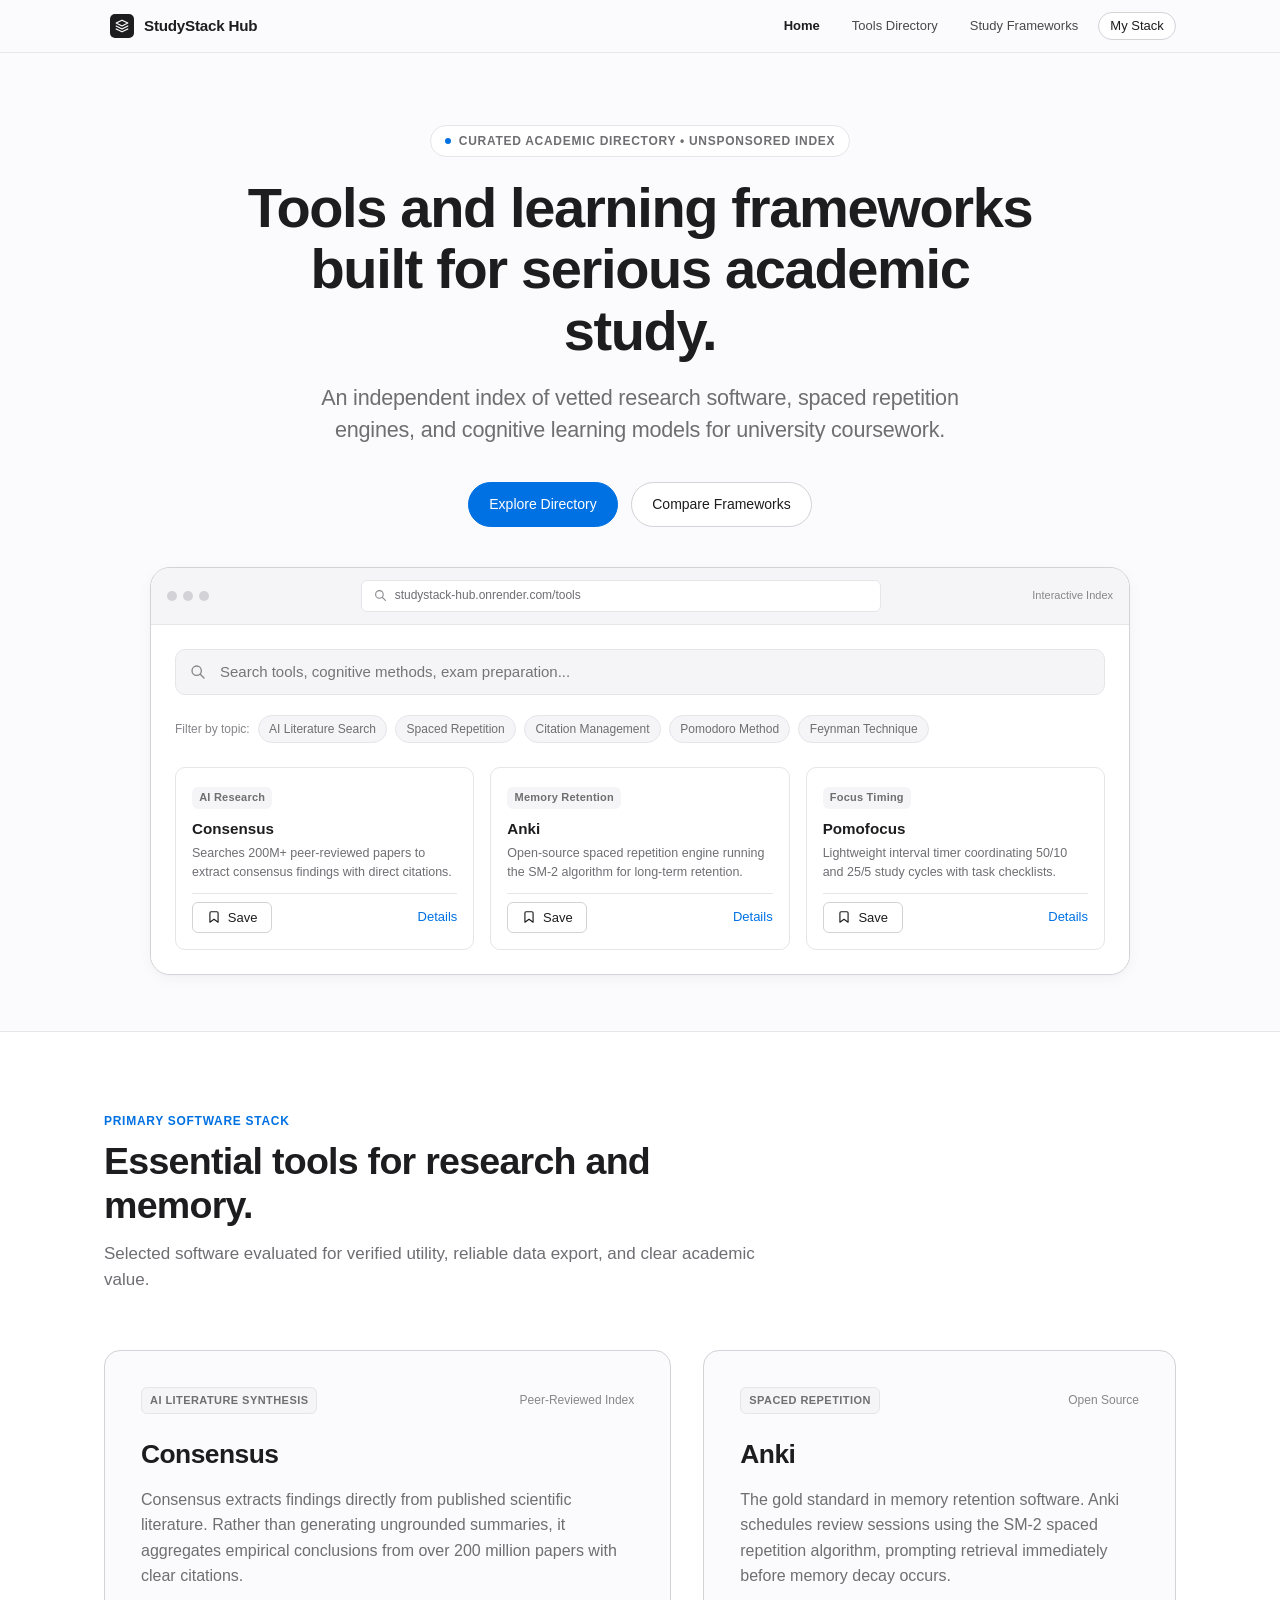
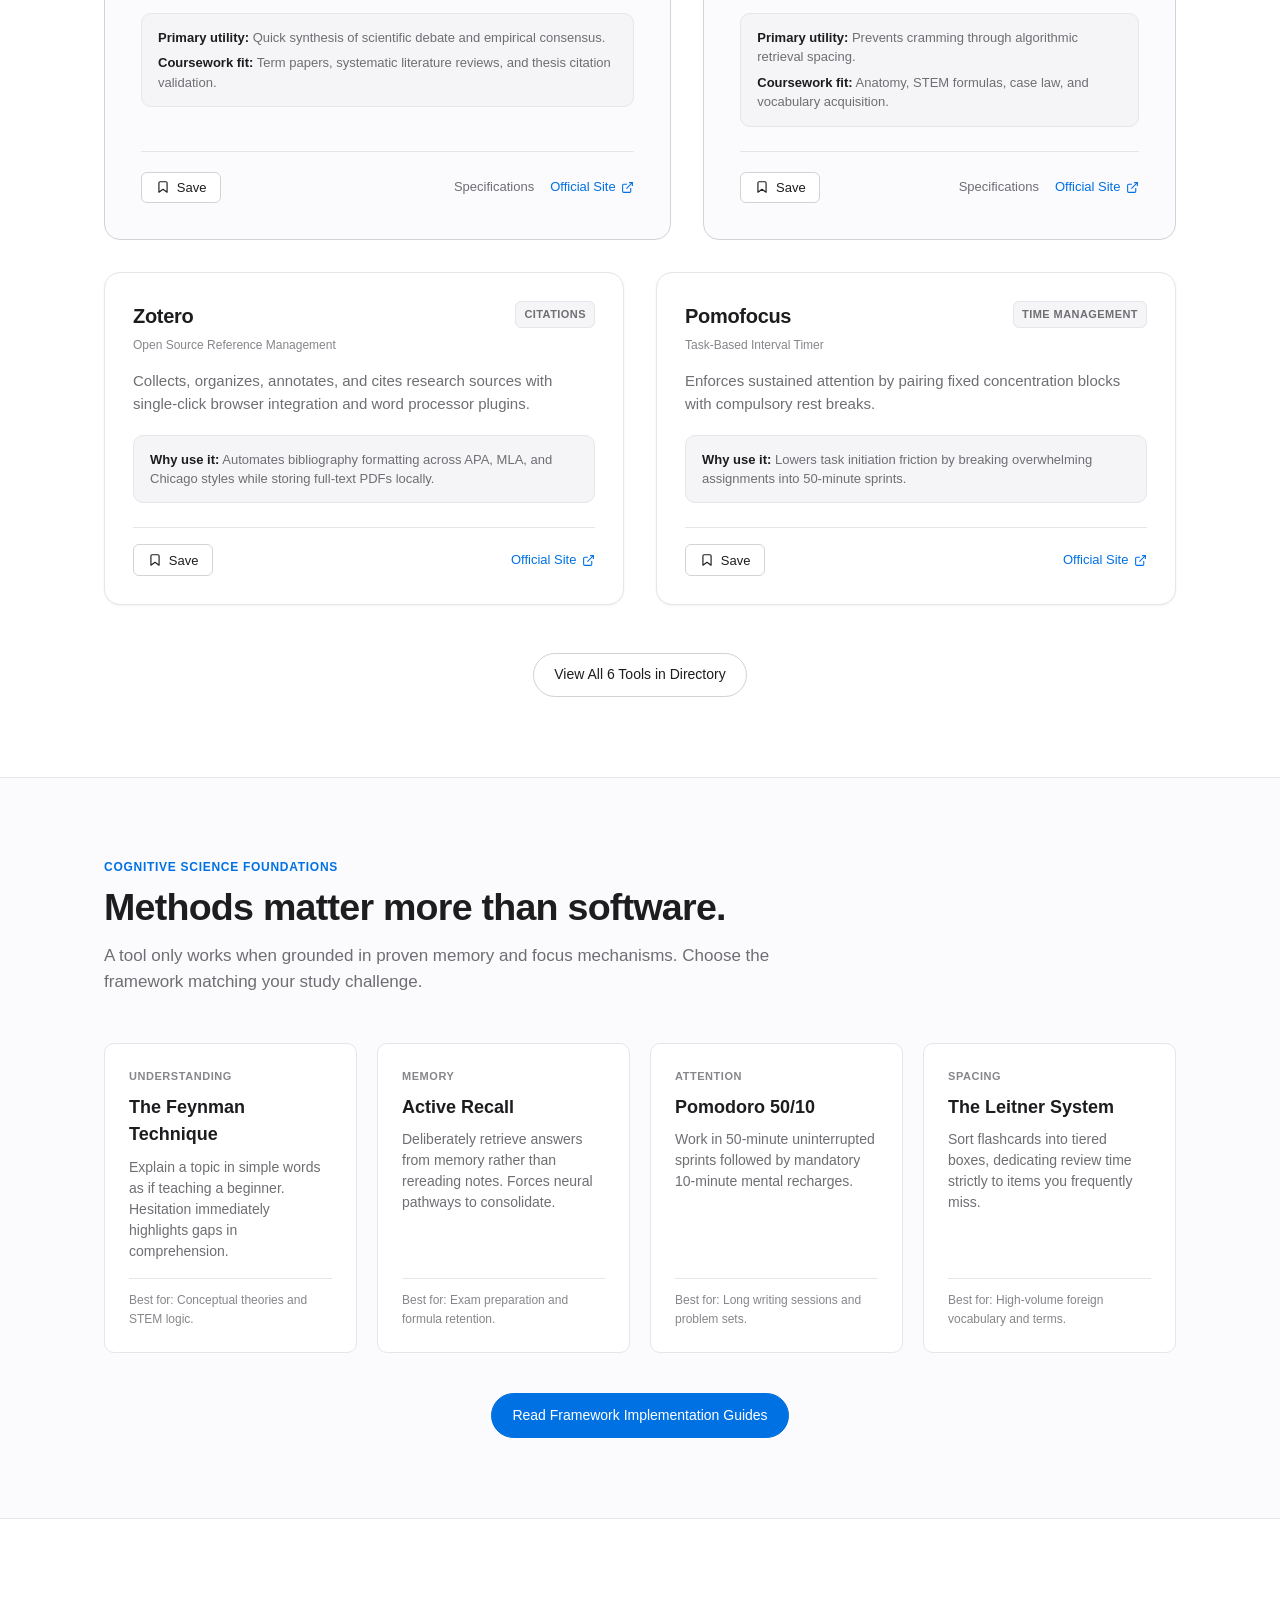
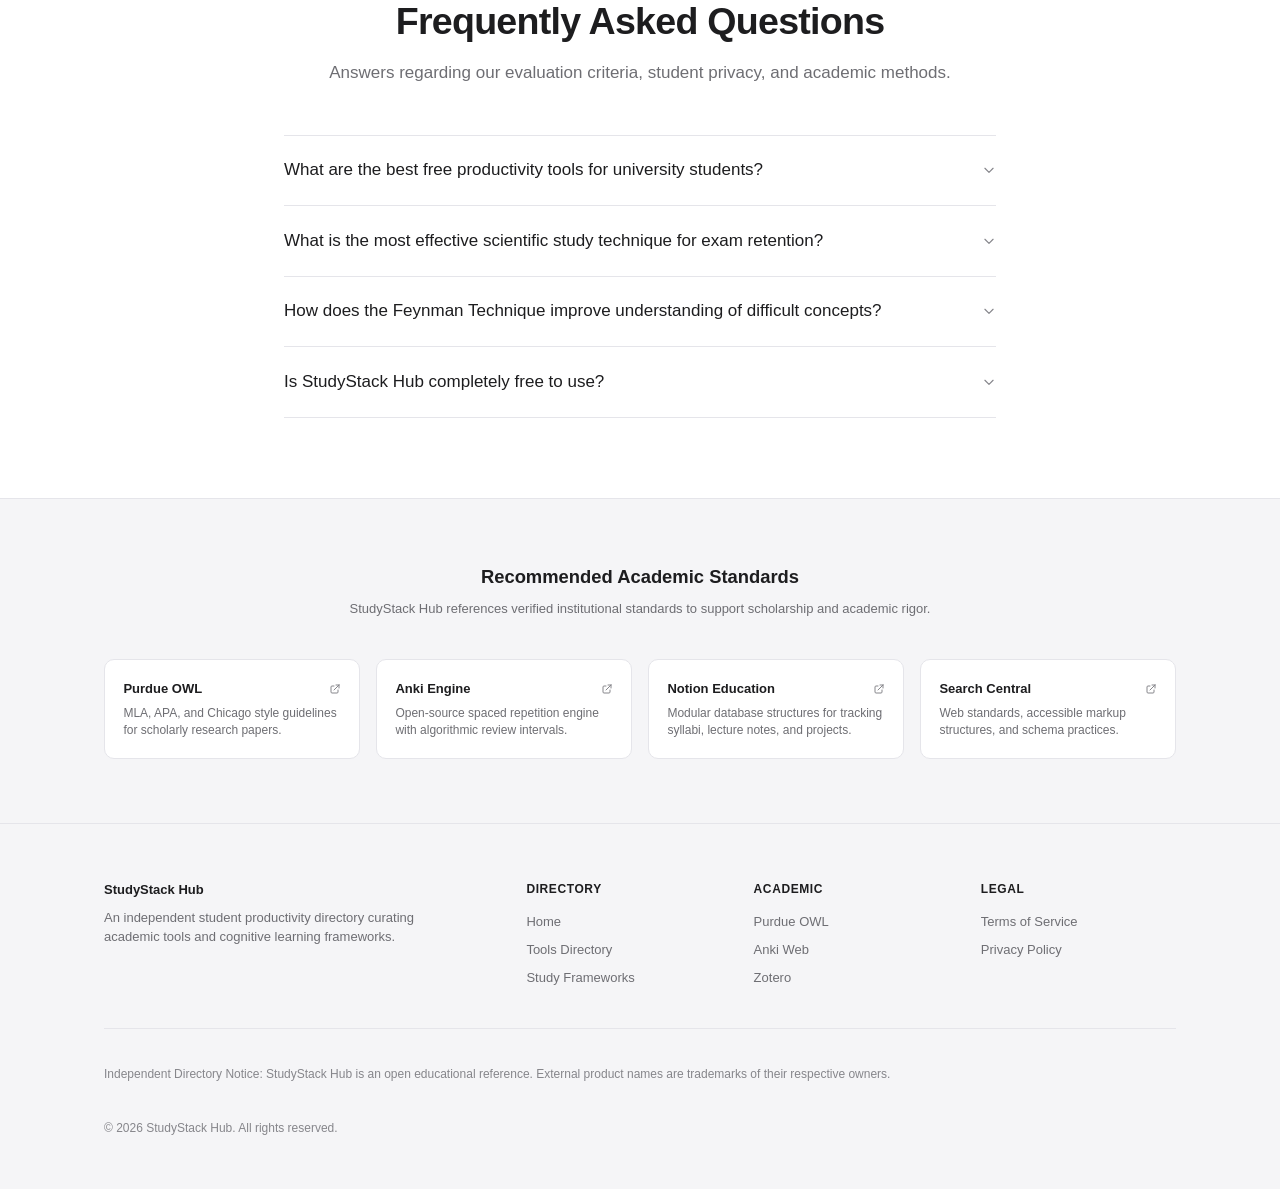
<file: index.html>
<!doctype html>
<html lang="en">
<head>
  <meta charset="UTF-8">
  <meta name="viewport" content="width=device-width, initial-scale=1.0">
  
  <link rel="icon" type="image/svg+xml" href="favicon.svg">
  
  <title>StudyStack Hub: Student Productivity Directory and Study Frameworks</title>
  <meta name="title" content="StudyStack Hub: Student Productivity Directory and Study Frameworks">
  <meta name="description" content="A curated directory of vetted academic tools and evidence-based learning frameworks for university students. Discover Consensus, Anki, Feynman, and Active Recall.">
  <meta name="keywords" content="student productivity tools, academic research tools, study frameworks, active recall, feynman technique, spaced repetition flashcards, pomodoro timer, university study methods">
  <meta name="author" content="StudyStack Hub">
  <meta name="robots" content="index, follow, max-image-preview:large, max-snippet:-1, max-video-preview:-1">
  <meta name="theme-color" content="#FBFBFD">
  
  <link rel="canonical" href="https://studystack-hub.onrender.com/">

  <!-- Open Graph -->
  <meta property="og:type" content="website">
  <meta property="og:url" content="https://studystack-hub.onrender.com/">
  <meta property="og:title" content="StudyStack Hub: Student Productivity Directory and Study Frameworks">
  <meta property="og:description" content="A curated directory of vetted academic tools and evidence-based learning frameworks for university students.">
  <meta property="og:site_name" content="StudyStack Hub">
  <meta property="og:locale" content="en_US">

  <!-- Twitter -->
  <meta name="twitter:card" content="summary_large_image">
  <meta name="twitter:url" content="https://studystack-hub.onrender.com/">
  <meta name="twitter:title" content="StudyStack Hub: Student Productivity Directory and Study Frameworks">
  <meta name="twitter:description" content="A curated directory of vetted academic tools and evidence-based learning frameworks for university students.">

  <!-- Master Stylesheet -->
  <link rel="stylesheet" href="style.css">

  <!-- Structured Data: WebSite, Organization and FAQPage (JSON-LD) -->
  <script type="application/ld+json">
  {
    "@context": "https://schema.org",
    "@graph": [
      {
        "@type": "Organization",
        "@id": "https://studystack-hub.onrender.com/#organization",
        "name": "StudyStack Hub",
        "url": "https://studystack-hub.onrender.com/",
        "logo": "https://studystack-hub.onrender.com/favicon.svg",
        "description": "An independent student productivity directory curating academic tools, cognitive frameworks, and study methods."
      },
      {
        "@type": "WebSite",
        "@id": "https://studystack-hub.onrender.com/#website",
        "url": "https://studystack-hub.onrender.com/",
        "name": "StudyStack Hub",
        "publisher": {
          "@id": "https://studystack-hub.onrender.com/#organization"
        },
        "potentialAction": {
          "@type": "SearchAction",
          "target": "https://studystack-hub.onrender.com/tools.html?q={search_term_string}",
          "query-input": "required name=search_term_string"
        }
      },
      {
        "@type": "FAQPage",
        "@id": "https://studystack-hub.onrender.com/#faq",
        "mainEntity": [
          {
            "@type": "Question",
            "name": "What are the best free productivity tools for university students?",
            "acceptedAnswer": {
              "@type": "Answer",
              "text": "Vetted academic tools include Consensus for peer-reviewed literature synthesis, Anki for algorithmic spaced repetition, Zotero for citation management, and Pomofocus for interval focus sprints."
            }
          },
          {
            "@type": "Question",
            "name": "What is the most effective scientific study technique for exam retention?",
            "acceptedAnswer": {
              "@type": "Answer",
              "text": "Active Recall paired with Spaced Repetition outperforms passive rereading by strengthening neural synaptic pathways during deliberate memory retrieval."
            }
          },
          {
            "@type": "Question",
            "name": "How does the Feynman Technique improve understanding of difficult concepts?",
            "acceptedAnswer": {
              "@type": "Answer",
              "text": "The Feynman Technique requires you to explain a concept in plain language without academic jargon. Difficulty or hesitation reveals the precise conceptual gap you need to review."
            }
          },
          {
            "@type": "Question",
            "name": "Is StudyStack Hub free to use?",
            "acceptedAnswer": {
              "@type": "Answer",
              "text": "Yes. StudyStack Hub is an open, completely free educational directory featuring unsponsored software evaluations and evidence-backed learning frameworks."
            }
          }
        ]
      }
    ]
  }
  </script>
</head>
<body>

  <!-- Global Header -->
  <header class="site-header">
    <div class="header-inner">
      <a href="index.html" class="brand-mark" aria-label="StudyStack Hub Homepage">
        <div class="brand-icon-box">
          <svg viewBox="0 0 24 24" fill="none" stroke="currentColor" stroke-width="2" stroke-linecap="round" stroke-linejoin="round" aria-hidden="true">
            <polygon points="12 2 2 7 12 12 22 7 12 2"></polygon>
            <polyline points="2 17 12 22 22 17"></polyline>
            <polyline points="2 12 12 17 22 12"></polyline>
          </svg>
        </div>
        <span>StudyStack Hub</span>
      </a>

      <nav class="nav-links" aria-label="Primary Navigation">
        <a href="index.html" class="nav-item" aria-current="page">Home</a>
        <a href="tools.html" class="nav-item">Tools Directory</a>
        <a href="frameworks.html" class="nav-item">Study Frameworks</a>
        <button type="button" class="nav-stack-btn open-stack-drawer-btn" title="Open My Study Stack">
          <span>My Stack</span>
          <span class="stack-count-badge hidden">0</span>
        </button>
      </nav>

      <button id="mobile-menu-button" type="button" class="mobile-nav-toggle" aria-controls="mobile-menu" aria-expanded="false" aria-label="Toggle navigation menu">
        <svg id="menu-closed-icon" style="width: 22px; height: 22px;" fill="none" stroke="currentColor" viewBox="0 0 24 24">
          <path stroke-linecap="round" stroke-linejoin="round" stroke-width="2" d="M4 6h16M4 12h16M4 18h16"></path>
        </svg>
        <svg id="menu-opened-icon" class="hidden" style="width: 22px; height: 22px;" fill="none" stroke="currentColor" viewBox="0 0 24 24">
          <path stroke-linecap="round" stroke-linejoin="round" stroke-width="2" d="M6 18L18 6M6 6l12 12"></path>
        </svg>
      </button>
    </div>

    <!-- Mobile Navigation Drawer -->
    <div id="mobile-menu" class="mobile-menu-drawer hidden">
      <a href="index.html" class="mobile-menu-link" aria-current="page">Home</a>
      <a href="tools.html" class="mobile-menu-link">Tools Directory</a>
      <a href="frameworks.html" class="mobile-menu-link">Study Frameworks</a>
      <button type="button" class="open-stack-drawer-btn mobile-menu-link" style="width: 100%; text-align: left; background: none; border: none; cursor: pointer; padding: 0.75rem 0;">
        <span>My Study Stack</span>
        <span class="stack-count-badge hidden">0</span>
      </button>
    </div>
  </header>

  <!-- Main Content Stage -->
  <main style="flex-grow: 1;">

    <!-- HERO SECTION: Product As Visual Stage -->
    <section style="padding: 4.5rem 0 3.5rem; text-align: center;">
      <div class="container">
        
        <span class="eyebrow-badge" style="margin-bottom: 1.25rem;">
          <span class="eyebrow-badge-dot"></span>
          Curated Academic Directory • Unsponsored Index
        </span>

        <h1 class="text-hero-title" style="max-width: 820px; margin: 0 auto 1.25rem;">
          Tools and learning frameworks built for serious academic study.
        </h1>

        <p class="text-hero-subtitle" style="max-width: 640px; margin: 0 auto 2.25rem;">
          An independent index of vetted research software, spaced repetition engines, and cognitive learning models for university coursework.
        </p>

        <div style="display: flex; flex-wrap: wrap; justify-content: center; gap: 0.85rem; margin-bottom: 2rem;">
          <a href="tools.html" class="btn-primary">
            Explore Directory
          </a>
          <a href="frameworks.html" class="btn-secondary">
            Compare Frameworks
          </a>
        </div>

        <!-- PRODUCT AS MAIN VISUAL: Interactive Directory Stage -->
        <div class="product-hero-stage" aria-label="Interactive StudyStack Directory Preview">
          <div class="product-window-chrome">
            <div class="window-dots" aria-hidden="true">
              <span class="window-dot"></span>
              <span class="window-dot"></span>
              <span class="window-dot"></span>
            </div>
            <div class="window-search-pill" aria-hidden="true">
              <svg style="width: 13px; height: 13px; color: var(--color-text-tertiary);" fill="none" stroke="currentColor" viewBox="0 0 24 24"><path stroke-linecap="round" stroke-linejoin="round" stroke-width="2" d="M21 21l-6-6m2-5a7 7 0 11-14 0 7 7 0 0114 0z"/></svg>
              <span>studystack-hub.onrender.com/tools</span>
            </div>
            <span style="font-size: 0.6875rem; font-weight: 500; color: var(--color-text-tertiary);">Interactive Index</span>
          </div>

          <div class="product-stage-body">
            
            <!-- Real Working Search Form -->
            <div class="product-hero-search-wrapper">
              <form id="hero-search-form" role="search" onsubmit="event.preventDefault(); handleHeroSearch();">
                <label for="hero-search-input" class="sr-only">Search academic tools and learning methods</label>
                <div style="position: relative;">
                  <svg class="search-icon-adornment" fill="none" stroke="currentColor" viewBox="0 0 24 24" aria-hidden="true">
                    <path stroke-linecap="round" stroke-linejoin="round" stroke-width="2" d="M21 21l-6-6m2-5a7 7 0 11-14 0 7 7 0 0114 0z"></path>
                  </svg>
                  <input
                    type="search"
                    id="hero-search-input"
                    class="search-input-field"
                    placeholder="Search tools, cognitive methods, exam preparation..."
                    autocomplete="off"
                  >
                </div>
              </form>

              <!-- Live Dynamic Search Results Popover -->
              <div id="hero-search-results" class="search-results-popover hidden" aria-live="polite"></div>
            </div>

            <!-- Quick Jump Filter Chips -->
            <div class="quick-pills-row">
              <span style="font-size: 0.75rem; color: var(--color-text-tertiary); font-weight: 500;">Filter by topic:</span>
              <a href="tools.html?category=ai-research" class="quick-pill">AI Literature Search</a>
              <a href="tools.html?category=retention" class="quick-pill">Spaced Repetition</a>
              <a href="tools.html?category=citations" class="quick-pill">Citation Management</a>
              <a href="frameworks.html#pomodoro" class="quick-pill">Pomodoro Method</a>
              <a href="frameworks.html#feynman" class="quick-pill">Feynman Technique</a>
            </div>

            <!-- Working Micro-Showcase of Tools -->
            <div class="stage-showcase-grid">
              
              <article class="stage-micro-card">
                <div>
                  <span class="micro-card-badge">AI Research</span>
                  <h3 class="micro-card-title">Consensus</h3>
                  <p class="micro-card-desc">
                    Searches 200M+ peer-reviewed papers to extract consensus findings with direct citations.
                  </p>
                </div>
                <div class="micro-card-footer">
                  <button
                    type="button"
                    class="btn-save-stack"
                    data-id="consensus"
                    data-title="Consensus"
                    data-category="AI Research"
                    data-url="tools.html#consensus"
                    data-snippet="Academic search engine synthesizing 200M+ peer-reviewed papers."
                    title="Save to My Study Stack"
                  >
                    <svg viewBox="0 0 24 24" fill="none" stroke="currentColor" stroke-width="2"><path d="M19 21l-7-5-7 5V5a2 2 0 0 1 2-2h10a2 2 0 0 1 2 2z"/></svg>
                    <span>Save</span>
                  </button>
                  <a href="tools.html#consensus" class="btn-external-link">Details</a>
                </div>
              </article>

              <article class="stage-micro-card">
                <div>
                  <span class="micro-card-badge">Memory Retention</span>
                  <h3 class="micro-card-title">Anki</h3>
                  <p class="micro-card-desc">
                    Open-source spaced repetition engine running the SM-2 algorithm for long-term retention.
                  </p>
                </div>
                <div class="micro-card-footer">
                  <button
                    type="button"
                    class="btn-save-stack"
                    data-id="anki"
                    data-title="Anki"
                    data-category="Flashcards"
                    data-url="tools.html#anki"
                    data-snippet="SM-2 algorithmic spaced repetition flashcards for permanent retention."
                    title="Save to My Study Stack"
                  >
                    <svg viewBox="0 0 24 24" fill="none" stroke="currentColor" stroke-width="2"><path d="M19 21l-7-5-7 5V5a2 2 0 0 1 2-2h10a2 2 0 0 1 2 2z"/></svg>
                    <span>Save</span>
                  </button>
                  <a href="tools.html#anki" class="btn-external-link">Details</a>
                </div>
              </article>

              <article class="stage-micro-card">
                <div>
                  <span class="micro-card-badge">Focus Timing</span>
                  <h3 class="micro-card-title">Pomofocus</h3>
                  <p class="micro-card-desc">
                    Lightweight interval timer coordinating 50/10 and 25/5 study cycles with task checklists.
                  </p>
                </div>
                <div class="micro-card-footer">
                  <button
                    type="button"
                    class="btn-save-stack"
                    data-id="pomofocus"
                    data-title="Pomofocus"
                    data-category="Focus"
                    data-url="tools.html#pomofocus"
                    data-snippet="Distraction-free interval timer pairing work sprints with task lists."
                    title="Save to My Study Stack"
                  >
                    <svg viewBox="0 0 24 24" fill="none" stroke="currentColor" stroke-width="2"><path d="M19 21l-7-5-7 5V5a2 2 0 0 1 2-2h10a2 2 0 0 1 2 2z"/></svg>
                    <span>Save</span>
                  </button>
                  <a href="tools.html#pomofocus" class="btn-external-link">Details</a>
                </div>
              </article>

            </div>

          </div>
        </div>

      </div>
    </section>

    <!-- SECTION: Curated Software Spotlight (Varied Section Composition) -->
    <section style="padding: 5rem 0; border-top: 1px solid var(--color-border-subtle); background-color: var(--color-surface);">
      <div class="container">
        
        <div style="display: flex; flex-direction: column; align-items: flex-start; max-width: 680px; margin-bottom: 3.5rem;">
          <span style="font-size: 0.75rem; font-weight: 600; text-transform: uppercase; letter-spacing: 0.06em; color: var(--color-accent); margin-bottom: 0.5rem;">
            Primary Software Stack
          </span>
          <h2 class="text-section-title" style="margin: 0 0 0.85rem;">
            Essential tools for research and memory.
          </h2>
          <p class="text-section-subtitle" style="margin: 0;">
            Selected software evaluated for verified utility, reliable data export, and clear academic value.
          </p>
        </div>

        <!-- Asymmetric Spotlight Layout -->
        <div class="spotlight-grid">
          
          <!-- Primary Spotlight: Consensus -->
          <article style="background-color: var(--color-bg); border: 1px solid var(--color-border); border-radius: var(--radius-lg); padding: 2.25rem; display: flex; flex-direction: column; justify-content: space-between;">
            <div>
              <div style="display: flex; align-items: center; justify-content: space-between; margin-bottom: 1.25rem;">
                <span class="tool-card-category-label">AI Literature Synthesis</span>
                <span style="font-size: 0.75rem; color: var(--color-text-tertiary);">Peer-Reviewed Index</span>
              </div>

              <h3 style="font-size: 1.65rem; font-weight: 600; letter-spacing: -0.02em; color: var(--color-text); margin: 0 0 0.75rem;">
                Consensus
              </h3>

              <p style="font-size: 1rem; line-height: 1.6; color: var(--color-text-secondary); margin: 0 0 1.5rem;">
                Consensus extracts findings directly from published scientific literature. Rather than generating ungrounded summaries, it aggregates empirical conclusions from over 200 million papers with clear citations.
              </p>

              <div class="tool-spec-box">
                <p style="margin: 0 0 0.4rem;"><strong style="color: var(--color-text);">Primary utility:</strong> Quick synthesis of scientific debate and empirical consensus.</p>
                <p style="margin: 0;"><strong style="color: var(--color-text);">Coursework fit:</strong> Term papers, systematic literature reviews, and thesis citation validation.</p>
              </div>
            </div>

            <div style="display: flex; align-items: center; justify-content: space-between; padding-top: 1.25rem; border-top: 1px solid var(--color-border-subtle);">
              <button
                type="button"
                class="btn-save-stack"
                data-id="consensus"
                data-title="Consensus"
                data-category="AI Research"
                data-url="tools.html#consensus"
                data-snippet="Academic search engine synthesizing 200M+ peer-reviewed papers."
              >
                <svg viewBox="0 0 24 24" fill="none" stroke="currentColor" stroke-width="2"><path d="M19 21l-7-5-7 5V5a2 2 0 0 1 2-2h10a2 2 0 0 1 2 2z"/></svg>
                <span>Save to Stack</span>
              </button>
              <div style="display: flex; align-items: center; gap: 1rem;">
                <a href="tools.html#consensus" style="font-size: 0.8125rem; font-weight: 500; color: var(--color-text-secondary);">Specifications</a>
                <a href="https://consensus.app" target="_blank" rel="noopener noreferrer" class="btn-external-link">
                  Official Site
                  <svg viewBox="0 0 24 24" fill="none" stroke="currentColor" stroke-width="2"><path d="M18 13v6a2 2 0 0 1-2 2H5a2 2 0 0 1-2-2V8a2 2 0 0 1 2-2h6"/><polyline points="15 3 21 3 21 9"/><line x1="10" y1="14" x2="21" y2="3"/></svg>
                </a>
              </div>
            </div>
          </article>

          <!-- Secondary Spotlight: Anki -->
          <article style="background-color: var(--color-bg); border: 1px solid var(--color-border); border-radius: var(--radius-lg); padding: 2.25rem; display: flex; flex-direction: column; justify-content: space-between;">
            <div>
              <div style="display: flex; align-items: center; justify-content: space-between; margin-bottom: 1.25rem;">
                <span class="tool-card-category-label">Spaced Repetition</span>
                <span style="font-size: 0.75rem; color: var(--color-text-tertiary);">Open Source</span>
              </div>

              <h3 style="font-size: 1.65rem; font-weight: 600; letter-spacing: -0.02em; color: var(--color-text); margin: 0 0 0.75rem;">
                Anki
              </h3>

              <p style="font-size: 1rem; line-height: 1.6; color: var(--color-text-secondary); margin: 0 0 1.5rem;">
                The gold standard in memory retention software. Anki schedules review sessions using the SM-2 spaced repetition algorithm, prompting retrieval immediately before memory decay occurs.
              </p>

              <div class="tool-spec-box">
                <p style="margin: 0 0 0.4rem;"><strong style="color: var(--color-text);">Primary utility:</strong> Prevents cramming through algorithmic retrieval spacing.</p>
                <p style="margin: 0;"><strong style="color: var(--color-text);">Coursework fit:</strong> Anatomy, STEM formulas, case law, and vocabulary acquisition.</p>
              </div>
            </div>

            <div style="display: flex; align-items: center; justify-content: space-between; padding-top: 1.25rem; border-top: 1px solid var(--color-border-subtle);">
              <button
                type="button"
                class="btn-save-stack"
                data-id="anki"
                data-title="Anki"
                data-category="Flashcards"
                data-url="tools.html#anki"
                data-snippet="SM-2 algorithmic spaced repetition flashcards for permanent retention."
              >
                <svg viewBox="0 0 24 24" fill="none" stroke="currentColor" stroke-width="2"><path d="M19 21l-7-5-7 5V5a2 2 0 0 1 2-2h10a2 2 0 0 1 2 2z"/></svg>
                <span>Save to Stack</span>
              </button>
              <div style="display: flex; align-items: center; gap: 1rem;">
                <a href="tools.html#anki" style="font-size: 0.8125rem; font-weight: 500; color: var(--color-text-secondary);">Specifications</a>
                <a href="https://apps.ankiweb.net" target="_blank" rel="noopener noreferrer" class="btn-external-link">
                  Official Site
                  <svg viewBox="0 0 24 24" fill="none" stroke="currentColor" stroke-width="2"><path d="M18 13v6a2 2 0 0 1-2 2H5a2 2 0 0 1-2-2V8a2 2 0 0 1 2-2h6"/><polyline points="15 3 21 3 21 9"/><line x1="10" y1="14" x2="21" y2="3"/></svg>
                </a>
              </div>
            </div>
          </article>

        </div>

        <!-- Additional Row: Zotero & Pomofocus -->
        <div class="two-col-grid">
          
          <article class="tool-card">
            <div>
              <div class="tool-card-header">
                <div>
                  <h3 class="tool-card-title">Zotero</h3>
                  <span style="font-size: 0.75rem; color: var(--color-text-tertiary);">Open Source Reference Management</span>
                </div>
                <span class="tool-card-category-label">Citations</span>
              </div>
              <p class="tool-card-desc">
                Collects, organizes, annotates, and cites research sources with single-click browser integration and word processor plugins.
              </p>
              <div class="tool-spec-box">
                <strong>Why use it:</strong> Automates bibliography formatting across APA, MLA, and Chicago styles while storing full-text PDFs locally.
              </div>
            </div>
            <div class="tool-card-actions">
              <button type="button" class="btn-save-stack" data-id="zotero" data-title="Zotero" data-category="Citations" data-url="tools.html#zotero" data-snippet="Open-source reference manager and automatic citation generator.">
                <svg viewBox="0 0 24 24" fill="none" stroke="currentColor" stroke-width="2"><path d="M19 21l-7-5-7 5V5a2 2 0 0 1 2-2h10a2 2 0 0 1 2 2z"/></svg>
                <span>Save to Stack</span>
              </button>
              <a href="https://www.zotero.org" target="_blank" rel="noopener noreferrer" class="btn-external-link">
                Official Site
                <svg viewBox="0 0 24 24" fill="none" stroke="currentColor" stroke-width="2"><path d="M18 13v6a2 2 0 0 1-2 2H5a2 2 0 0 1-2-2V8a2 2 0 0 1 2-2h6"/><polyline points="15 3 21 3 21 9"/><line x1="10" y1="14" x2="21" y2="3"/></svg>
              </a>
            </div>
          </article>

          <article class="tool-card">
            <div>
              <div class="tool-card-header">
                <div>
                  <h3 class="tool-card-title">Pomofocus</h3>
                  <span style="font-size: 0.75rem; color: var(--color-text-tertiary);">Task-Based Interval Timer</span>
                </div>
                <span class="tool-card-category-label">Time Management</span>
              </div>
              <p class="tool-card-desc">
                Enforces sustained attention by pairing fixed concentration blocks with compulsory rest breaks.
              </p>
              <div class="tool-spec-box">
                <strong>Why use it:</strong> Lowers task initiation friction by breaking overwhelming assignments into 50-minute sprints.
              </div>
            </div>
            <div class="tool-card-actions">
              <button type="button" class="btn-save-stack" data-id="pomofocus" data-title="Pomofocus" data-category="Focus" data-url="tools.html#pomofocus" data-snippet="Distraction-free interval timer pairing sprints with task lists.">
                <svg viewBox="0 0 24 24" fill="none" stroke="currentColor" stroke-width="2"><path d="M19 21l-7-5-7 5V5a2 2 0 0 1 2-2h10a2 2 0 0 1 2 2z"/></svg>
                <span>Save to Stack</span>
              </button>
              <a href="https://pomofocus.io" target="_blank" rel="noopener noreferrer" class="btn-external-link">
                Official Site
                <svg viewBox="0 0 24 24" fill="none" stroke="currentColor" stroke-width="2"><path d="M18 13v6a2 2 0 0 1-2 2H5a2 2 0 0 1-2-2V8a2 2 0 0 1 2-2h6"/><polyline points="15 3 21 3 21 9"/><line x1="10" y1="14" x2="21" y2="3"/></svg>
              </a>
            </div>
          </article>

        </div>

        <div style="text-align: center; margin-top: 3rem;">
          <a href="tools.html" class="btn-secondary">
            View All 6 Tools in Directory
          </a>
        </div>

      </div>
    </section>

    <!-- SECTION: Cognitive Study Frameworks (Side-by-Side Comparison) -->
    <section style="padding: 5rem 0; border-top: 1px solid var(--color-border-subtle); background-color: var(--color-bg);">
      <div class="container">
        
        <div style="display: flex; flex-direction: column; align-items: flex-start; max-width: 680px; margin-bottom: 3rem;">
          <span style="font-size: 0.75rem; font-weight: 600; text-transform: uppercase; letter-spacing: 0.06em; color: var(--color-accent); margin-bottom: 0.5rem;">
            Cognitive Science Foundations
          </span>
          <h2 class="text-section-title" style="margin: 0 0 0.85rem;">
            Methods matter more than software.
          </h2>
          <p class="text-section-subtitle" style="margin: 0;">
            A tool only works when grounded in proven memory and focus mechanisms. Choose the framework matching your study challenge.
          </p>
        </div>

        <!-- 4 Framework Columns -->
        <div class="four-col-grid">
          
          <div style="background-color: var(--color-surface); border: 1px solid var(--color-border-subtle); border-radius: var(--radius-md); padding: 1.5rem; display: flex; flex-direction: column; justify-content: space-between;">
            <div>
              <span style="font-size: 0.6875rem; font-weight: 600; color: var(--color-text-tertiary); text-transform: uppercase; letter-spacing: 0.05em; display: block; margin-bottom: 0.5rem;">
                Understanding
              </span>
              <h3 style="font-size: 1.125rem; font-weight: 600; color: var(--color-text); margin: 0 0 0.5rem;">
                The Feynman Technique
              </h3>
              <p style="font-size: 0.875rem; color: var(--color-text-secondary); line-height: 1.5; margin: 0 0 1rem;">
                Explain a topic in simple words as if teaching a beginner. Hesitation immediately highlights gaps in comprehension.
              </p>
            </div>
            <div style="font-size: 0.75rem; color: var(--color-text-tertiary); padding-top: 0.75rem; border-top: 1px solid var(--color-border-subtle);">
              Best for: Conceptual theories and STEM logic.
            </div>
          </div>

          <div style="background-color: var(--color-surface); border: 1px solid var(--color-border-subtle); border-radius: var(--radius-md); padding: 1.5rem; display: flex; flex-direction: column; justify-content: space-between;">
            <div>
              <span style="font-size: 0.6875rem; font-weight: 600; color: var(--color-text-tertiary); text-transform: uppercase; letter-spacing: 0.05em; display: block; margin-bottom: 0.5rem;">
                Memory
              </span>
              <h3 style="font-size: 1.125rem; font-weight: 600; color: var(--color-text); margin: 0 0 0.5rem;">
                Active Recall
              </h3>
              <p style="font-size: 0.875rem; color: var(--color-text-secondary); line-height: 1.5; margin: 0 0 1rem;">
                Deliberately retrieve answers from memory rather than rereading notes. Forces neural pathways to consolidate.
              </p>
            </div>
            <div style="font-size: 0.75rem; color: var(--color-text-tertiary); padding-top: 0.75rem; border-top: 1px solid var(--color-border-subtle);">
              Best for: Exam preparation and formula retention.
            </div>
          </div>

          <div style="background-color: var(--color-surface); border: 1px solid var(--color-border-subtle); border-radius: var(--radius-md); padding: 1.5rem; display: flex; flex-direction: column; justify-content: space-between;">
            <div>
              <span style="font-size: 0.6875rem; font-weight: 600; color: var(--color-text-tertiary); text-transform: uppercase; letter-spacing: 0.05em; display: block; margin-bottom: 0.5rem;">
                Attention
              </span>
              <h3 style="font-size: 1.125rem; font-weight: 600; color: var(--color-text); margin: 0 0 0.5rem;">
                Pomodoro 50/10
              </h3>
              <p style="font-size: 0.875rem; color: var(--color-text-secondary); line-height: 1.5; margin: 0 0 1rem;">
                Work in 50-minute uninterrupted sprints followed by mandatory 10-minute mental recharges.
              </p>
            </div>
            <div style="font-size: 0.75rem; color: var(--color-text-tertiary); padding-top: 0.75rem; border-top: 1px solid var(--color-border-subtle);">
              Best for: Long writing sessions and problem sets.
            </div>
          </div>

          <div style="background-color: var(--color-surface); border: 1px solid var(--color-border-subtle); border-radius: var(--radius-md); padding: 1.5rem; display: flex; flex-direction: column; justify-content: space-between;">
            <div>
              <span style="font-size: 0.6875rem; font-weight: 600; color: var(--color-text-tertiary); text-transform: uppercase; letter-spacing: 0.05em; display: block; margin-bottom: 0.5rem;">
                Spacing
              </span>
              <h3 style="font-size: 1.125rem; font-weight: 600; color: var(--color-text); margin: 0 0 0.5rem;">
                The Leitner System
              </h3>
              <p style="font-size: 0.875rem; color: var(--color-text-secondary); line-height: 1.5; margin: 0 0 1rem;">
                Sort flashcards into tiered boxes, dedicating review time strictly to items you frequently miss.
              </p>
            </div>
            <div style="font-size: 0.75rem; color: var(--color-text-tertiary); padding-top: 0.75rem; border-top: 1px solid var(--color-border-subtle);">
              Best for: High-volume foreign vocabulary and terms.
            </div>
          </div>

        </div>

        <div style="text-align: center;">
          <a href="frameworks.html" class="btn-primary">
            Read Framework Implementation Guides
          </a>
        </div>

      </div>
    </section>

    <!-- SECTION: Frequently Asked Questions -->
    <section id="faq" style="padding: 5rem 0; border-top: 1px solid var(--color-border-subtle); background-color: var(--color-surface);">
      <div class="container-narrow">
        
        <div style="text-align: center; margin-bottom: 3rem;">
          <h2 class="text-section-title" style="margin: 0 0 0.75rem;">
            Frequently Asked Questions
          </h2>
          <p class="text-section-subtitle">
            Answers regarding our evaluation criteria, student privacy, and academic methods.
          </p>
        </div>

        <div class="faq-accordion">
          
          <details class="faq-item">
            <summary class="faq-summary">
              <span>What are the best free productivity tools for university students?</span>
              <svg class="faq-icon-arrow" viewBox="0 0 24 24" fill="none" stroke="currentColor" stroke-width="2"><path stroke-linecap="round" stroke-linejoin="round" d="M19 9l-7 7-7-7"/></svg>
            </summary>
            <div class="faq-answer">
              Top vetted academic software includes Consensus for empirical literature synthesis, Anki for spaced repetition flashcards, Zotero for citation management, and Pomofocus for interval focus sprints. All featured tools have practical free tiers suitable for university coursework.
            </div>
          </details>

          <details class="faq-item">
            <summary class="faq-summary">
              <span>What is the most effective scientific study technique for exam retention?</span>
              <svg class="faq-icon-arrow" viewBox="0 0 24 24" fill="none" stroke="currentColor" stroke-width="2"><path stroke-linecap="round" stroke-linejoin="round" d="M19 9l-7 7-7-7"/></svg>
            </summary>
            <div class="faq-answer">
              Active Recall combined with Spaced Repetition (via tools like Anki or the Leitner System) is proven to outperform passive rereading or highlighting. Deliberately retrieving information forces synaptic consolidation, building lasting recall for exam day.
            </div>
          </details>

          <details class="faq-item">
            <summary class="faq-summary">
              <span>How does the Feynman Technique improve understanding of difficult concepts?</span>
              <svg class="faq-icon-arrow" viewBox="0 0 24 24" fill="none" stroke="currentColor" stroke-width="2"><path stroke-linecap="round" stroke-linejoin="round" d="M19 9l-7 7-7-7"/></svg>
            </summary>
            <div class="faq-answer">
              The Feynman Technique requires you to teach a concept in plain, simple terms as if explaining it to a middle school student. Difficulty finding simple analogies immediately reveals the exact blind spot in your conceptual understanding.
            </div>
          </details>

          <details class="faq-item">
            <summary class="faq-summary">
              <span>Is StudyStack Hub completely free to use?</span>
              <svg class="faq-icon-arrow" viewBox="0 0 24 24" fill="none" stroke="currentColor" stroke-width="2"><path stroke-linecap="round" stroke-linejoin="round" d="M19 9l-7 7-7-7"/></svg>
            </summary>
            <div class="faq-answer">
              Yes. StudyStack Hub is an open, 100% free educational directory. We do not sell user data, charge subscription fees, or feature sponsored rankings.
            </div>
          </details>

        </div>

      </div>
    </section>

    <!-- SECTION: Authority Academic Standards References -->
    <section style="padding: 4rem 0; border-top: 1px solid var(--color-border-subtle); background-color: var(--color-surface-subtle);">
      <div class="container">
        
        <div style="text-align: center; max-width: 600px; margin: 0 auto 2.5rem;">
          <h2 style="font-size: 1.15rem; font-weight: 600; color: var(--color-text); margin: 0 0 0.5rem;">
            Recommended Academic Standards
          </h2>
          <p style="font-size: 0.8125rem; color: var(--color-text-secondary); margin: 0;">
            StudyStack Hub references verified institutional standards to support scholarship and academic rigor.
          </p>
        </div>

        <div class="standards-grid">
          
          <a href="https://owl.purdue.edu/" target="_blank" rel="noopener noreferrer" style="background-color: var(--color-surface); border: 1px solid var(--color-border-subtle); border-radius: var(--radius-md); padding: 1.15rem; display: block;">
            <div style="display: flex; align-items: center; justify-content: space-between; margin-bottom: 0.35rem;">
              <span style="font-size: 0.8125rem; font-weight: 600; color: var(--color-text);">Purdue OWL</span>
              <svg style="width: 12px; height: 12px; color: var(--color-text-tertiary);" fill="none" stroke="currentColor" viewBox="0 0 24 24"><path stroke-linecap="round" stroke-linejoin="round" stroke-width="2" d="M10 6H6a2 2 0 00-2 2v10a2 2 0 002 2h10a2 2 0 002-2v-4M14 4h6m0 0v6m0-6L10 14"/></svg>
            </div>
            <p style="font-size: 0.75rem; color: var(--color-text-secondary); margin: 0; line-height: 1.45;">
              MLA, APA, and Chicago style guidelines for scholarly research papers.
            </p>
          </a>

          <a href="https://apps.ankiweb.net/" target="_blank" rel="noopener noreferrer" style="background-color: var(--color-surface); border: 1px solid var(--color-border-subtle); border-radius: var(--radius-md); padding: 1.15rem; display: block;">
            <div style="display: flex; align-items: center; justify-content: space-between; margin-bottom: 0.35rem;">
              <span style="font-size: 0.8125rem; font-weight: 600; color: var(--color-text);">Anki Engine</span>
              <svg style="width: 12px; height: 12px; color: var(--color-text-tertiary);" fill="none" stroke="currentColor" viewBox="0 0 24 24"><path stroke-linecap="round" stroke-linejoin="round" stroke-width="2" d="M10 6H6a2 2 0 00-2 2v10a2 2 0 002 2h10a2 2 0 002-2v-4M14 4h6m0 0v6m0-6L10 14"/></svg>
            </div>
            <p style="font-size: 0.75rem; color: var(--color-text-secondary); margin: 0; line-height: 1.45;">
              Open-source spaced repetition engine with algorithmic review intervals.
            </p>
          </a>

          <a href="https://www.notion.so/product" target="_blank" rel="noopener noreferrer" style="background-color: var(--color-surface); border: 1px solid var(--color-border-subtle); border-radius: var(--radius-md); padding: 1.15rem; display: block;">
            <div style="display: flex; align-items: center; justify-content: space-between; margin-bottom: 0.35rem;">
              <span style="font-size: 0.8125rem; font-weight: 600; color: var(--color-text);">Notion Education</span>
              <svg style="width: 12px; height: 12px; color: var(--color-text-tertiary);" fill="none" stroke="currentColor" viewBox="0 0 24 24"><path stroke-linecap="round" stroke-linejoin="round" stroke-width="2" d="M10 6H6a2 2 0 00-2 2v10a2 2 0 002 2h10a2 2 0 002-2v-4M14 4h6m0 0v6m0-6L10 14"/></svg>
            </div>
            <p style="font-size: 0.75rem; color: var(--color-text-secondary); margin: 0; line-height: 1.45;">
              Modular database structures for tracking syllabi, lecture notes, and projects.
            </p>
          </a>

          <a href="https://developers.google.com/search" target="_blank" rel="noopener noreferrer" style="background-color: var(--color-surface); border: 1px solid var(--color-border-subtle); border-radius: var(--radius-md); padding: 1.15rem; display: block;">
            <div style="display: flex; align-items: center; justify-content: space-between; margin-bottom: 0.35rem;">
              <span style="font-size: 0.8125rem; font-weight: 600; color: var(--color-text);">Search Central</span>
              <svg style="width: 12px; height: 12px; color: var(--color-text-tertiary);" fill="none" stroke="currentColor" viewBox="0 0 24 24"><path stroke-linecap="round" stroke-linejoin="round" stroke-width="2" d="M10 6H6a2 2 0 00-2 2v10a2 2 0 002 2h10a2 2 0 002-2v-4M14 4h6m0 0v6m0-6L10 14"/></svg>
            </div>
            <p style="font-size: 0.75rem; color: var(--color-text-secondary); margin: 0; line-height: 1.45;">
              Web standards, accessible markup structures, and schema practices.
            </p>
          </a>

        </div>

      </div>
    </section>

  </main>

  <!-- Global Footer -->
  <footer class="site-footer">
    <div class="container">
      <div class="footer-nav-grid">
        <div>
          <div style="font-weight: 600; color: var(--color-text); margin-bottom: 0.5rem;">StudyStack Hub</div>
          <p style="margin: 0 0 1rem; line-height: 1.5; max-width: 320px;">
            An independent student productivity directory curating academic tools and cognitive learning frameworks.
          </p>
        </div>
        <div>
          <h3 class="footer-heading">Directory</h3>
          <ul class="footer-link-list">
            <li><a href="index.html">Home</a></li>
            <li><a href="tools.html">Tools Directory</a></li>
            <li><a href="frameworks.html">Study Frameworks</a></li>
          </ul>
        </div>
        <div>
          <h3 class="footer-heading">Academic</h3>
          <ul class="footer-link-list">
            <li><a href="https://owl.purdue.edu/" target="_blank" rel="noopener noreferrer">Purdue OWL</a></li>
            <li><a href="https://apps.ankiweb.net/" target="_blank" rel="noopener noreferrer">Anki Web</a></li>
            <li><a href="https://www.zotero.org/" target="_blank" rel="noopener noreferrer">Zotero</a></li>
          </ul>
        </div>
        <div>
          <h3 class="footer-heading">Legal</h3>
          <ul class="footer-link-list">
            <li><a href="terms.html">Terms of Service</a></li>
            <li><a href="privacy.html">Privacy Policy</a></li>
          </ul>
        </div>
      </div>
      <div class="footer-bottom-bar">
        <p>
          Independent Directory Notice: StudyStack Hub is an open educational reference. External product names are trademarks of their respective owners.
        </p>
        <p>&copy; 2026 StudyStack Hub. All rights reserved.</p>
      </div>
    </div>
  </footer>

  <!-- Slide-Out Study Stack Drawer -->
  <div id="study-stack-drawer-backdrop" class="drawer-backdrop" aria-hidden="true">
    <div class="drawer-panel" role="dialog" aria-modal="true" aria-labelledby="drawer-title">
      <div class="drawer-header">
        <div class="drawer-title-group">
          <div class="brand-icon-box" style="width: 22px; height: 22px;">
            <svg viewBox="0 0 24 24" fill="none" stroke="currentColor" stroke-width="2"><path d="M19 21l-7-5-7 5V5a2 2 0 0 1 2-2h10a2 2 0 0 1 2 2z"/></svg>
          </div>
          <div>
            <h3 id="drawer-title" class="drawer-title">My Study Stack</h3>
            <span id="study-stack-drawer-count" class="drawer-count-label">0 items</span>
          </div>
        </div>
        <button type="button" onclick="closeStudyStackDrawer()" class="drawer-close-btn" aria-label="Close drawer">
          <svg style="width: 18px; height: 18px;" fill="none" stroke="currentColor" viewBox="0 0 24 24"><path stroke-linecap="round" stroke-linejoin="round" stroke-width="2" d="M6 18L18 6M6 6l12 12"/></svg>
        </button>
      </div>
      <div id="study-stack-drawer-items" class="drawer-body"></div>
      <div class="drawer-footer">
        <span>Stored locally in browser</span>
        <button type="button" onclick="closeStudyStackDrawer()" class="btn-secondary" style="font-size: 0.75rem; padding: 0.35rem 0.75rem;">Close</button>
      </div>
    </div>
  </div>

  <div id="toast-container" role="status" aria-live="polite"></div>
  <script src="script.js" defer></script>
</body>
</html>
</file>
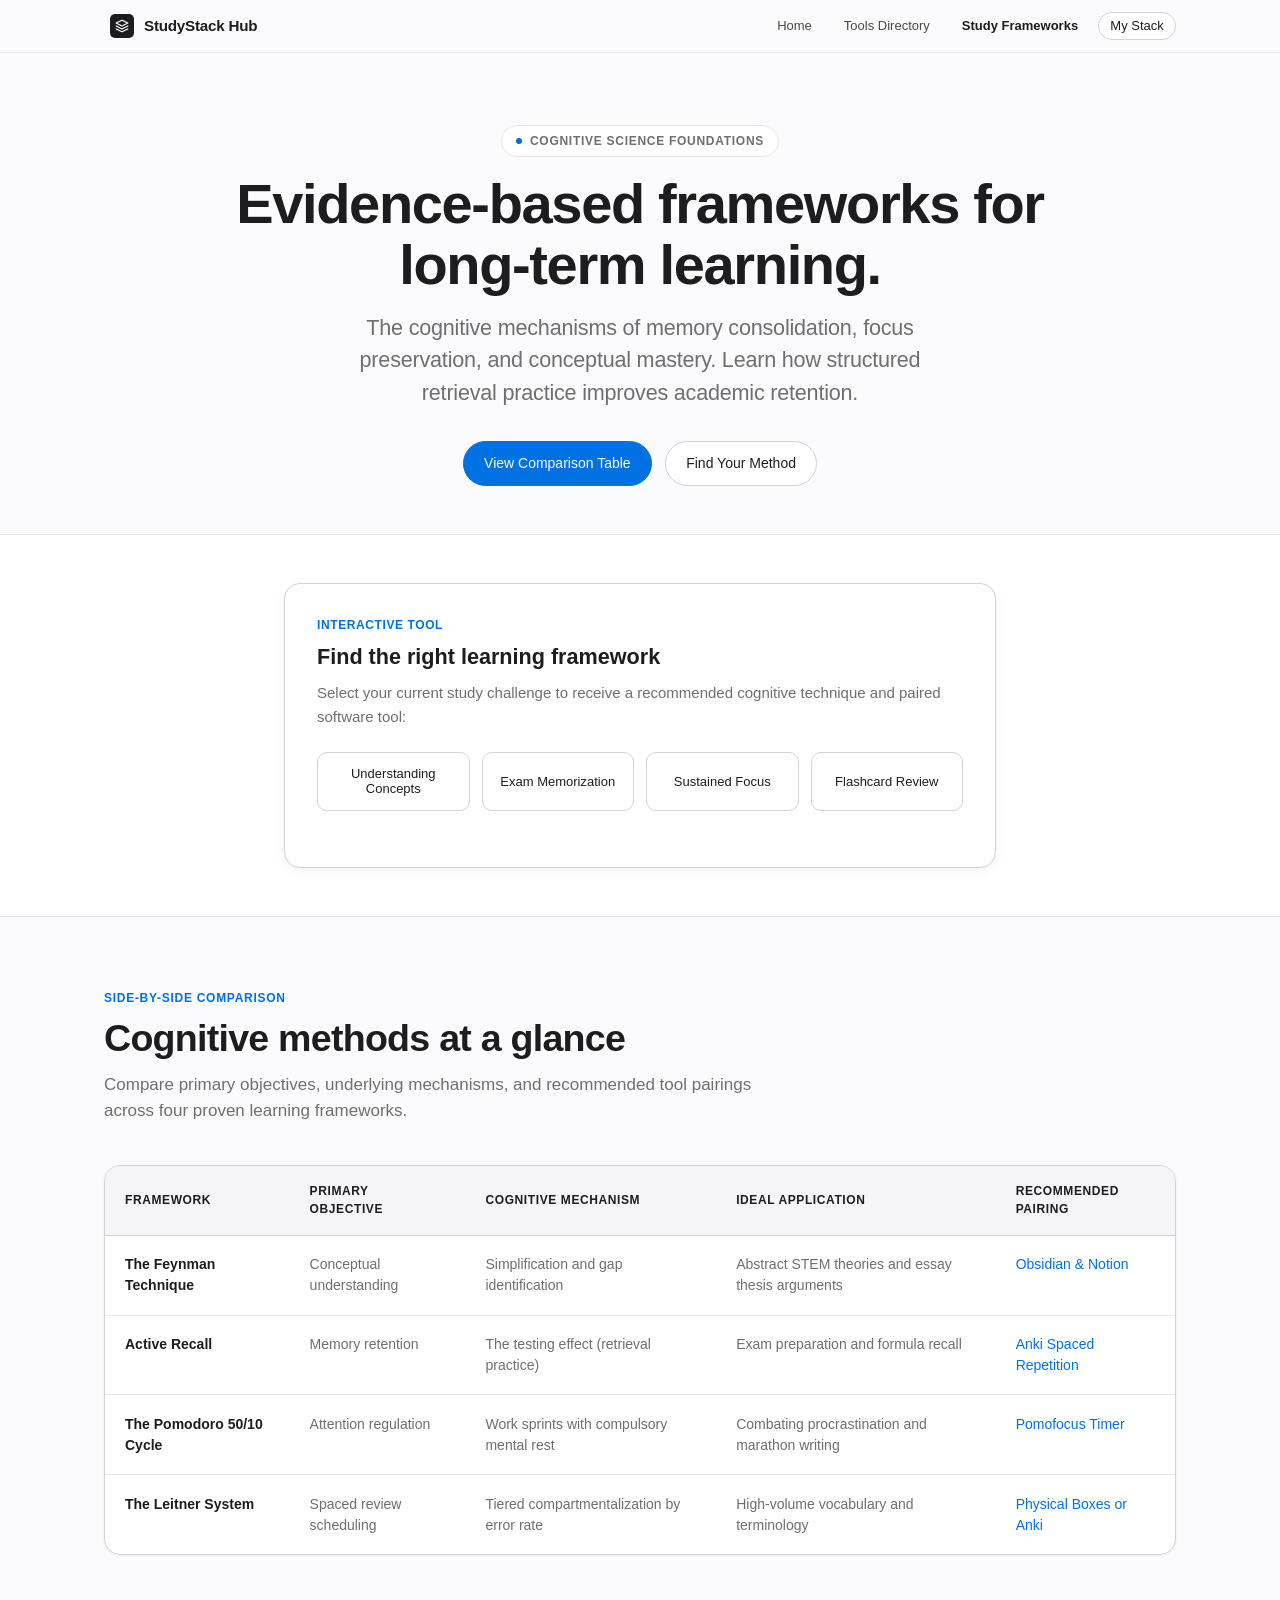
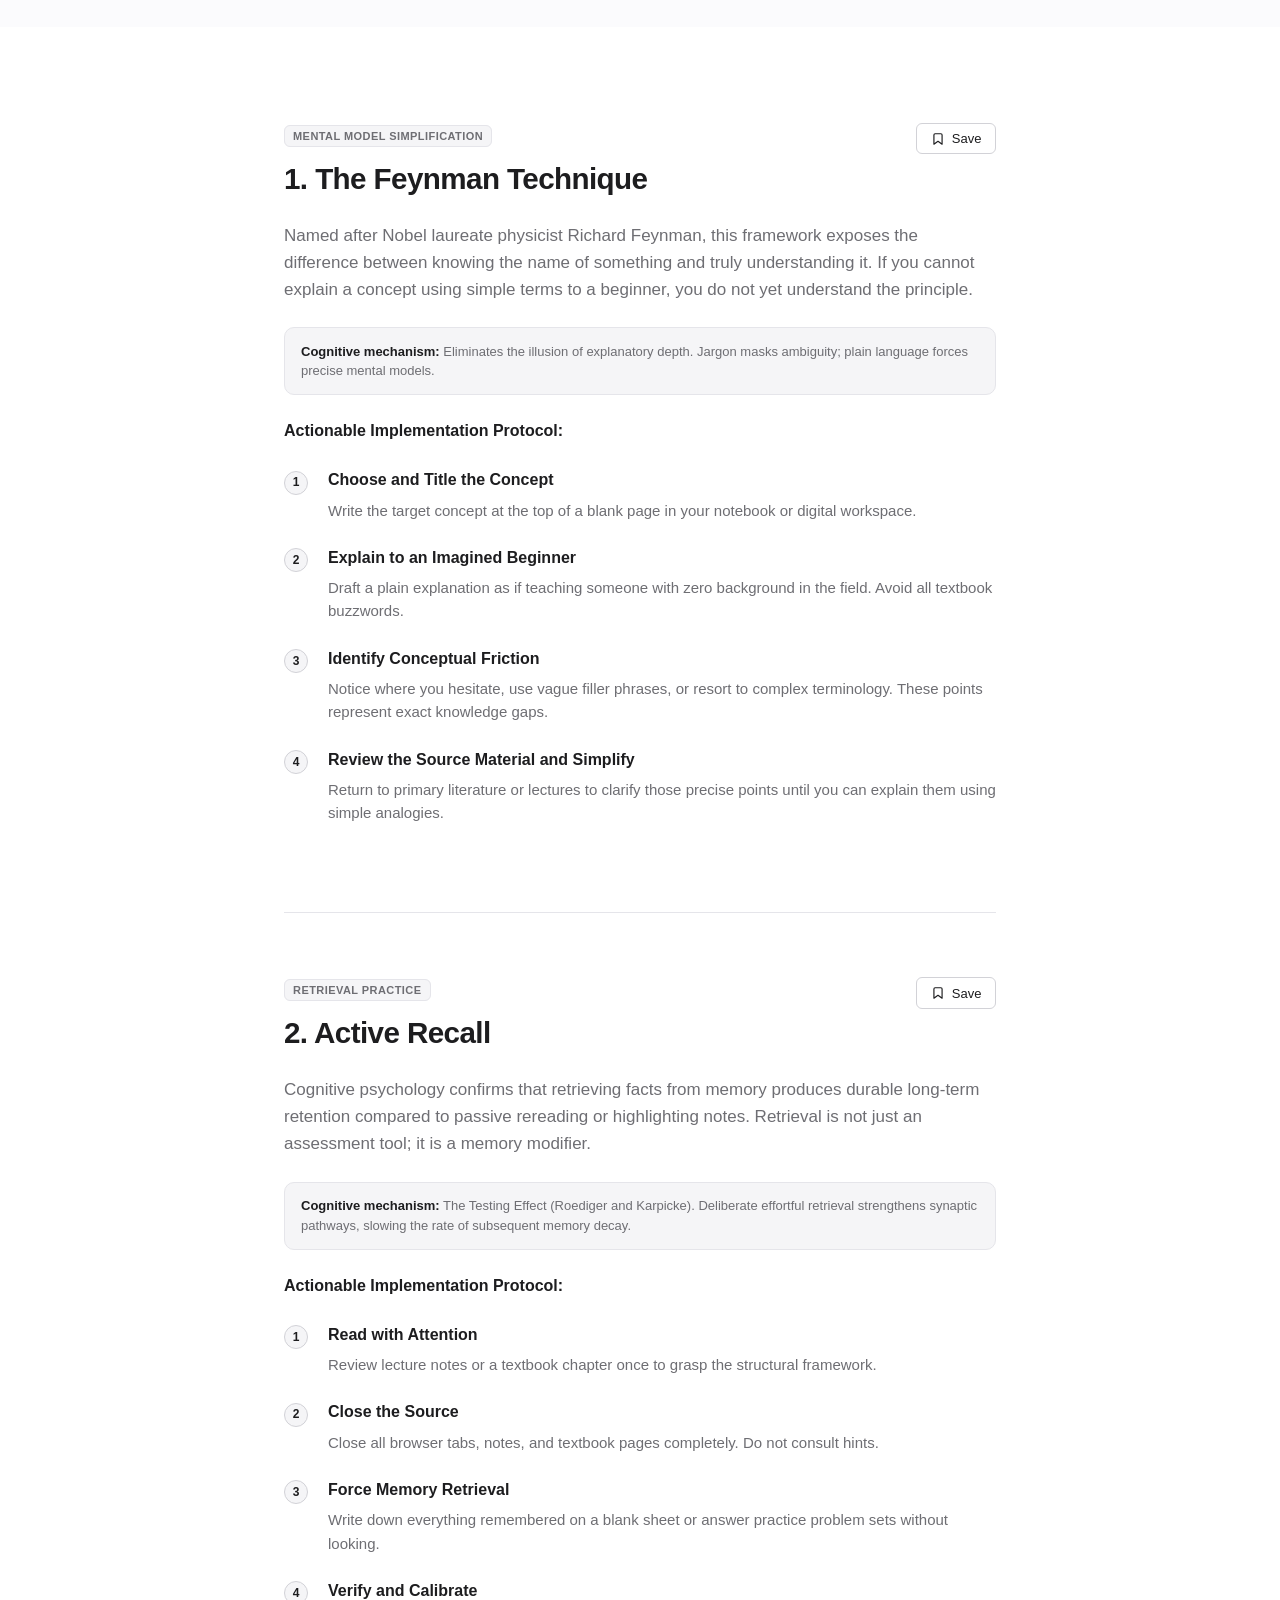
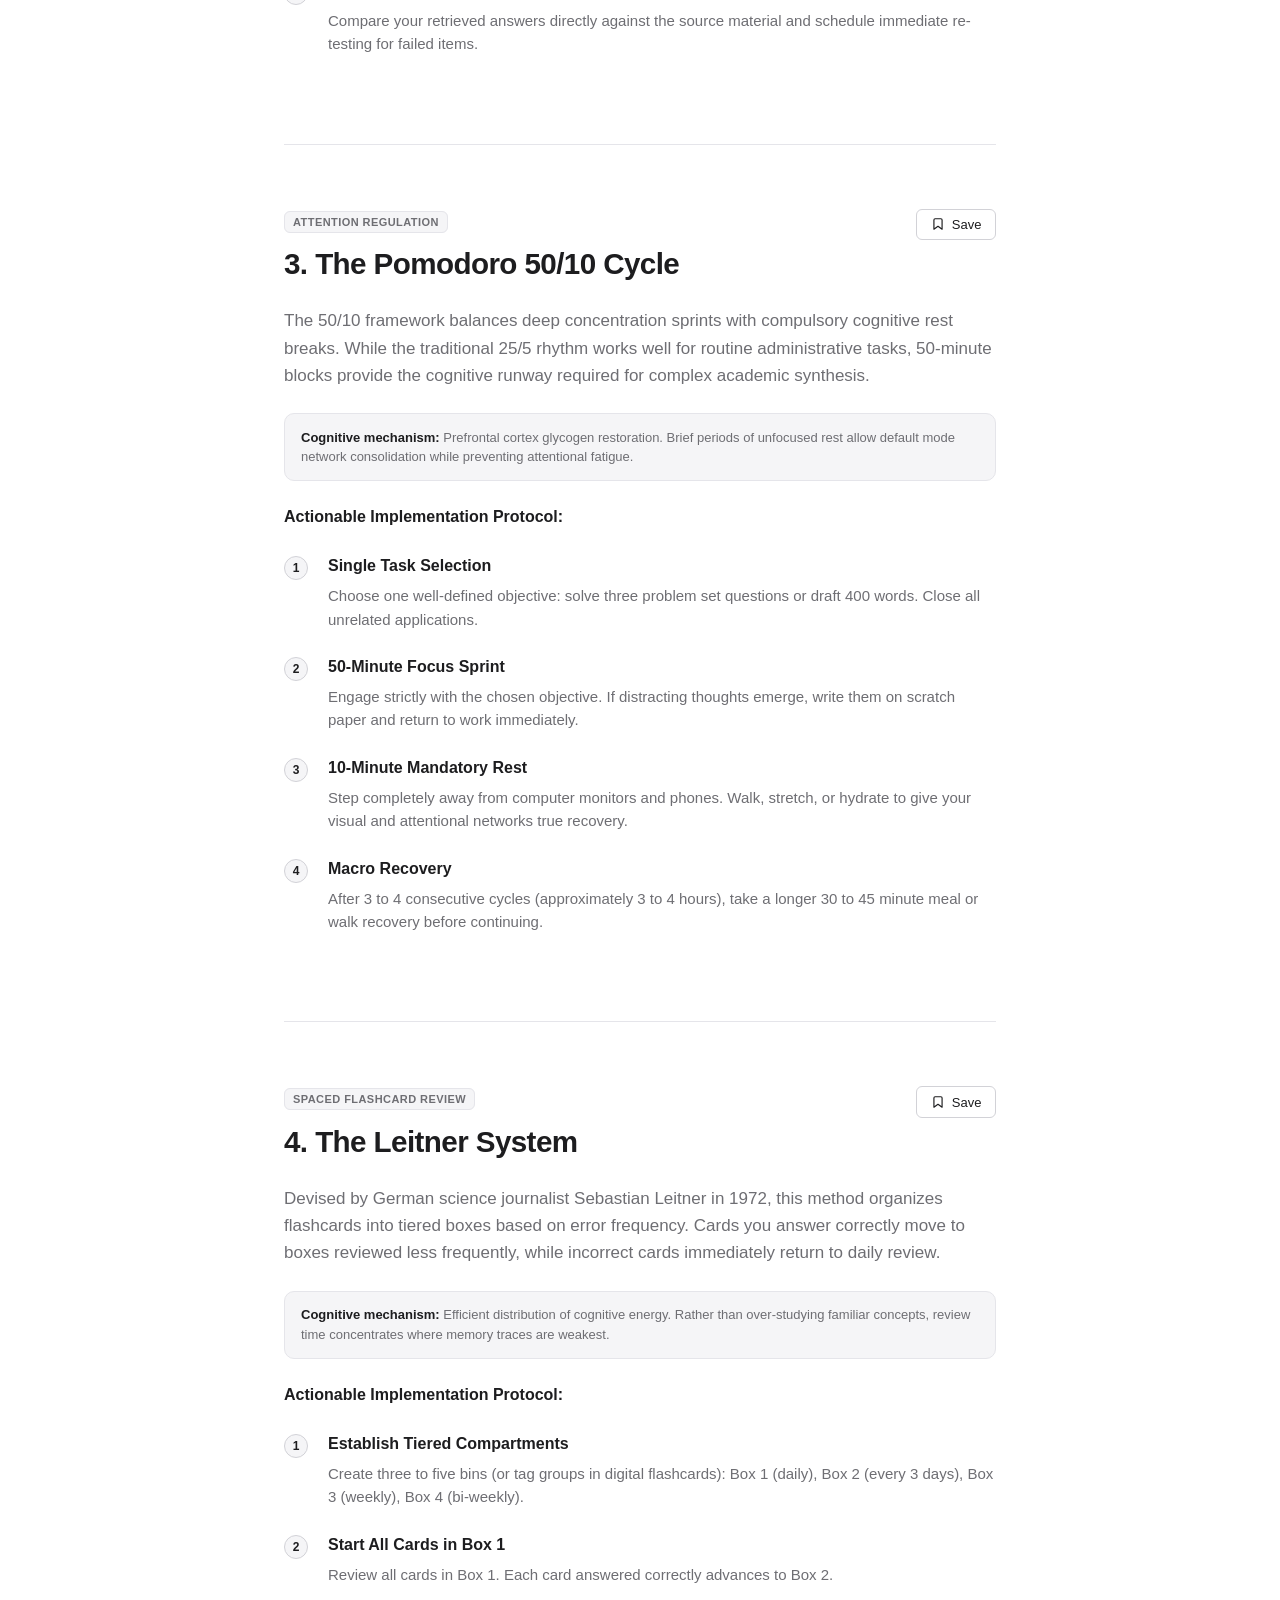
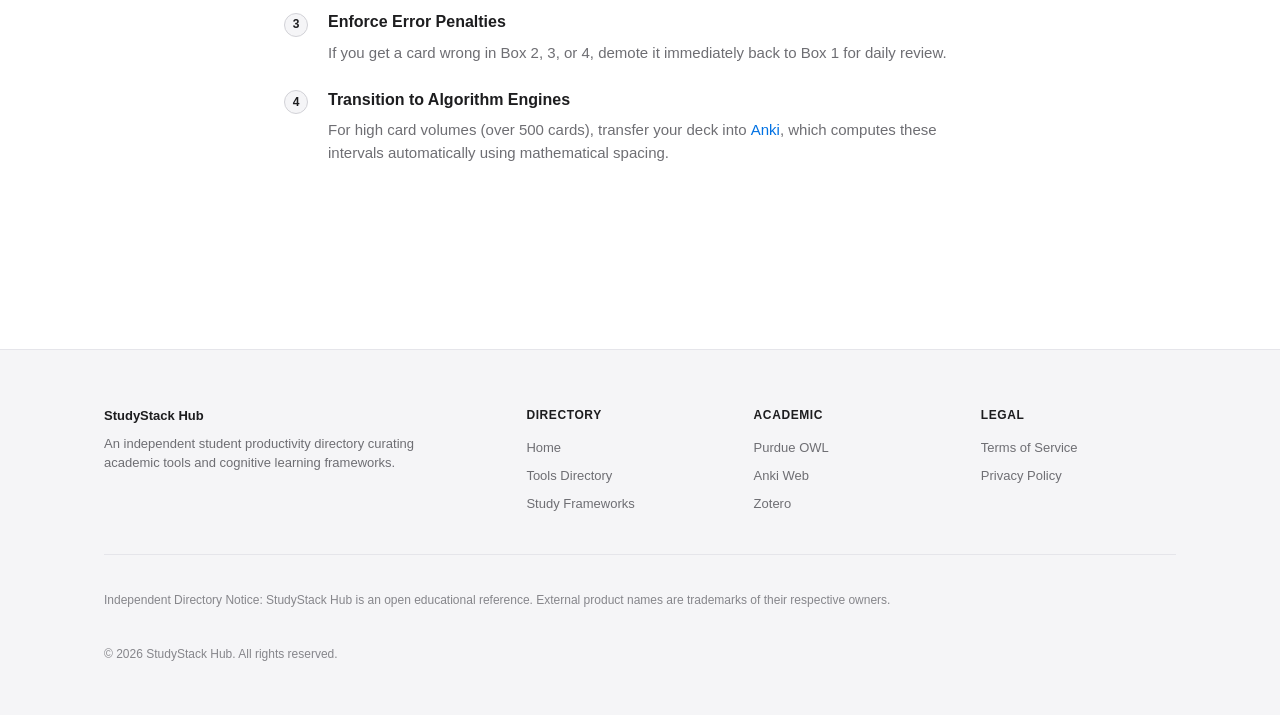
<file: frameworks.html>
<!doctype html>
<html lang="en">
<head>
  <meta charset="UTF-8">
  <meta name="viewport" content="width=device-width, initial-scale=1.0">

  <link rel="icon" type="image/svg+xml" href="favicon.svg">

  <title>Study Frameworks: Feynman, Active Recall, Leitner and Pomodoro | StudyStack Hub</title>
  <meta name="title" content="Study Frameworks: Feynman, Active Recall, Leitner and Pomodoro | StudyStack Hub">
  <meta name="description" content="Compare scientific study methods: Active Recall, the Feynman Technique, Pomodoro 50/10, and the Leitner System to optimize exam learning.">
  <meta name="keywords" content="study frameworks, feynman technique, active recall, leitner system, pomodoro 50 10, scientific study methods, exam preparation">
  <meta name="author" content="StudyStack Hub">
  <meta name="robots" content="index, follow, max-image-preview:large, max-snippet:-1, max-video-preview:-1">
  <meta name="theme-color" content="#FBFBFD">

  <link rel="canonical" href="https://studystack-hub.onrender.com/frameworks.html">

  <!-- Open Graph -->
  <meta property="og:type" content="article">
  <meta property="og:url" content="https://studystack-hub.onrender.com/frameworks.html">
  <meta property="og:title" content="Study Frameworks: Feynman, Active Recall, Leitner and Pomodoro | StudyStack Hub">
  <meta property="og:description" content="Compare scientific study methods: Active Recall, the Feynman Technique, and the Leitner System.">
  <meta property="og:site_name" content="StudyStack Hub">

  <!-- Twitter -->
  <meta name="twitter:card" content="summary_large_image">
  <meta name="twitter:url" content="https://studystack-hub.onrender.com/frameworks.html">
  <meta name="twitter:title" content="Study Frameworks: Feynman, Active Recall, Leitner and Pomodoro | StudyStack Hub">
  <meta name="twitter:description" content="Compare scientific study methods: Active Recall, the Feynman Technique, and the Leitner System.">

  <!-- Master Stylesheet -->
  <link rel="stylesheet" href="style.css">

  <!-- Structured Data: CollectionPage, ItemList and BreadcrumbList (JSON-LD) -->
  <script type="application/ld+json">
  {
    "@context": "https://schema.org",
    "@graph": [
      {
        "@type": "BreadcrumbList",
        "@id": "https://studystack-hub.onrender.com/frameworks.html#breadcrumb",
        "itemListElement": [
          {
            "@type": "ListItem",
            "position": 1,
            "name": "Home",
            "item": "https://studystack-hub.onrender.com/"
          },
          {
            "@type": "ListItem",
            "position": 2,
            "name": "Study Frameworks",
            "item": "https://studystack-hub.onrender.com/frameworks.html"
          }
        ]
      },
      {
        "@type": "CollectionPage",
        "@id": "https://studystack-hub.onrender.com/frameworks.html#collection",
        "name": "Evidence-Based Study Frameworks",
        "description": "Compare scientific study methods: Active Recall, the Feynman Technique, and the Leitner System.",
        "url": "https://studystack-hub.onrender.com/frameworks.html",
        "breadcrumb": {
          "@id": "https://studystack-hub.onrender.com/frameworks.html#breadcrumb"
        },
        "mainEntity": {
          "@type": "ItemList",
          "itemListElement": [
            {
              "@type": "ListItem",
              "position": 1,
              "name": "The Feynman Technique",
              "description": "Mental model technique emphasizing simplification and plain language to uncover comprehension gaps."
            },
            {
              "@type": "ListItem",
              "position": 2,
              "name": "The Pomodoro 50/10 Cycle",
              "description": "Attention management framework balancing high-intensity focus sprints with mandatory cognitive rest periods."
            },
            {
              "@type": "ListItem",
              "position": 3,
              "name": "Active Recall",
              "description": "Cognitive retrieval technique leveraging the testing effect for durable memory consolidation."
            },
            {
              "@type": "ListItem",
              "position": 4,
              "name": "The Leitner System",
              "description": "Tiered compartmentalization methodology optimizing spaced repetition intervals for flashcards."
            }
          ]
        }
      }
    ]
  }
  </script>
</head>
<body>

  <!-- Global Header -->
  <header class="site-header">
    <div class="header-inner">
      <a href="index.html" class="brand-mark" aria-label="StudyStack Hub Homepage">
        <div class="brand-icon-box">
          <svg viewBox="0 0 24 24" fill="none" stroke="currentColor" stroke-width="2" stroke-linecap="round" stroke-linejoin="round" aria-hidden="true">
            <polygon points="12 2 2 7 12 12 22 7 12 2"></polygon>
            <polyline points="2 17 12 22 22 17"></polyline>
            <polyline points="2 12 12 17 22 12"></polyline>
          </svg>
        </div>
        <span>StudyStack Hub</span>
      </a>

      <nav class="nav-links" aria-label="Primary Navigation">
        <a href="index.html" class="nav-item">Home</a>
        <a href="tools.html" class="nav-item">Tools Directory</a>
        <a href="frameworks.html" class="nav-item" aria-current="page">Study Frameworks</a>
        <button type="button" class="nav-stack-btn open-stack-drawer-btn" title="Open My Study Stack">
          <span>My Stack</span>
          <span class="stack-count-badge hidden">0</span>
        </button>
      </nav>

      <button id="mobile-menu-button" type="button" class="mobile-nav-toggle" aria-controls="mobile-menu" aria-expanded="false" aria-label="Toggle navigation menu">
        <svg id="menu-closed-icon" style="width: 22px; height: 22px;" fill="none" stroke="currentColor" viewBox="0 0 24 24">
          <path stroke-linecap="round" stroke-linejoin="round" stroke-width="2" d="M4 6h16M4 12h16M4 18h16"></path>
        </svg>
        <svg id="menu-opened-icon" class="hidden" style="width: 22px; height: 22px;" fill="none" stroke="currentColor" viewBox="0 0 24 24">
          <path stroke-linecap="round" stroke-linejoin="round" stroke-width="2" d="M6 18L18 6M6 6l12 12"></path>
        </svg>
      </button>
    </div>

    <!-- Mobile Navigation Drawer -->
    <div id="mobile-menu" class="mobile-menu-drawer hidden">
      <a href="index.html" class="mobile-menu-link">Home</a>
      <a href="tools.html" class="mobile-menu-link">Tools Directory</a>
      <a href="frameworks.html" class="mobile-menu-link" aria-current="page">Study Frameworks</a>
      <button type="button" class="open-stack-drawer-btn mobile-menu-link" style="width: 100%; text-align: left; background: none; border: none; cursor: pointer; padding: 0.75rem 0;">
        <span>My Study Stack</span>
        <span class="stack-count-badge hidden">0</span>
      </button>
    </div>
  </header>

  <!-- Main Content -->
  <main style="flex-grow: 1;">

    <!-- Hero Stage -->
    <section style="padding: 4.5rem 0 3rem; text-align: center;">
      <div class="container">
        
        <span class="eyebrow-badge" style="margin-bottom: 1rem;">
          <span class="eyebrow-badge-dot"></span>
          Cognitive Science Foundations
        </span>

        <h1 class="text-hero-title" style="max-width: 820px; margin: 0 auto 1rem;">
          Evidence-based frameworks for long-term learning.
        </h1>

        <p class="text-hero-subtitle" style="max-width: 640px; margin: 0 auto 2rem;">
          The cognitive mechanisms of memory consolidation, focus preservation, and conceptual mastery. Learn how structured retrieval practice improves academic retention.
        </p>

        <div style="display: flex; flex-wrap: wrap; justify-content: center; gap: 0.85rem;">
          <a href="#comparison-table" class="btn-primary">
            View Comparison Table
          </a>
          <a href="#method-finder" class="btn-secondary">
            Find Your Method
          </a>
        </div>

      </div>
    </section>

    <!-- SECTION: Interactive Study Method Recommender Widget -->
    <section id="method-finder" style="padding: 3rem 0; border-top: 1px solid var(--color-border-subtle); background-color: var(--color-surface);">
      <div class="container-narrow">
        
        <div id="framework-recommender-widget" class="recommender-card">
          <span style="font-size: 0.75rem; font-weight: 600; text-transform: uppercase; letter-spacing: 0.05em; color: var(--color-accent); display: block; margin-bottom: 0.35rem;">
            Interactive Tool
          </span>
          <h2 style="font-size: 1.35rem; font-weight: 600; color: var(--color-text); margin: 0 0 0.5rem;">
            Find the right learning framework
          </h2>
          <p style="font-size: 0.9375rem; color: var(--color-text-secondary); margin: 0 0 1.25rem;">
            Select your current study challenge to receive a recommended cognitive technique and paired software tool:
          </p>

          <!-- Goal Buttons Grid -->
          <div class="goal-selector-grid">
            <button type="button" class="recommender-goal-btn" data-goal="concept">
              Understanding Concepts
            </button>
            <button type="button" class="recommender-goal-btn" data-goal="memorize">
              Exam Memorization
            </button>
            <button type="button" class="recommender-goal-btn" data-goal="focus">
              Sustained Focus
            </button>
            <button type="button" class="recommender-goal-btn" data-goal="spaced">
              Flashcard Review
            </button>
          </div>

          <!-- Dynamic Result Card -->
          <div id="recommender-result-card" class="recommender-result-box hidden">
            <div style="display: flex; align-items: flex-start; justify-content: space-between; gap: 1rem; margin-bottom: 0.5rem;">
              <div>
                <span id="recommender-result-category" style="font-size: 0.6875rem; font-weight: 600; text-transform: uppercase; letter-spacing: 0.04em; color: var(--color-accent); display: block; margin-bottom: 0.25rem;">
                  Category
                </span>
                <h3 id="recommender-result-title" style="font-size: 1.15rem; font-weight: 600; color: var(--color-text); margin: 0;">
                  Framework Title
                </h3>
              </div>
              <a id="recommender-result-jump" href="#feynman" class="btn-primary" style="font-size: 0.75rem; padding: 0.4rem 0.85rem;">
                View Protocol
              </a>
            </div>
            <p id="recommender-result-desc" style="font-size: 0.875rem; color: var(--color-text-secondary); line-height: 1.5; margin: 0 0 0.75rem;">
              Description text.
            </p>
            <div style="font-size: 0.8125rem; color: var(--color-text-tertiary); padding-top: 0.5rem; border-top: 1px solid var(--color-border-subtle);">
              Recommended software pairing: <strong id="recommender-result-tool" style="color: var(--color-text);">Tool Name</strong>
            </div>
          </div>

        </div>

      </div>
    </section>

    <!-- SECTION: Comparison Table -->
    <section id="comparison-table" style="padding: 4.5rem 0; border-top: 1px solid var(--color-border-subtle); background-color: var(--color-bg);">
      <div class="container">
        
        <div style="max-width: 680px; margin-bottom: 2.5rem;">
          <span style="font-size: 0.75rem; font-weight: 600; text-transform: uppercase; letter-spacing: 0.06em; color: var(--color-accent); display: block; margin-bottom: 0.5rem;">
            Side-by-Side Comparison
          </span>
          <h2 class="text-section-title" style="margin: 0 0 0.75rem;">
            Cognitive methods at a glance
          </h2>
          <p class="text-section-subtitle" style="margin: 0;">
            Compare primary objectives, underlying mechanisms, and recommended tool pairings across four proven learning frameworks.
          </p>
        </div>

        <div class="comparison-table-wrapper">
          <table class="comparison-table">
            <thead>
              <tr>
                <th>Framework</th>
                <th>Primary Objective</th>
                <th>Cognitive Mechanism</th>
                <th>Ideal Application</th>
                <th>Recommended Pairing</th>
              </tr>
            </thead>
            <tbody>
              <tr>
                <td><strong>The Feynman Technique</strong></td>
                <td>Conceptual understanding</td>
                <td>Simplification and gap identification</td>
                <td>Abstract STEM theories and essay thesis arguments</td>
                <td><a href="tools.html#obsidian" style="color: var(--color-accent); font-weight: 500;">Obsidian &amp; Notion</a></td>
              </tr>
              <tr>
                <td><strong>Active Recall</strong></td>
                <td>Memory retention</td>
                <td>The testing effect (retrieval practice)</td>
                <td>Exam preparation and formula recall</td>
                <td><a href="tools.html#anki" style="color: var(--color-accent); font-weight: 500;">Anki Spaced Repetition</a></td>
              </tr>
              <tr>
                <td><strong>The Pomodoro 50/10 Cycle</strong></td>
                <td>Attention regulation</td>
                <td>Work sprints with compulsory mental rest</td>
                <td>Combating procrastination and marathon writing</td>
                <td><a href="tools.html#pomofocus" style="color: var(--color-accent); font-weight: 500;">Pomofocus Timer</a></td>
              </tr>
              <tr>
                <td><strong>The Leitner System</strong></td>
                <td>Spaced review scheduling</td>
                <td>Tiered compartmentalization by error rate</td>
                <td>High-volume vocabulary and terminology</td>
                <td><a href="tools.html#anki" style="color: var(--color-accent); font-weight: 500;">Physical Boxes or Anki</a></td>
              </tr>
            </tbody>
          </table>
        </div>

      </div>
    </section>

    <!-- SECTION: In-Depth Method Protocols -->
    <section style="padding: 2rem 0 6rem; background-color: var(--color-surface);">
      <div class="container-narrow">

        <!-- Deep Dive 1: Feynman Technique -->
        <article id="feynman" class="framework-editorial-section" style="border-top: none;">
          <div style="display: flex; align-items: flex-start; justify-content: space-between; gap: 1rem; margin-bottom: 1rem;">
            <div>
              <span class="tool-card-category-label">Mental Model Simplification</span>
              <h2 style="font-size: 1.85rem; font-weight: 600; letter-spacing: -0.02em; color: var(--color-text); margin: 0.5rem 0 0.25rem;">
                1. The Feynman Technique
              </h2>
            </div>
            <button
              type="button"
              class="btn-save-stack"
              data-id="feynman"
              data-title="The Feynman Technique"
              data-category="Frameworks"
              data-url="frameworks.html#feynman"
              data-snippet="Explain complex concepts in simple terms to spot comprehension gaps."
              title="Save to My Study Stack"
            >
              <svg viewBox="0 0 24 24" fill="none" stroke="currentColor" stroke-width="2"><path d="M19 21l-7-5-7 5V5a2 2 0 0 1 2-2h10a2 2 0 0 1 2 2z"/></svg>
              <span>Save</span>
            </button>
          </div>

          <p style="font-size: 1.0625rem; color: var(--color-text-secondary); line-height: 1.6; margin: 0 0 1.5rem;">
            Named after Nobel laureate physicist Richard Feynman, this framework exposes the difference between knowing the name of something and truly understanding it. If you cannot explain a concept using simple terms to a beginner, you do not yet understand the principle.
          </p>

          <div class="tool-spec-box">
            <strong>Cognitive mechanism:</strong> Eliminates the illusion of explanatory depth. Jargon masks ambiguity; plain language forces precise mental models.
          </div>

          <h3 style="font-size: 1rem; font-weight: 600; color: var(--color-text); margin: 1.5rem 0 0.75rem;">
            Actionable Implementation Protocol:
          </h3>

          <ol class="framework-steps-list">
            <li class="framework-step-item">
              <h4 class="framework-step-title">Choose and Title the Concept</h4>
              <p class="framework-step-desc">
                Write the target concept at the top of a blank page in your notebook or digital workspace.
              </p>
            </li>
            <li class="framework-step-item">
              <h4 class="framework-step-title">Explain to an Imagined Beginner</h4>
              <p class="framework-step-desc">
                Draft a plain explanation as if teaching someone with zero background in the field. Avoid all textbook buzzwords.
              </p>
            </li>
            <li class="framework-step-item">
              <h4 class="framework-step-title">Identify Conceptual Friction</h4>
              <p class="framework-step-desc">
                Notice where you hesitate, use vague filler phrases, or resort to complex terminology. These points represent exact knowledge gaps.
              </p>
            </li>
            <li class="framework-step-item">
              <h4 class="framework-step-title">Review the Source Material and Simplify</h4>
              <p class="framework-step-desc">
                Return to primary literature or lectures to clarify those precise points until you can explain them using simple analogies.
              </p>
            </li>
          </ol>
        </article>

        <!-- Deep Dive 2: Active Recall -->
        <article id="active-recall" class="framework-editorial-section">
          <div style="display: flex; align-items: flex-start; justify-content: space-between; gap: 1rem; margin-bottom: 1rem;">
            <div>
              <span class="tool-card-category-label">Retrieval Practice</span>
              <h2 style="font-size: 1.85rem; font-weight: 600; letter-spacing: -0.02em; color: var(--color-text); margin: 0.5rem 0 0.25rem;">
                2. Active Recall
              </h2>
            </div>
            <button
              type="button"
              class="btn-save-stack"
              data-id="active-recall"
              data-title="Active Recall"
              data-category="Frameworks"
              data-url="frameworks.html#active-recall"
              data-snippet="Test-driven information retrieval for long-term memory encoding."
              title="Save to My Study Stack"
            >
              <svg viewBox="0 0 24 24" fill="none" stroke="currentColor" stroke-width="2"><path d="M19 21l-7-5-7 5V5a2 2 0 0 1 2-2h10a2 2 0 0 1 2 2z"/></svg>
              <span>Save</span>
            </button>
          </div>

          <p style="font-size: 1.0625rem; color: var(--color-text-secondary); line-height: 1.6; margin: 0 0 1.5rem;">
            Cognitive psychology confirms that retrieving facts from memory produces durable long-term retention compared to passive rereading or highlighting notes. Retrieval is not just an assessment tool; it is a memory modifier.
          </p>

          <div class="tool-spec-box">
            <strong>Cognitive mechanism:</strong> The Testing Effect (Roediger and Karpicke). Deliberate effortful retrieval strengthens synaptic pathways, slowing the rate of subsequent memory decay.
          </div>

          <h3 style="font-size: 1rem; font-weight: 600; color: var(--color-text); margin: 1.5rem 0 0.75rem;">
            Actionable Implementation Protocol:
          </h3>

          <ol class="framework-steps-list">
            <li class="framework-step-item">
              <h4 class="framework-step-title">Read with Attention</h4>
              <p class="framework-step-desc">
                Review lecture notes or a textbook chapter once to grasp the structural framework.
              </p>
            </li>
            <li class="framework-step-item">
              <h4 class="framework-step-title">Close the Source</h4>
              <p class="framework-step-desc">
                Close all browser tabs, notes, and textbook pages completely. Do not consult hints.
              </p>
            </li>
            <li class="framework-step-item">
              <h4 class="framework-step-title">Force Memory Retrieval</h4>
              <p class="framework-step-desc">
                Write down everything remembered on a blank sheet or answer practice problem sets without looking.
              </p>
            </li>
            <li class="framework-step-item">
              <h4 class="framework-step-title">Verify and Calibrate</h4>
              <p class="framework-step-desc">
                Compare your retrieved answers directly against the source material and schedule immediate re-testing for failed items.
              </p>
            </li>
          </ol>
        </article>

        <!-- Deep Dive 3: Pomodoro 50/10 -->
        <article id="pomodoro" class="framework-editorial-section">
          <div style="display: flex; align-items: flex-start; justify-content: space-between; gap: 1rem; margin-bottom: 1rem;">
            <div>
              <span class="tool-card-category-label">Attention Regulation</span>
              <h2 style="font-size: 1.85rem; font-weight: 600; letter-spacing: -0.02em; color: var(--color-text); margin: 0.5rem 0 0.25rem;">
                3. The Pomodoro 50/10 Cycle
              </h2>
            </div>
            <button
              type="button"
              class="btn-save-stack"
              data-id="pomodoro"
              data-title="The Pomodoro 50/10 Cycle"
              data-category="Frameworks"
              data-url="frameworks.html#pomodoro"
              data-snippet="Cognitive rhythm balancing deep focus sprints with structured rest."
              title="Save to My Study Stack"
            >
              <svg viewBox="0 0 24 24" fill="none" stroke="currentColor" stroke-width="2"><path d="M19 21l-7-5-7 5V5a2 2 0 0 1 2-2h10a2 2 0 0 1 2 2z"/></svg>
              <span>Save</span>
            </button>
          </div>

          <p style="font-size: 1.0625rem; color: var(--color-text-secondary); line-height: 1.6; margin: 0 0 1.5rem;">
            The 50/10 framework balances deep concentration sprints with compulsory cognitive rest breaks. While the traditional 25/5 rhythm works well for routine administrative tasks, 50-minute blocks provide the cognitive runway required for complex academic synthesis.
          </p>

          <div class="tool-spec-box">
            <strong>Cognitive mechanism:</strong> Prefrontal cortex glycogen restoration. Brief periods of unfocused rest allow default mode network consolidation while preventing attentional fatigue.
          </div>

          <h3 style="font-size: 1rem; font-weight: 600; color: var(--color-text); margin: 1.5rem 0 0.75rem;">
            Actionable Implementation Protocol:
          </h3>

          <ol class="framework-steps-list">
            <li class="framework-step-item">
              <h4 class="framework-step-title">Single Task Selection</h4>
              <p class="framework-step-desc">
                Choose one well-defined objective: solve three problem set questions or draft 400 words. Close all unrelated applications.
              </p>
            </li>
            <li class="framework-step-item">
              <h4 class="framework-step-title">50-Minute Focus Sprint</h4>
              <p class="framework-step-desc">
                Engage strictly with the chosen objective. If distracting thoughts emerge, write them on scratch paper and return to work immediately.
              </p>
            </li>
            <li class="framework-step-item">
              <h4 class="framework-step-title">10-Minute Mandatory Rest</h4>
              <p class="framework-step-desc">
                Step completely away from computer monitors and phones. Walk, stretch, or hydrate to give your visual and attentional networks true recovery.
              </p>
            </li>
            <li class="framework-step-item">
              <h4 class="framework-step-title">Macro Recovery</h4>
              <p class="framework-step-desc">
                After 3 to 4 consecutive cycles (approximately 3 to 4 hours), take a longer 30 to 45 minute meal or walk recovery before continuing.
              </p>
            </li>
          </ol>
        </article>

        <!-- Deep Dive 4: Leitner System -->
        <article id="leitner" class="framework-editorial-section">
          <div style="display: flex; align-items: flex-start; justify-content: space-between; gap: 1rem; margin-bottom: 1rem;">
            <div>
              <span class="tool-card-category-label">Spaced Flashcard Review</span>
              <h2 style="font-size: 1.85rem; font-weight: 600; letter-spacing: -0.02em; color: var(--color-text); margin: 0.5rem 0 0.25rem;">
                4. The Leitner System
              </h2>
            </div>
            <button
              type="button"
              class="btn-save-stack"
              data-id="leitner"
              data-title="The Leitner System"
              data-category="Frameworks"
              data-url="frameworks.html#leitner"
              data-snippet="Tiered box review methodology optimizing spaced flashcard schedules."
              title="Save to My Study Stack"
            >
              <svg viewBox="0 0 24 24" fill="none" stroke="currentColor" stroke-width="2"><path d="M19 21l-7-5-7 5V5a2 2 0 0 1 2-2h10a2 2 0 0 1 2 2z"/></svg>
              <span>Save</span>
            </button>
          </div>

          <p style="font-size: 1.0625rem; color: var(--color-text-secondary); line-height: 1.6; margin: 0 0 1.5rem;">
            Devised by German science journalist Sebastian Leitner in 1972, this method organizes flashcards into tiered boxes based on error frequency. Cards you answer correctly move to boxes reviewed less frequently, while incorrect cards immediately return to daily review.
          </p>

          <div class="tool-spec-box">
            <strong>Cognitive mechanism:</strong> Efficient distribution of cognitive energy. Rather than over-studying familiar concepts, review time concentrates where memory traces are weakest.
          </div>

          <h3 style="font-size: 1rem; font-weight: 600; color: var(--color-text); margin: 1.5rem 0 0.75rem;">
            Actionable Implementation Protocol:
          </h3>

          <ol class="framework-steps-list">
            <li class="framework-step-item">
              <h4 class="framework-step-title">Establish Tiered Compartments</h4>
              <p class="framework-step-desc">
                Create three to five bins (or tag groups in digital flashcards): Box 1 (daily), Box 2 (every 3 days), Box 3 (weekly), Box 4 (bi-weekly).
              </p>
            </li>
            <li class="framework-step-item">
              <h4 class="framework-step-title">Start All Cards in Box 1</h4>
              <p class="framework-step-desc">
                Review all cards in Box 1. Each card answered correctly advances to Box 2.
              </p>
            </li>
            <li class="framework-step-item">
              <h4 class="framework-step-title">Enforce Error Penalties</h4>
              <p class="framework-step-desc">
                If you get a card wrong in Box 2, 3, or 4, demote it immediately back to Box 1 for daily review.
              </p>
            </li>
            <li class="framework-step-item">
              <h4 class="framework-step-title">Transition to Algorithm Engines</h4>
              <p class="framework-step-desc">
                For high card volumes (over 500 cards), transfer your deck into <a href="tools.html#anki" style="color: var(--color-accent); font-weight: 500;">Anki</a>, which computes these intervals automatically using mathematical spacing.
              </p>
            </li>
          </ol>
        </article>

      </div>
    </section>

  </main>

  <!-- Global Footer -->
  <footer class="site-footer">
    <div class="container">
      <div class="footer-nav-grid">
        <div>
          <div style="font-weight: 600; color: var(--color-text); margin-bottom: 0.5rem;">StudyStack Hub</div>
          <p style="margin: 0 0 1rem; line-height: 1.5; max-width: 320px;">
            An independent student productivity directory curating academic tools and cognitive learning frameworks.
          </p>
        </div>
        <div>
          <h3 class="footer-heading">Directory</h3>
          <ul class="footer-link-list">
            <li><a href="index.html">Home</a></li>
            <li><a href="tools.html">Tools Directory</a></li>
            <li><a href="frameworks.html">Study Frameworks</a></li>
          </ul>
        </div>
        <div>
          <h3 class="footer-heading">Academic</h3>
          <ul class="footer-link-list">
            <li><a href="https://owl.purdue.edu/" target="_blank" rel="noopener noreferrer">Purdue OWL</a></li>
            <li><a href="https://apps.ankiweb.net/" target="_blank" rel="noopener noreferrer">Anki Web</a></li>
            <li><a href="https://www.zotero.org/" target="_blank" rel="noopener noreferrer">Zotero</a></li>
          </ul>
        </div>
        <div>
          <h3 class="footer-heading">Legal</h3>
          <ul class="footer-link-list">
            <li><a href="terms.html">Terms of Service</a></li>
            <li><a href="privacy.html">Privacy Policy</a></li>
          </ul>
        </div>
      </div>
      <div class="footer-bottom-bar">
        <p>
          Independent Directory Notice: StudyStack Hub is an open educational reference. External product names are trademarks of their respective owners.
        </p>
        <p>&copy; 2026 StudyStack Hub. All rights reserved.</p>
      </div>
    </div>
  </footer>

  <!-- Slide-Out Study Stack Drawer -->
  <div id="study-stack-drawer-backdrop" class="drawer-backdrop" aria-hidden="true">
    <div class="drawer-panel" role="dialog" aria-modal="true" aria-labelledby="drawer-title">
      <div class="drawer-header">
        <div class="drawer-title-group">
          <div class="brand-icon-box" style="width: 22px; height: 22px;">
            <svg viewBox="0 0 24 24" fill="none" stroke="currentColor" stroke-width="2"><path d="M19 21l-7-5-7 5V5a2 2 0 0 1 2-2h10a2 2 0 0 1 2 2z"/></svg>
          </div>
          <div>
            <h3 id="drawer-title" class="drawer-title">My Study Stack</h3>
            <span id="study-stack-drawer-count" class="drawer-count-label">0 items</span>
          </div>
        </div>
        <button type="button" onclick="closeStudyStackDrawer()" class="drawer-close-btn" aria-label="Close drawer">
          <svg style="width: 18px; height: 18px;" fill="none" stroke="currentColor" viewBox="0 0 24 24"><path stroke-linecap="round" stroke-linejoin="round" stroke-width="2" d="M6 18L18 6M6 6l12 12"/></svg>
        </button>
      </div>
      <div id="study-stack-drawer-items" class="drawer-body"></div>
      <div class="drawer-footer">
        <span>Stored locally in browser</span>
        <button type="button" onclick="closeStudyStackDrawer()" class="btn-secondary" style="font-size: 0.75rem; padding: 0.35rem 0.75rem;">Close</button>
      </div>
    </div>
  </div>

  <div id="toast-container" role="status" aria-live="polite"></div>
  <script src="script.js" defer></script>
</body>
</html>
</file>
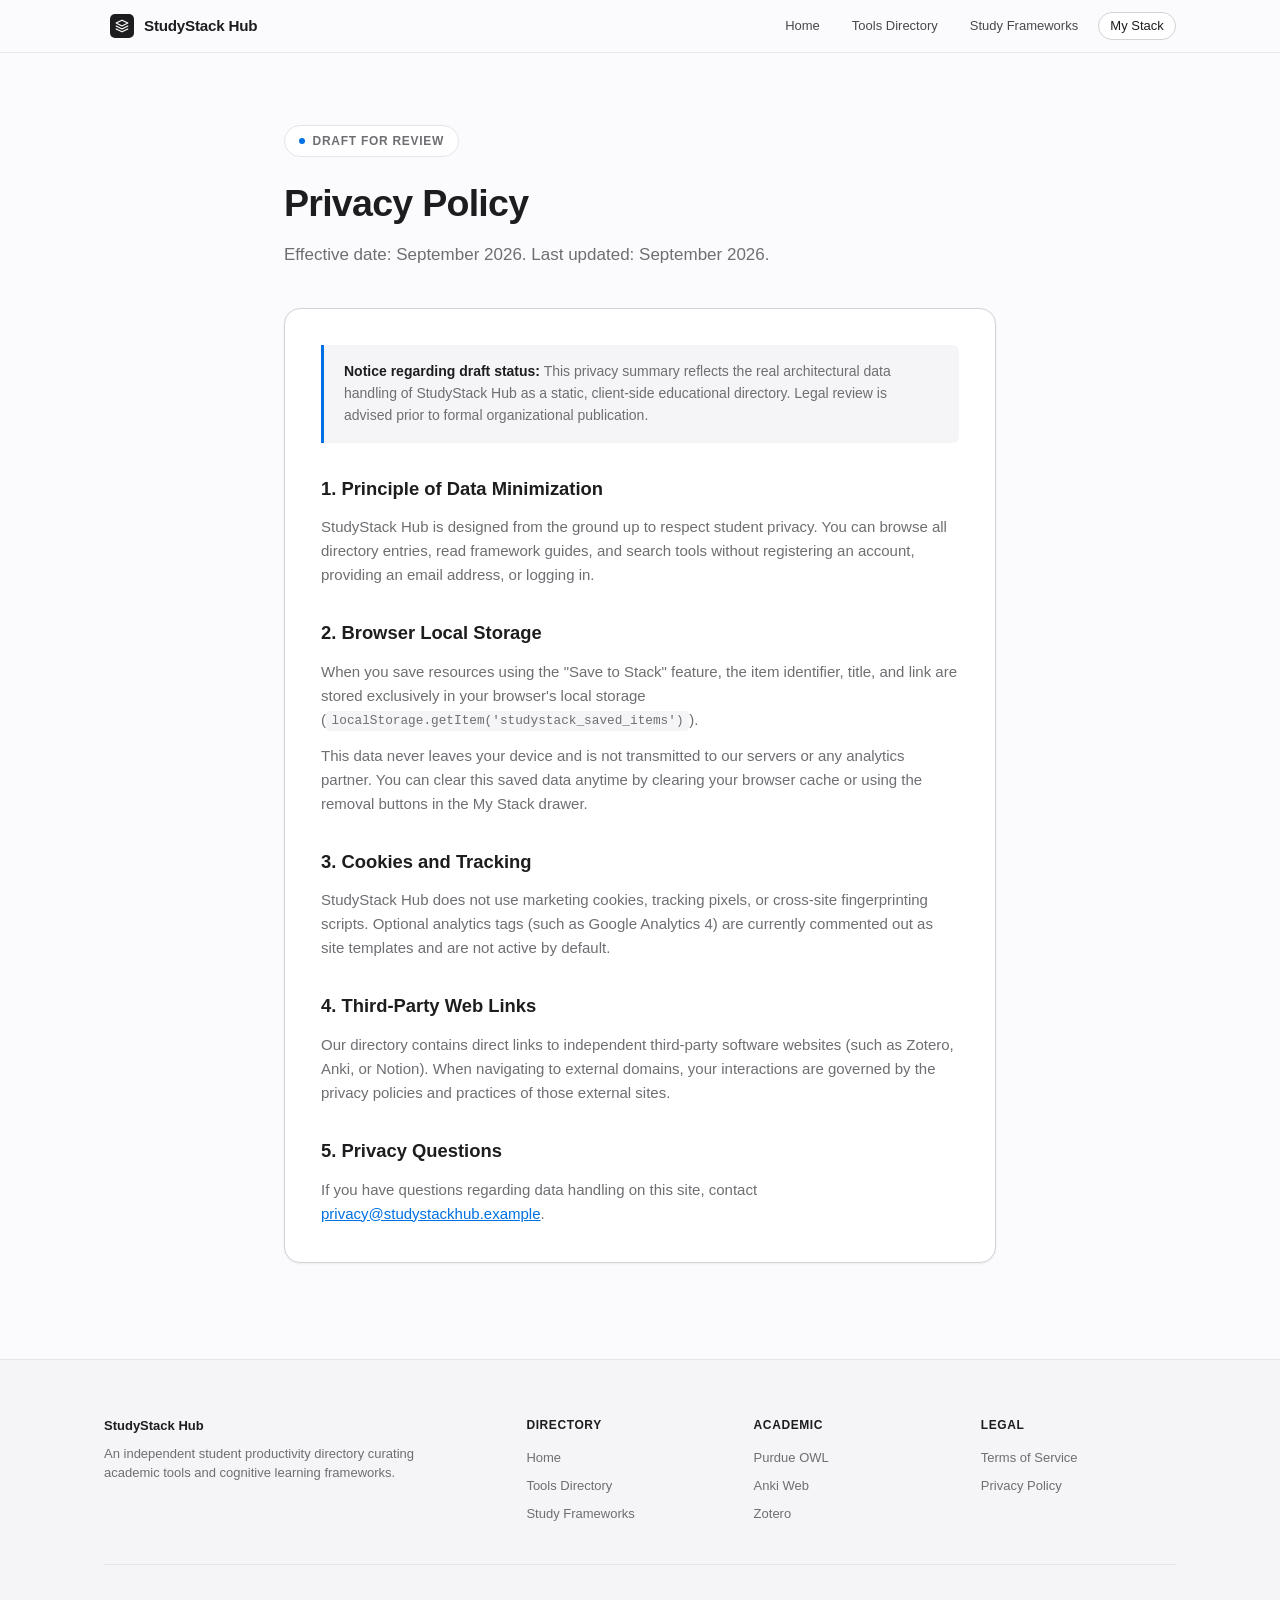
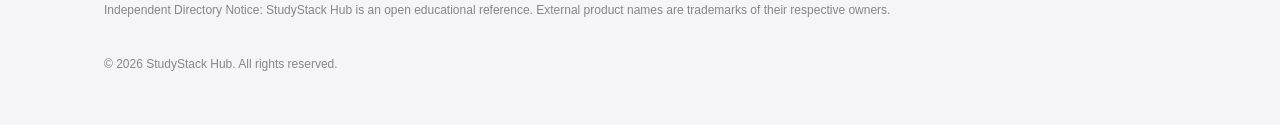
<file: privacy.html>
<!doctype html>
<html lang="en">
<head>
  <meta charset="UTF-8">
  <meta name="viewport" content="width=device-width, initial-scale=1.0">
  
  <title>Privacy Policy | StudyStack Hub</title>
  <meta name="description" content="Privacy Policy for StudyStack Hub. Learn about our local storage data practices, zero account policy, and commitment to student privacy.">
  <meta name="robots" content="index, follow">
  
  <link rel="icon" type="image/svg+xml" href="favicon.svg">
  <link rel="canonical" href="https://studystack-hub.onrender.com/privacy.html">
  <link rel="stylesheet" href="style.css">
</head>
<body>

  <!-- Site Navigation Header -->
  <header class="site-header">
    <div class="header-inner">
      <a href="index.html" class="brand-mark" aria-label="StudyStack Hub Homepage">
        <div class="brand-icon-box">
          <svg viewBox="0 0 24 24" fill="none" stroke="currentColor" stroke-width="2" stroke-linecap="round" stroke-linejoin="round" aria-hidden="true">
            <polygon points="12 2 2 7 12 12 22 7 12 2"></polygon>
            <polyline points="2 17 12 22 22 17"></polyline>
            <polyline points="2 12 12 17 22 12"></polyline>
          </svg>
        </div>
        <span>StudyStack Hub</span>
      </a>

      <nav class="nav-links" aria-label="Primary Navigation">
        <a href="index.html" class="nav-item">Home</a>
        <a href="tools.html" class="nav-item">Tools Directory</a>
        <a href="frameworks.html" class="nav-item">Study Frameworks</a>
        <button type="button" class="nav-stack-btn open-stack-drawer-btn" title="Open My Study Stack">
          <span>My Stack</span>
          <span class="stack-count-badge hidden">0</span>
        </button>
      </nav>

      <button id="mobile-menu-button" type="button" class="mobile-nav-toggle" aria-controls="mobile-menu" aria-expanded="false" aria-label="Toggle navigation menu">
        <svg id="menu-closed-icon" style="width: 22px; height: 22px;" fill="none" stroke="currentColor" viewBox="0 0 24 24">
          <path stroke-linecap="round" stroke-linejoin="round" stroke-width="2" d="M4 6h16M4 12h16M4 18h16"></path>
        </svg>
        <svg id="menu-opened-icon" class="hidden" style="width: 22px; height: 22px;" fill="none" stroke="currentColor" viewBox="0 0 24 24">
          <path stroke-linecap="round" stroke-linejoin="round" stroke-width="2" d="M6 18L18 6M6 6l12 12"></path>
        </svg>
      </button>
    </div>

    <div id="mobile-menu" class="mobile-menu-drawer hidden">
      <a href="index.html" class="mobile-menu-link">Home</a>
      <a href="tools.html" class="mobile-menu-link">Tools Directory</a>
      <a href="frameworks.html" class="mobile-menu-link">Study Frameworks</a>
      <button type="button" class="open-stack-drawer-btn mobile-menu-link" style="width: 100%; text-align: left; background: none; border: none; cursor: pointer; padding: 0.75rem 0;">
        <span>My Study Stack</span>
        <span class="stack-count-badge hidden">0</span>
      </button>
    </div>
  </header>

  <!-- Main Legal Content -->
  <main style="flex-grow: 1; padding: 4.5rem 0 6rem;">
    <div class="container-narrow">
      
      <div style="margin-bottom: 2.5rem;">
        <span class="eyebrow-badge" style="margin-bottom: 1rem;">
          <span class="eyebrow-badge-dot"></span>
          Draft for Review
        </span>
        <h1 class="text-section-title" style="margin: 0.5rem 0 0.75rem;">Privacy Policy</h1>
        <p class="text-section-subtitle">
          Effective date: September 2026. Last updated: September 2026.
        </p>
      </div>

      <div style="background-color: var(--color-surface); border: 1px solid var(--color-border); border-radius: var(--radius-lg); padding: 2.25rem; box-shadow: var(--shadow-subtle);">
        
        <div style="background-color: var(--color-surface-subtle); border-left: 3px solid var(--color-accent); padding: 1rem 1.25rem; border-radius: 0 var(--radius-sm) var(--radius-sm) 0; margin-bottom: 2rem; font-size: 0.875rem; color: var(--color-text-secondary); line-height: 1.55;">
          <strong style="color: var(--color-text);">Notice regarding draft status:</strong> This privacy summary reflects the real architectural data handling of StudyStack Hub as a static, client-side educational directory. Legal review is advised prior to formal organizational publication.
        </div>

        <section style="margin-bottom: 2rem;">
          <h2 style="font-size: 1.15rem; font-weight: 600; color: var(--color-text); margin: 0 0 0.75rem;">1. Principle of Data Minimization</h2>
          <p style="font-size: 0.9375rem; color: var(--color-text-secondary); line-height: 1.6; margin: 0;">
            StudyStack Hub is designed from the ground up to respect student privacy. You can browse all directory entries, read framework guides, and search tools without registering an account, providing an email address, or logging in.
          </p>
        </section>

        <section style="margin-bottom: 2rem;">
          <h2 style="font-size: 1.15rem; font-weight: 600; color: var(--color-text); margin: 0 0 0.75rem;">2. Browser Local Storage</h2>
          <p style="font-size: 0.9375rem; color: var(--color-text-secondary); line-height: 1.6; margin: 0 0 0.75rem;">
            When you save resources using the "Save to Stack" feature, the item identifier, title, and link are stored exclusively in your browser's local storage (<code style="background-color: var(--color-surface-subtle); padding: 0.15rem 0.35rem; border-radius: 4px; font-size: 0.85em;">localStorage.getItem('studystack_saved_items')</code>).
          </p>
          <p style="font-size: 0.9375rem; color: var(--color-text-secondary); line-height: 1.6; margin: 0;">
            This data never leaves your device and is not transmitted to our servers or any analytics partner. You can clear this saved data anytime by clearing your browser cache or using the removal buttons in the My Stack drawer.
          </p>
        </section>

        <section style="margin-bottom: 2rem;">
          <h2 style="font-size: 1.15rem; font-weight: 600; color: var(--color-text); margin: 0 0 0.75rem;">3. Cookies and Tracking</h2>
          <p style="font-size: 0.9375rem; color: var(--color-text-secondary); line-height: 1.6; margin: 0;">
            StudyStack Hub does not use marketing cookies, tracking pixels, or cross-site fingerprinting scripts. Optional analytics tags (such as Google Analytics 4) are currently commented out as site templates and are not active by default.
          </p>
        </section>

        <section style="margin-bottom: 2rem;">
          <h2 style="font-size: 1.15rem; font-weight: 600; color: var(--color-text); margin: 0 0 0.75rem;">4. Third-Party Web Links</h2>
          <p style="font-size: 0.9375rem; color: var(--color-text-secondary); line-height: 1.6; margin: 0;">
            Our directory contains direct links to independent third-party software websites (such as Zotero, Anki, or Notion). When navigating to external domains, your interactions are governed by the privacy policies and practices of those external sites.
          </p>
        </section>

        <section>
          <h2 style="font-size: 1.15rem; font-weight: 600; color: var(--color-text); margin: 0 0 0.75rem;">5. Privacy Questions</h2>
          <p style="font-size: 0.9375rem; color: var(--color-text-secondary); line-height: 1.6; margin: 0;">
            If you have questions regarding data handling on this site, contact <a href="mailto:privacy@studystackhub.example" style="color: var(--color-accent); text-decoration: underline;">privacy@studystackhub.example</a>.
          </p>
        </section>

      </div>

    </div>
  </main>

  <!-- Global Footer -->
  <footer class="site-footer">
    <div class="container">
      <div class="footer-nav-grid">
        <div>
          <div style="font-weight: 600; color: var(--color-text); margin-bottom: 0.5rem;">StudyStack Hub</div>
          <p style="margin: 0 0 1rem; line-height: 1.5; max-width: 320px;">
            An independent student productivity directory curating academic tools and cognitive learning frameworks.
          </p>
        </div>
        <div>
          <h3 class="footer-heading">Directory</h3>
          <ul class="footer-link-list">
            <li><a href="index.html">Home</a></li>
            <li><a href="tools.html">Tools Directory</a></li>
            <li><a href="frameworks.html">Study Frameworks</a></li>
          </ul>
        </div>
        <div>
          <h3 class="footer-heading">Academic</h3>
          <ul class="footer-link-list">
            <li><a href="https://owl.purdue.edu/" target="_blank" rel="noopener noreferrer">Purdue OWL</a></li>
            <li><a href="https://apps.ankiweb.net/" target="_blank" rel="noopener noreferrer">Anki Web</a></li>
            <li><a href="https://www.zotero.org/" target="_blank" rel="noopener noreferrer">Zotero</a></li>
          </ul>
        </div>
        <div>
          <h3 class="footer-heading">Legal</h3>
          <ul class="footer-link-list">
            <li><a href="terms.html">Terms of Service</a></li>
            <li><a href="privacy.html">Privacy Policy</a></li>
          </ul>
        </div>
      </div>
      <div class="footer-bottom-bar">
        <p>
          Independent Directory Notice: StudyStack Hub is an open educational reference. External product names are trademarks of their respective owners.
        </p>
        <p>&copy; 2026 StudyStack Hub. All rights reserved.</p>
      </div>
    </div>
  </footer>

  <!-- Slide-Out Study Stack Drawer -->
  <div id="study-stack-drawer-backdrop" class="drawer-backdrop" aria-hidden="true">
    <div class="drawer-panel" role="dialog" aria-modal="true" aria-labelledby="drawer-title">
      <div class="drawer-header">
        <div class="drawer-title-group">
          <div class="brand-icon-box" style="width: 22px; height: 22px;">
            <svg viewBox="0 0 24 24" fill="none" stroke="currentColor" stroke-width="2"><path d="M19 21l-7-5-7 5V5a2 2 0 0 1 2-2h10a2 2 0 0 1 2 2z"/></svg>
          </div>
          <div>
            <h3 id="drawer-title" class="drawer-title">My Study Stack</h3>
            <span id="study-stack-drawer-count" class="drawer-count-label">0 items</span>
          </div>
        </div>
        <button type="button" onclick="closeStudyStackDrawer()" class="drawer-close-btn" aria-label="Close drawer">
          <svg style="width: 18px; height: 18px;" fill="none" stroke="currentColor" viewBox="0 0 24 24"><path stroke-linecap="round" stroke-linejoin="round" stroke-width="2" d="M6 18L18 6M6 6l12 12"/></svg>
        </button>
      </div>
      <div id="study-stack-drawer-items" class="drawer-body"></div>
      <div class="drawer-footer">
        <span>Stored locally in browser</span>
        <button type="button" onclick="closeStudyStackDrawer()" class="btn-secondary" style="font-size: 0.75rem; padding: 0.35rem 0.75rem;">Close</button>
      </div>
    </div>
  </div>

  <div id="toast-container" role="status" aria-live="polite"></div>
  <script src="script.js" defer></script>
</body>
</html>
</file>
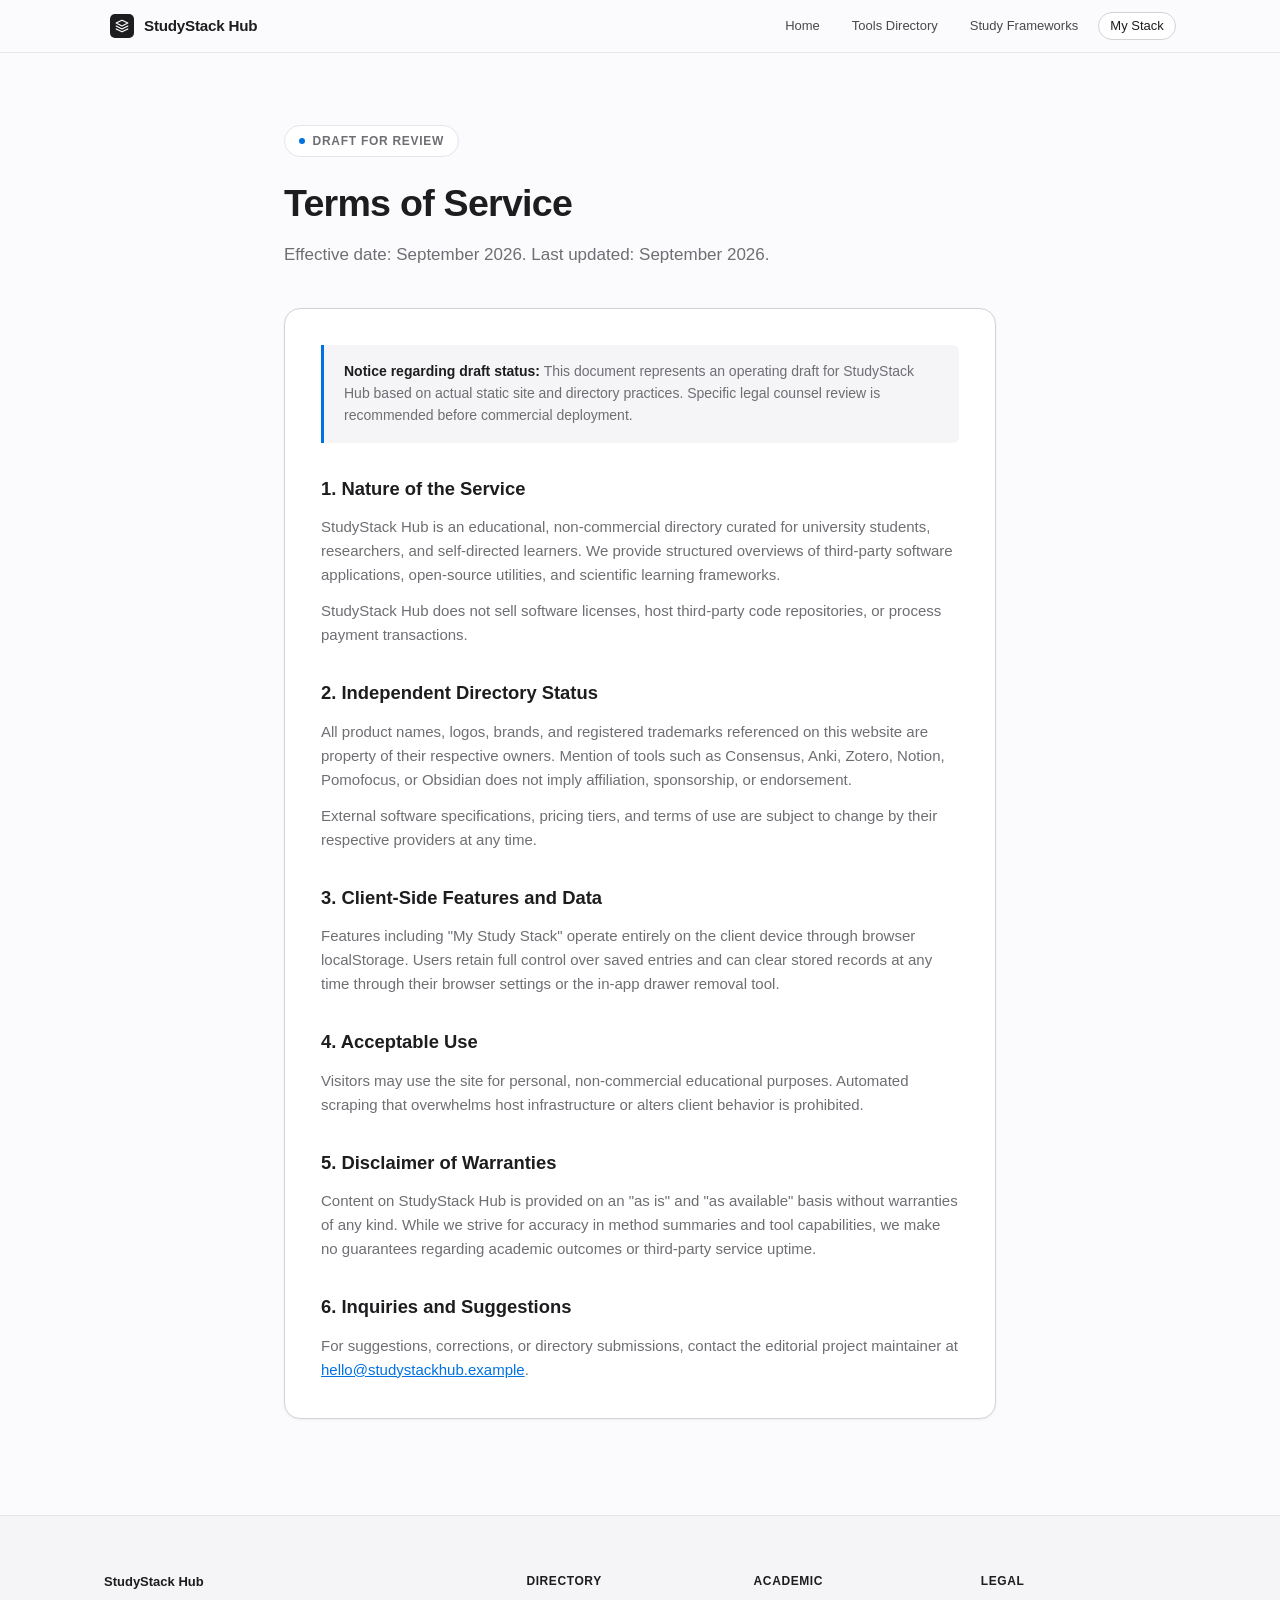
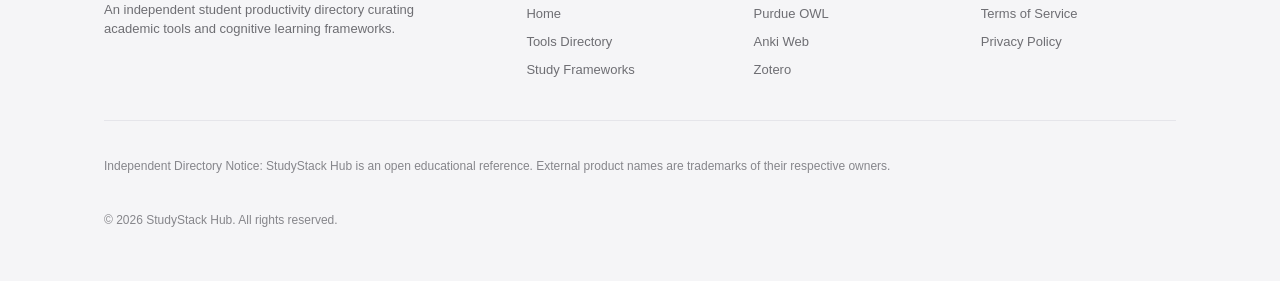
<file: terms.html>
<!doctype html>
<html lang="en">
<head>
  <meta charset="UTF-8">
  <meta name="viewport" content="width=device-width, initial-scale=1.0">
  
  <title>Terms of Service | StudyStack Hub</title>
  <meta name="description" content="Terms of Service for StudyStack Hub, an independent student productivity and academic learning directory.">
  <meta name="robots" content="index, follow">
  
  <link rel="icon" type="image/svg+xml" href="favicon.svg">
  <link rel="canonical" href="https://studystack-hub.onrender.com/terms.html">
  <link rel="stylesheet" href="style.css">
</head>
<body>

  <!-- Site Navigation Header -->
  <header class="site-header">
    <div class="header-inner">
      <a href="index.html" class="brand-mark" aria-label="StudyStack Hub Homepage">
        <div class="brand-icon-box">
          <svg viewBox="0 0 24 24" fill="none" stroke="currentColor" stroke-width="2" stroke-linecap="round" stroke-linejoin="round" aria-hidden="true">
            <polygon points="12 2 2 7 12 12 22 7 12 2"></polygon>
            <polyline points="2 17 12 22 22 17"></polyline>
            <polyline points="2 12 12 17 22 12"></polyline>
          </svg>
        </div>
        <span>StudyStack Hub</span>
      </a>

      <nav class="nav-links" aria-label="Primary Navigation">
        <a href="index.html" class="nav-item">Home</a>
        <a href="tools.html" class="nav-item">Tools Directory</a>
        <a href="frameworks.html" class="nav-item">Study Frameworks</a>
        <button type="button" class="nav-stack-btn open-stack-drawer-btn" title="Open My Study Stack">
          <span>My Stack</span>
          <span class="stack-count-badge hidden">0</span>
        </button>
      </nav>

      <button id="mobile-menu-button" type="button" class="mobile-nav-toggle" aria-controls="mobile-menu" aria-expanded="false" aria-label="Toggle navigation menu">
        <svg id="menu-closed-icon" style="width: 22px; height: 22px;" fill="none" stroke="currentColor" viewBox="0 0 24 24">
          <path stroke-linecap="round" stroke-linejoin="round" stroke-width="2" d="M4 6h16M4 12h16M4 18h16"></path>
        </svg>
        <svg id="menu-opened-icon" class="hidden" style="width: 22px; height: 22px;" fill="none" stroke="currentColor" viewBox="0 0 24 24">
          <path stroke-linecap="round" stroke-linejoin="round" stroke-width="2" d="M6 18L18 6M6 6l12 12"></path>
        </svg>
      </button>
    </div>

    <div id="mobile-menu" class="mobile-menu-drawer hidden">
      <a href="index.html" class="mobile-menu-link">Home</a>
      <a href="tools.html" class="mobile-menu-link">Tools Directory</a>
      <a href="frameworks.html" class="mobile-menu-link">Study Frameworks</a>
      <button type="button" class="open-stack-drawer-btn mobile-menu-link" style="width: 100%; text-align: left; background: none; border: none; cursor: pointer; padding: 0.75rem 0;">
        <span>My Study Stack</span>
        <span class="stack-count-badge hidden">0</span>
      </button>
    </div>
  </header>

  <!-- Main Legal Content -->
  <main style="flex-grow: 1; padding: 4.5rem 0 6rem;">
    <div class="container-narrow">
      
      <div style="margin-bottom: 2.5rem;">
        <span class="eyebrow-badge" style="margin-bottom: 1rem;">
          <span class="eyebrow-badge-dot"></span>
          Draft for Review
        </span>
        <h1 class="text-section-title" style="margin: 0.5rem 0 0.75rem;">Terms of Service</h1>
        <p class="text-section-subtitle">
          Effective date: September 2026. Last updated: September 2026.
        </p>
      </div>

      <div style="background-color: var(--color-surface); border: 1px solid var(--color-border); border-radius: var(--radius-lg); padding: 2.25rem; box-shadow: var(--shadow-subtle);">
        
        <div style="background-color: var(--color-surface-subtle); border-left: 3px solid var(--color-accent); padding: 1rem 1.25rem; border-radius: 0 var(--radius-sm) var(--radius-sm) 0; margin-bottom: 2rem; font-size: 0.875rem; color: var(--color-text-secondary); line-height: 1.55;">
          <strong style="color: var(--color-text);">Notice regarding draft status:</strong> This document represents an operating draft for StudyStack Hub based on actual static site and directory practices. Specific legal counsel review is recommended before commercial deployment.
        </div>

        <section style="margin-bottom: 2rem;">
          <h2 style="font-size: 1.15rem; font-weight: 600; color: var(--color-text); margin: 0 0 0.75rem;">1. Nature of the Service</h2>
          <p style="font-size: 0.9375rem; color: var(--color-text-secondary); line-height: 1.6; margin: 0 0 0.75rem;">
            StudyStack Hub is an educational, non-commercial directory curated for university students, researchers, and self-directed learners. We provide structured overviews of third-party software applications, open-source utilities, and scientific learning frameworks.
          </p>
          <p style="font-size: 0.9375rem; color: var(--color-text-secondary); line-height: 1.6; margin: 0;">
            StudyStack Hub does not sell software licenses, host third-party code repositories, or process payment transactions.
          </p>
        </section>

        <section style="margin-bottom: 2rem;">
          <h2 style="font-size: 1.15rem; font-weight: 600; color: var(--color-text); margin: 0 0 0.75rem;">2. Independent Directory Status</h2>
          <p style="font-size: 0.9375rem; color: var(--color-text-secondary); line-height: 1.6; margin: 0 0 0.75rem;">
            All product names, logos, brands, and registered trademarks referenced on this website are property of their respective owners. Mention of tools such as Consensus, Anki, Zotero, Notion, Pomofocus, or Obsidian does not imply affiliation, sponsorship, or endorsement.
          </p>
          <p style="font-size: 0.9375rem; color: var(--color-text-secondary); line-height: 1.6; margin: 0;">
            External software specifications, pricing tiers, and terms of use are subject to change by their respective providers at any time.
          </p>
        </section>

        <section style="margin-bottom: 2rem;">
          <h2 style="font-size: 1.15rem; font-weight: 600; color: var(--color-text); margin: 0 0 0.75rem;">3. Client-Side Features and Data</h2>
          <p style="font-size: 0.9375rem; color: var(--color-text-secondary); line-height: 1.6; margin: 0;">
            Features including "My Study Stack" operate entirely on the client device through browser localStorage. Users retain full control over saved entries and can clear stored records at any time through their browser settings or the in-app drawer removal tool.
          </p>
        </section>

        <section style="margin-bottom: 2rem;">
          <h2 style="font-size: 1.15rem; font-weight: 600; color: var(--color-text); margin: 0 0 0.75rem;">4. Acceptable Use</h2>
          <p style="font-size: 0.9375rem; color: var(--color-text-secondary); line-height: 1.6; margin: 0;">
            Visitors may use the site for personal, non-commercial educational purposes. Automated scraping that overwhelms host infrastructure or alters client behavior is prohibited.
          </p>
        </section>

        <section style="margin-bottom: 2rem;">
          <h2 style="font-size: 1.15rem; font-weight: 600; color: var(--color-text); margin: 0 0 0.75rem;">5. Disclaimer of Warranties</h2>
          <p style="font-size: 0.9375rem; color: var(--color-text-secondary); line-height: 1.6; margin: 0;">
            Content on StudyStack Hub is provided on an "as is" and "as available" basis without warranties of any kind. While we strive for accuracy in method summaries and tool capabilities, we make no guarantees regarding academic outcomes or third-party service uptime.
          </p>
        </section>

        <section>
          <h2 style="font-size: 1.15rem; font-weight: 600; color: var(--color-text); margin: 0 0 0.75rem;">6. Inquiries and Suggestions</h2>
          <p style="font-size: 0.9375rem; color: var(--color-text-secondary); line-height: 1.6; margin: 0;">
            For suggestions, corrections, or directory submissions, contact the editorial project maintainer at <a href="mailto:hello@studystackhub.example" style="color: var(--color-accent); text-decoration: underline;">hello@studystackhub.example</a>.
          </p>
        </section>

      </div>

    </div>
  </main>

  <!-- Global Footer -->
  <footer class="site-footer">
    <div class="container">
      <div class="footer-nav-grid">
        <div>
          <div style="font-weight: 600; color: var(--color-text); margin-bottom: 0.5rem;">StudyStack Hub</div>
          <p style="margin: 0 0 1rem; line-height: 1.5; max-width: 320px;">
            An independent student productivity directory curating academic tools and cognitive learning frameworks.
          </p>
        </div>
        <div>
          <h3 class="footer-heading">Directory</h3>
          <ul class="footer-link-list">
            <li><a href="index.html">Home</a></li>
            <li><a href="tools.html">Tools Directory</a></li>
            <li><a href="frameworks.html">Study Frameworks</a></li>
          </ul>
        </div>
        <div>
          <h3 class="footer-heading">Academic</h3>
          <ul class="footer-link-list">
            <li><a href="https://owl.purdue.edu/" target="_blank" rel="noopener noreferrer">Purdue OWL</a></li>
            <li><a href="https://apps.ankiweb.net/" target="_blank" rel="noopener noreferrer">Anki Web</a></li>
            <li><a href="https://www.zotero.org/" target="_blank" rel="noopener noreferrer">Zotero</a></li>
          </ul>
        </div>
        <div>
          <h3 class="footer-heading">Legal</h3>
          <ul class="footer-link-list">
            <li><a href="terms.html">Terms of Service</a></li>
            <li><a href="privacy.html">Privacy Policy</a></li>
          </ul>
        </div>
      </div>
      <div class="footer-bottom-bar">
        <p>
          Independent Directory Notice: StudyStack Hub is an open educational reference. External product names are trademarks of their respective owners.
        </p>
        <p>&copy; 2026 StudyStack Hub. All rights reserved.</p>
      </div>
    </div>
  </footer>

  <!-- Slide-Out Study Stack Drawer -->
  <div id="study-stack-drawer-backdrop" class="drawer-backdrop" aria-hidden="true">
    <div class="drawer-panel" role="dialog" aria-modal="true" aria-labelledby="drawer-title">
      <div class="drawer-header">
        <div class="drawer-title-group">
          <div class="brand-icon-box" style="width: 22px; height: 22px;">
            <svg viewBox="0 0 24 24" fill="none" stroke="currentColor" stroke-width="2"><path d="M19 21l-7-5-7 5V5a2 2 0 0 1 2-2h10a2 2 0 0 1 2 2z"/></svg>
          </div>
          <div>
            <h3 id="drawer-title" class="drawer-title">My Study Stack</h3>
            <span id="study-stack-drawer-count" class="drawer-count-label">0 items</span>
          </div>
        </div>
        <button type="button" onclick="closeStudyStackDrawer()" class="drawer-close-btn" aria-label="Close drawer">
          <svg style="width: 18px; height: 18px;" fill="none" stroke="currentColor" viewBox="0 0 24 24"><path stroke-linecap="round" stroke-linejoin="round" stroke-width="2" d="M6 18L18 6M6 6l12 12"/></svg>
        </button>
      </div>
      <div id="study-stack-drawer-items" class="drawer-body"></div>
      <div class="drawer-footer">
        <span>Stored locally in browser</span>
        <button type="button" onclick="closeStudyStackDrawer()" class="btn-secondary" style="font-size: 0.75rem; padding: 0.35rem 0.75rem;">Close</button>
      </div>
    </div>
  </div>

  <div id="toast-container" role="status" aria-live="polite"></div>
  <script src="script.js" defer></script>
</body>
</html>
</file>
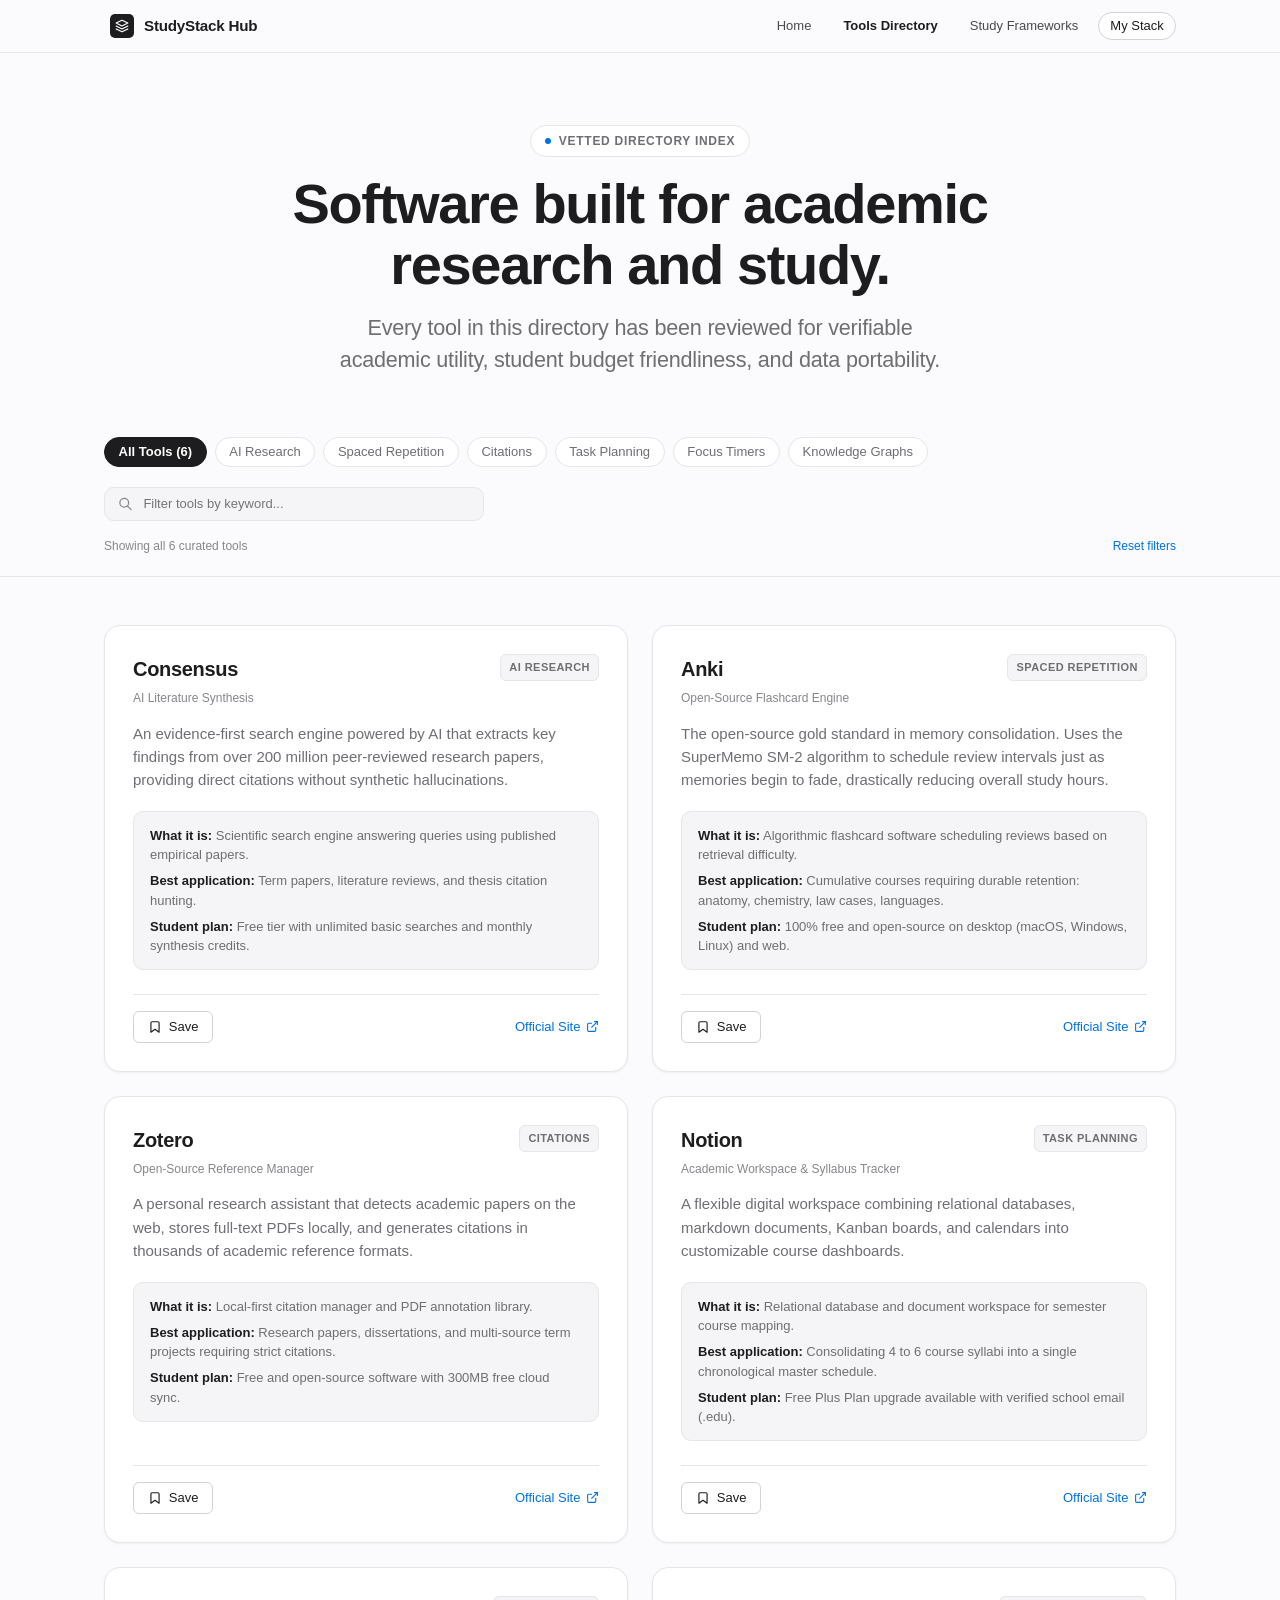
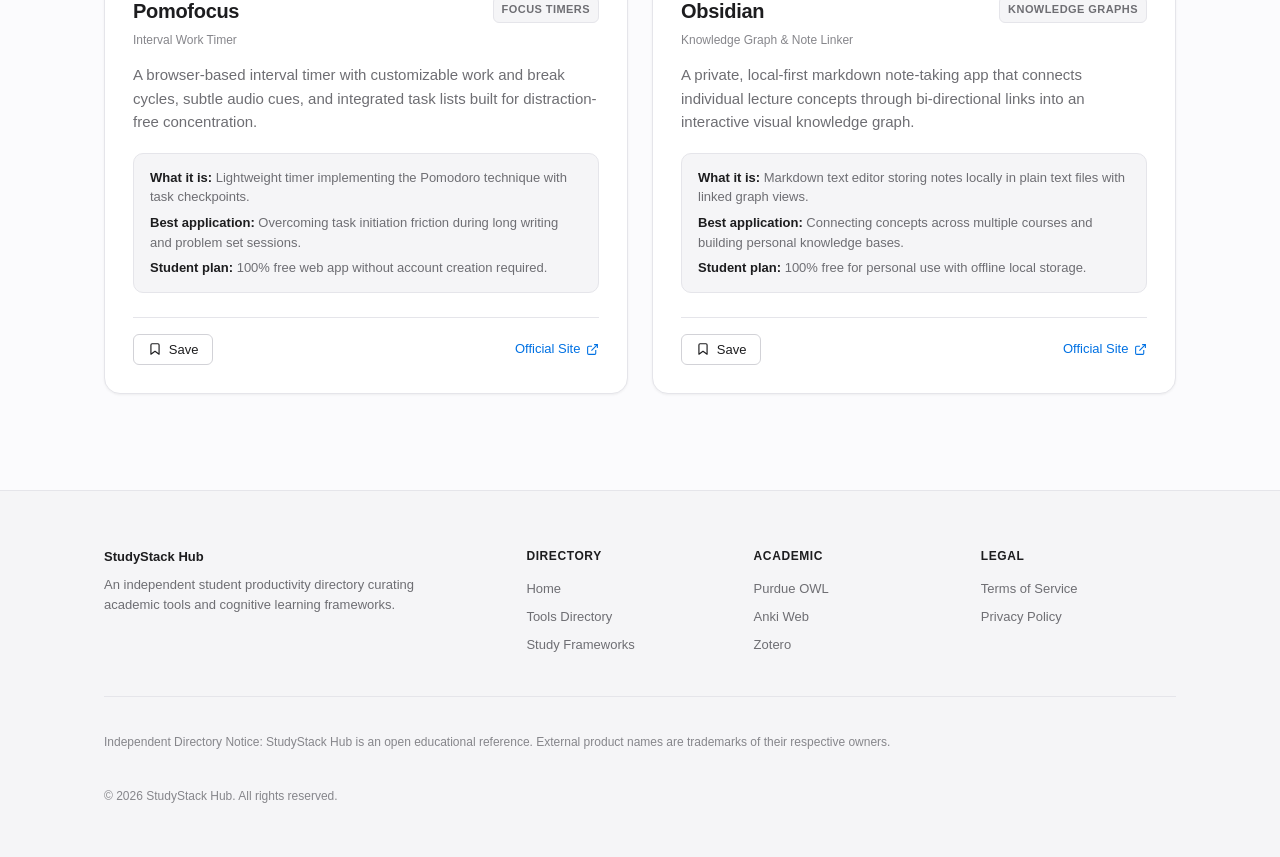
<file: tools.html>
<!doctype html>
<html lang="en">
<head>
  <meta charset="UTF-8">
  <meta name="viewport" content="width=device-width, initial-scale=1.0">
  
  <link rel="icon" type="image/svg+xml" href="favicon.svg">
  
  <title>Tools Directory: Vetted Academic and AI Software | StudyStack Hub</title>
  <meta name="title" content="Tools Directory: Vetted Academic and AI Software | StudyStack Hub">
  <meta name="description" content="Explore vetted free and open-source software for university students: Consensus, Anki, Zotero, Notion, Pomofocus, and Obsidian.">
  <meta name="keywords" content="best academic software, AI tools for students, research paper search, citation manager, anki spaced repetition, pomofocus, obsidian knowledge graph">
  <meta name="author" content="StudyStack Hub">
  <meta name="robots" content="index, follow, max-image-preview:large, max-snippet:-1, max-video-preview:-1">
  <meta name="theme-color" content="#FBFBFD">
  
  <link rel="canonical" href="https://studystack-hub.onrender.com/tools.html">

  <!-- Open Graph -->
  <meta property="og:type" content="website">
  <meta property="og:url" content="https://studystack-hub.onrender.com/tools.html">
  <meta property="og:title" content="Tools Directory: Vetted Academic and AI Software | StudyStack Hub">
  <meta property="og:description" content="Explore vetted free and open-source software for university students: Consensus, Anki, Zotero, Notion, Pomofocus, and Obsidian.">
  <meta property="og:site_name" content="StudyStack Hub">

  <!-- Twitter -->
  <meta name="twitter:card" content="summary_large_image">
  <meta name="twitter:url" content="https://studystack-hub.onrender.com/tools.html">
  <meta name="twitter:title" content="Tools Directory: Vetted Academic and AI Software | StudyStack Hub">
  <meta name="twitter:description" content="Explore vetted free and open-source software for university students.">

  <!-- Master Stylesheet -->
  <link rel="stylesheet" href="style.css">

  <!-- Structured Data: CollectionPage, ItemList and BreadcrumbList (JSON-LD) -->
  <script type="application/ld+json">
  {
    "@context": "https://schema.org",
    "@graph": [
      {
        "@type": "BreadcrumbList",
        "@id": "https://studystack-hub.onrender.com/tools.html#breadcrumb",
        "itemListElement": [
          {
            "@type": "ListItem",
            "position": 1,
            "name": "Home",
            "item": "https://studystack-hub.onrender.com/"
          },
          {
            "@type": "ListItem",
            "position": 2,
            "name": "Tools Directory",
            "item": "https://studystack-hub.onrender.com/tools.html"
          }
        ]
      },
      {
        "@type": "CollectionPage",
        "@id": "https://studystack-hub.onrender.com/tools.html#collection",
        "name": "Curated Academic Tools Directory",
        "description": "Explore vetted free and open-source software for university students.",
        "url": "https://studystack-hub.onrender.com/tools.html",
        "breadcrumb": {
          "@id": "https://studystack-hub.onrender.com/tools.html#breadcrumb"
        },
        "mainEntity": {
          "@type": "ItemList",
          "numberOfItems": 6,
          "itemListElement": [
            {
              "@type": "ListItem",
              "position": 1,
              "name": "Consensus",
              "description": "Academic search engine extracting consensus findings directly from peer-reviewed scientific literature.",
              "url": "https://consensus.app"
            },
            {
              "@type": "ListItem",
              "position": 2,
              "name": "Anki",
              "description": "Open-source spaced repetition flashcard software based on the SM-2 algorithm for long-term memory retention.",
              "url": "https://apps.ankiweb.net"
            },
            {
              "@type": "ListItem",
              "position": 3,
              "name": "Zotero",
              "description": "Open-source reference manager designed to collect, organize, annotate, and cite scholarly papers.",
              "url": "https://www.zotero.org"
            },
            {
              "@type": "ListItem",
              "position": 4,
              "name": "Notion",
              "description": "Customizable digital workspace for syllabus tracking, lecture notes, and assignment planning.",
              "url": "https://www.notion.so"
            },
            {
              "@type": "ListItem",
              "position": 5,
              "name": "Pomofocus",
              "description": "Lightweight interval timer pairing structured concentration sprints with task checklists.",
              "url": "https://pomofocus.io"
            },
            {
              "@type": "ListItem",
              "position": 6,
              "name": "Obsidian",
              "description": "Local-first markdown knowledge graph for connecting cross-disciplinary lecture ideas.",
              "url": "https://obsidian.md"
            }
          ]
        }
      }
    ]
  }
  </script>
</head>
<body>

  <!-- Global Header -->
  <header class="site-header">
    <div class="header-inner">
      <a href="index.html" class="brand-mark" aria-label="StudyStack Hub Homepage">
        <div class="brand-icon-box">
          <svg viewBox="0 0 24 24" fill="none" stroke="currentColor" stroke-width="2" stroke-linecap="round" stroke-linejoin="round" aria-hidden="true">
            <polygon points="12 2 2 7 12 12 22 7 12 2"></polygon>
            <polyline points="2 17 12 22 22 17"></polyline>
            <polyline points="2 12 12 17 22 12"></polyline>
          </svg>
        </div>
        <span>StudyStack Hub</span>
      </a>

      <nav class="nav-links" aria-label="Primary Navigation">
        <a href="index.html" class="nav-item">Home</a>
        <a href="tools.html" class="nav-item" aria-current="page">Tools Directory</a>
        <a href="frameworks.html" class="nav-item">Study Frameworks</a>
        <button type="button" class="nav-stack-btn open-stack-drawer-btn" title="Open My Study Stack">
          <span>My Stack</span>
          <span class="stack-count-badge hidden">0</span>
        </button>
      </nav>

      <button id="mobile-menu-button" type="button" class="mobile-nav-toggle" aria-controls="mobile-menu" aria-expanded="false" aria-label="Toggle navigation menu">
        <svg id="menu-closed-icon" style="width: 22px; height: 22px;" fill="none" stroke="currentColor" viewBox="0 0 24 24">
          <path stroke-linecap="round" stroke-linejoin="round" stroke-width="2" d="M4 6h16M4 12h16M4 18h16"></path>
        </svg>
        <svg id="menu-opened-icon" class="hidden" style="width: 22px; height: 22px;" fill="none" stroke="currentColor" viewBox="0 0 24 24">
          <path stroke-linecap="round" stroke-linejoin="round" stroke-width="2" d="M6 18L18 6M6 6l12 12"></path>
        </svg>
      </button>
    </div>

    <!-- Mobile Navigation Drawer -->
    <div id="mobile-menu" class="mobile-menu-drawer hidden">
      <a href="index.html" class="mobile-menu-link">Home</a>
      <a href="tools.html" class="mobile-menu-link" aria-current="page">Tools Directory</a>
      <a href="frameworks.html" class="mobile-menu-link">Study Frameworks</a>
      <button type="button" class="open-stack-drawer-btn mobile-menu-link" style="width: 100%; text-align: left; background: none; border: none; cursor: pointer; padding: 0.75rem 0;">
        <span>My Study Stack</span>
        <span class="stack-count-badge hidden">0</span>
      </button>
    </div>
  </header>

  <!-- Main Directory Stage -->
  <main style="flex-grow: 1;">

    <!-- Directory Header Stage -->
    <section style="padding: 4.5rem 0 2.5rem; text-align: center;">
      <div class="container">
        
        <span class="eyebrow-badge" style="margin-bottom: 1rem;">
          <span class="eyebrow-badge-dot"></span>
          Vetted Directory Index
        </span>

        <h1 class="text-hero-title" style="max-width: 780px; margin: 0 auto 1rem;">
          Software built for academic research and study.
        </h1>

        <p class="text-hero-subtitle" style="max-width: 620px; margin: 0 auto;">
          Every tool in this directory has been reviewed for verifiable academic utility, student budget friendliness, and data portability.
        </p>

      </div>
    </section>

    <!-- Sticky Directory Controls -->
    <section class="directory-controls" aria-label="Directory Filters and Search">
      <div class="container">
        
        <div style="display: flex; flex-direction: column; gap: 1rem;">
          
          <div class="directory-controls-row">
            
            <!-- Category Filter Tabs -->
            <div class="filter-pills-container" role="tablist" aria-label="Tool Categories">
              <button type="button" class="filter-pill" data-category="all" role="tab" aria-selected="true">
                All Tools (6)
              </button>
              <button type="button" class="filter-pill" data-category="ai-research" role="tab" aria-selected="false">
                AI Research
              </button>
              <button type="button" class="filter-pill" data-category="retention" role="tab" aria-selected="false">
                Spaced Repetition
              </button>
              <button type="button" class="filter-pill" data-category="citations" role="tab" aria-selected="false">
                Citations
              </button>
              <button type="button" class="filter-pill" data-category="planning" role="tab" aria-selected="false">
                Task Planning
              </button>
              <button type="button" class="filter-pill" data-category="focus" role="tab" aria-selected="false">
                Focus Timers
              </button>
              <button type="button" class="filter-pill" data-category="mindmapping" role="tab" aria-selected="false">
                Knowledge Graphs
              </button>
            </div>

            <!-- Search Filter Field -->
            <div style="position: relative; min-width: 260px; flex-grow: 1; max-width: 380px;">
              <svg style="position: absolute; left: 0.85rem; top: 50%; transform: translateY(-50%); width: 15px; height: 15px; color: var(--color-text-tertiary); pointer-events: none;" fill="none" stroke="currentColor" viewBox="0 0 24 24">
                <path stroke-linecap="round" stroke-linejoin="round" stroke-width="2" d="M21 21l-6-6m2-5a7 7 0 11-14 0 7 7 0 0114 0z"></path>
              </svg>
              <input
                type="search"
                id="tools-search-filter"
                class="search-input-field"
                style="padding: 0.55rem 0.85rem 0.55rem 2.4rem; font-size: 0.8125rem;"
                placeholder="Filter tools by keyword..."
                aria-label="Filter tools by keyword"
              >
            </div>

          </div>

          <!-- Active Filter Status -->
          <div style="display: flex; align-items: center; justify-content: space-between; font-size: 0.75rem; color: var(--color-text-tertiary);">
            <span id="filter-status">Showing all 6 curated tools</span>
            <button type="button" onclick="resetToolsFilter()" style="background: none; border: none; color: var(--color-accent); cursor: pointer; padding: 0; font-size: 0.75rem;">
              Reset filters
            </button>
          </div>

        </div>

      </div>
    </section>

    <!-- Main Tool Cards Grid -->
    <section style="padding: 3rem 0 6rem;">
      <div class="container">
        
        <div class="tools-grid">

          <!-- TOOL 1: Consensus -->
          <article id="consensus" class="tool-card" data-category="ai-research" data-keywords="consensus ai research search papers literature thesis peer-reviewed scientific citations">
            <div>
              <div class="tool-card-header">
                <div>
                  <h2 class="tool-card-title">Consensus</h2>
                  <span style="font-size: 0.75rem; color: var(--color-text-tertiary);">AI Literature Synthesis</span>
                </div>
                <span class="tool-card-category-label">AI Research</span>
              </div>

              <p class="tool-card-desc">
                An evidence-first search engine powered by AI that extracts key findings from over 200 million peer-reviewed research papers, providing direct citations without synthetic hallucinations.
              </p>

              <div class="tool-spec-box">
                <p style="margin: 0 0 0.4rem;"><strong>What it is:</strong> Scientific search engine answering queries using published empirical papers.</p>
                <p style="margin: 0 0 0.4rem;"><strong>Best application:</strong> Term papers, literature reviews, and thesis citation hunting.</p>
                <p style="margin: 0;"><strong>Student plan:</strong> Free tier with unlimited basic searches and monthly synthesis credits.</p>
              </div>
            </div>

            <div class="tool-card-actions">
              <button
                type="button"
                class="btn-save-stack"
                data-id="consensus"
                data-title="Consensus"
                data-category="AI Research"
                data-url="tools.html#consensus"
                data-snippet="Academic search engine synthesizing 200M+ peer-reviewed papers."
                title="Save to My Study Stack"
              >
                <svg viewBox="0 0 24 24" fill="none" stroke="currentColor" stroke-width="2"><path d="M19 21l-7-5-7 5V5a2 2 0 0 1 2-2h10a2 2 0 0 1 2 2z"/></svg>
                <span>Save</span>
              </button>
              <a href="https://consensus.app" target="_blank" rel="noopener noreferrer" class="btn-external-link">
                Official Site
                <svg viewBox="0 0 24 24" fill="none" stroke="currentColor" stroke-width="2"><path d="M18 13v6a2 2 0 0 1-2 2H5a2 2 0 0 1-2-2V8a2 2 0 0 1 2-2h6"/><polyline points="15 3 21 3 21 9"/><line x1="10" y1="14" x2="21" y2="3"/></svg>
              </a>
            </div>
          </article>

          <!-- TOOL 2: Anki -->
          <article id="anki" class="tool-card" data-category="retention" data-keywords="anki spaced repetition flashcards sm-2 memory exam study recall leitner">
            <div>
              <div class="tool-card-header">
                <div>
                  <h2 class="tool-card-title">Anki</h2>
                  <span style="font-size: 0.75rem; color: var(--color-text-tertiary);">Open-Source Flashcard Engine</span>
                </div>
                <span class="tool-card-category-label">Spaced Repetition</span>
              </div>

              <p class="tool-card-desc">
                The open-source gold standard in memory consolidation. Uses the SuperMemo SM-2 algorithm to schedule review intervals just as memories begin to fade, drastically reducing overall study hours.
              </p>

              <div class="tool-spec-box">
                <p style="margin: 0 0 0.4rem;"><strong>What it is:</strong> Algorithmic flashcard software scheduling reviews based on retrieval difficulty.</p>
                <p style="margin: 0 0 0.4rem;"><strong>Best application:</strong> Cumulative courses requiring durable retention: anatomy, chemistry, law cases, languages.</p>
                <p style="margin: 0;"><strong>Student plan:</strong> 100% free and open-source on desktop (macOS, Windows, Linux) and web.</p>
              </div>
            </div>

            <div class="tool-card-actions">
              <button
                type="button"
                class="btn-save-stack"
                data-id="anki"
                data-title="Anki"
                data-category="Flashcards"
                data-url="tools.html#anki"
                data-snippet="SM-2 algorithmic spaced repetition flashcards for permanent retention."
                title="Save to My Study Stack"
              >
                <svg viewBox="0 0 24 24" fill="none" stroke="currentColor" stroke-width="2"><path d="M19 21l-7-5-7 5V5a2 2 0 0 1 2-2h10a2 2 0 0 1 2 2z"/></svg>
                <span>Save</span>
              </button>
              <a href="https://apps.ankiweb.net" target="_blank" rel="noopener noreferrer" class="btn-external-link">
                Official Site
                <svg viewBox="0 0 24 24" fill="none" stroke="currentColor" stroke-width="2"><path d="M18 13v6a2 2 0 0 1-2 2H5a2 2 0 0 1-2-2V8a2 2 0 0 1 2-2h6"/><polyline points="15 3 21 3 21 9"/><line x1="10" y1="14" x2="21" y2="3"/></svg>
              </a>
            </div>
          </article>

          <!-- TOOL 3: Zotero -->
          <article id="zotero" class="tool-card" data-category="citations" data-keywords="zotero pdf citations bibliography reference manager writing apa mla chicago scholarly">
            <div>
              <div class="tool-card-header">
                <div>
                  <h2 class="tool-card-title">Zotero</h2>
                  <span style="font-size: 0.75rem; color: var(--color-text-tertiary);">Open-Source Reference Manager</span>
                </div>
                <span class="tool-card-category-label">Citations</span>
              </div>

              <p class="tool-card-desc">
                A personal research assistant that detects academic papers on the web, stores full-text PDFs locally, and generates citations in thousands of academic reference formats.
              </p>

              <div class="tool-spec-box">
                <p style="margin: 0 0 0.4rem;"><strong>What it is:</strong> Local-first citation manager and PDF annotation library.</p>
                <p style="margin: 0 0 0.4rem;"><strong>Best application:</strong> Research papers, dissertations, and multi-source term projects requiring strict citations.</p>
                <p style="margin: 0;"><strong>Student plan:</strong> Free and open-source software with 300MB free cloud sync.</p>
              </div>
            </div>

            <div class="tool-card-actions">
              <button
                type="button"
                class="btn-save-stack"
                data-id="zotero"
                data-title="Zotero"
                data-category="Writing & Citations"
                data-url="tools.html#zotero"
                data-snippet="Free reference manager generating automated bibliographies in thousands of formats."
                title="Save to My Study Stack"
              >
                <svg viewBox="0 0 24 24" fill="none" stroke="currentColor" stroke-width="2"><path d="M19 21l-7-5-7 5V5a2 2 0 0 1 2-2h10a2 2 0 0 1 2 2z"/></svg>
                <span>Save</span>
              </button>
              <a href="https://www.zotero.org" target="_blank" rel="noopener noreferrer" class="btn-external-link">
                Official Site
                <svg viewBox="0 0 24 24" fill="none" stroke="currentColor" stroke-width="2"><path d="M18 13v6a2 2 0 0 1-2 2H5a2 2 0 0 1-2-2V8a2 2 0 0 1 2-2h6"/><polyline points="15 3 21 3 21 9"/><line x1="10" y1="14" x2="21" y2="3"/></svg>
              </a>
            </div>
          </article>

          <!-- TOOL 4: Notion -->
          <article id="notion" class="tool-card" data-category="planning" data-keywords="notion planner tasks syllabus notes workspace organization templates schedules">
            <div>
              <div class="tool-card-header">
                <div>
                  <h2 class="tool-card-title">Notion</h2>
                  <span style="font-size: 0.75rem; color: var(--color-text-tertiary);">Academic Workspace &amp; Syllabus Tracker</span>
                </div>
                <span class="tool-card-category-label">Task Planning</span>
              </div>

              <p class="tool-card-desc">
                A flexible digital workspace combining relational databases, markdown documents, Kanban boards, and calendars into customizable course dashboards.
              </p>

              <div class="tool-spec-box">
                <p style="margin: 0 0 0.4rem;"><strong>What it is:</strong> Relational database and document workspace for semester course mapping.</p>
                <p style="margin: 0 0 0.4rem;"><strong>Best application:</strong> Consolidating 4 to 6 course syllabi into a single chronological master schedule.</p>
                <p style="margin: 0;"><strong>Student plan:</strong> Free Plus Plan upgrade available with verified school email (.edu).</p>
              </div>
            </div>

            <div class="tool-card-actions">
              <button
                type="button"
                class="btn-save-stack"
                data-id="notion"
                data-title="Notion"
                data-category="Task Planning"
                data-url="tools.html#notion"
                data-snippet="Modular academic workspace for master assignment schedules and syllabus tracking."
                title="Save to My Study Stack"
              >
                <svg viewBox="0 0 24 24" fill="none" stroke="currentColor" stroke-width="2"><path d="M19 21l-7-5-7 5V5a2 2 0 0 1 2-2h10a2 2 0 0 1 2 2z"/></svg>
                <span>Save</span>
              </button>
              <a href="https://www.notion.so" target="_blank" rel="noopener noreferrer" class="btn-external-link">
                Official Site
                <svg viewBox="0 0 24 24" fill="none" stroke="currentColor" stroke-width="2"><path d="M18 13v6a2 2 0 0 1-2 2H5a2 2 0 0 1-2-2V8a2 2 0 0 1 2-2h6"/><polyline points="15 3 21 3 21 9"/><line x1="10" y1="14" x2="21" y2="3"/></svg>
              </a>
            </div>
          </article>

          <!-- TOOL 5: Pomofocus -->
          <article id="pomofocus" class="tool-card" data-category="focus" data-keywords="pomofocus pomodoro timer focus interval attention time tracking sprints">
            <div>
              <div class="tool-card-header">
                <div>
                  <h2 class="tool-card-title">Pomofocus</h2>
                  <span style="font-size: 0.75rem; color: var(--color-text-tertiary);">Interval Work Timer</span>
                </div>
                <span class="tool-card-category-label">Focus Timers</span>
              </div>

              <p class="tool-card-desc">
                A browser-based interval timer with customizable work and break cycles, subtle audio cues, and integrated task lists built for distraction-free concentration.
              </p>

              <div class="tool-spec-box">
                <p style="margin: 0 0 0.4rem;"><strong>What it is:</strong> Lightweight timer implementing the Pomodoro technique with task checkpoints.</p>
                <p style="margin: 0 0 0.4rem;"><strong>Best application:</strong> Overcoming task initiation friction during long writing and problem set sessions.</p>
                <p style="margin: 0;"><strong>Student plan:</strong> 100% free web app without account creation required.</p>
              </div>
            </div>

            <div class="tool-card-actions">
              <button
                type="button"
                class="btn-save-stack"
                data-id="pomofocus"
                data-title="Pomofocus"
                data-category="Focus Timers"
                data-url="tools.html#pomofocus"
                data-snippet="Minimalist Pomodoro timer pairing interval work sprints with task checklists."
                title="Save to My Study Stack"
              >
                <svg viewBox="0 0 24 24" fill="none" stroke="currentColor" stroke-width="2"><path d="M19 21l-7-5-7 5V5a2 2 0 0 1 2-2h10a2 2 0 0 1 2 2z"/></svg>
                <span>Save</span>
              </button>
              <a href="https://pomofocus.io" target="_blank" rel="noopener noreferrer" class="btn-external-link">
                Official Site
                <svg viewBox="0 0 24 24" fill="none" stroke="currentColor" stroke-width="2"><path d="M18 13v6a2 2 0 0 1-2 2H5a2 2 0 0 1-2-2V8a2 2 0 0 1 2-2h6"/><polyline points="15 3 21 3 21 9"/><line x1="10" y1="14" x2="21" y2="3"/></svg>
              </a>
            </div>
          </article>

          <!-- TOOL 6: Obsidian -->
          <article id="obsidian" class="tool-card" data-category="mindmapping" data-keywords="obsidian mind mapping knowledge graph notes links markdown bi-directional local">
            <div>
              <div class="tool-card-header">
                <div>
                  <h2 class="tool-card-title">Obsidian</h2>
                  <span style="font-size: 0.75rem; color: var(--color-text-tertiary);">Knowledge Graph &amp; Note Linker</span>
                </div>
                <span class="tool-card-category-label">Knowledge Graphs</span>
              </div>

              <p class="tool-card-desc">
                A private, local-first markdown note-taking app that connects individual lecture concepts through bi-directional links into an interactive visual knowledge graph.
              </p>

              <div class="tool-spec-box">
                <p style="margin: 0 0 0.4rem;"><strong>What it is:</strong> Markdown text editor storing notes locally in plain text files with linked graph views.</p>
                <p style="margin: 0 0 0.4rem;"><strong>Best application:</strong> Connecting concepts across multiple courses and building personal knowledge bases.</p>
                <p style="margin: 0;"><strong>Student plan:</strong> 100% free for personal use with offline local storage.</p>
              </div>
            </div>

            <div class="tool-card-actions">
              <button
                type="button"
                class="btn-save-stack"
                data-id="obsidian"
                data-title="Obsidian"
                data-category="Knowledge Graph"
                data-url="tools.html#obsidian"
                data-snippet="Local markdown knowledge graph for connecting lecture notes."
                title="Save to My Study Stack"
              >
                <svg viewBox="0 0 24 24" fill="none" stroke="currentColor" stroke-width="2"><path d="M19 21l-7-5-7 5V5a2 2 0 0 1 2-2h10a2 2 0 0 1 2 2z"/></svg>
                <span>Save</span>
              </button>
              <a href="https://obsidian.md" target="_blank" rel="noopener noreferrer" class="btn-external-link">
                Official Site
                <svg viewBox="0 0 24 24" fill="none" stroke="currentColor" stroke-width="2"><path d="M18 13v6a2 2 0 0 1-2 2H5a2 2 0 0 1-2-2V8a2 2 0 0 1 2-2h6"/><polyline points="15 3 21 3 21 9"/><line x1="10" y1="14" x2="21" y2="3"/></svg>
              </a>
            </div>
          </article>

        </div>

        <!-- No Results Fallback State -->
        <div id="no-tools-found" class="hidden" style="text-align: center; padding: 4rem 1rem; background-color: var(--color-surface); border: 1px solid var(--color-border); border-radius: var(--radius-lg); margin-top: 1rem;">
          <h3 style="font-size: 1.15rem; font-weight: 600; color: var(--color-text); margin: 0 0 0.5rem;">No matching tools found</h3>
          <p style="font-size: 0.875rem; color: var(--color-text-secondary); margin: 0 0 1.25rem;">
            No tools matched your current search and category filter criteria.
          </p>
          <button type="button" onclick="resetToolsFilter()" class="btn-primary">
            Reset Filters
          </button>
        </div>

      </div>
    </section>

  </main>

  <!-- Global Footer -->
  <footer class="site-footer">
    <div class="container">
      <div class="footer-nav-grid">
        <div>
          <div style="font-weight: 600; color: var(--color-text); margin-bottom: 0.5rem;">StudyStack Hub</div>
          <p style="margin: 0 0 1rem; line-height: 1.5; max-width: 320px;">
            An independent student productivity directory curating academic tools and cognitive learning frameworks.
          </p>
        </div>
        <div>
          <h3 class="footer-heading">Directory</h3>
          <ul class="footer-link-list">
            <li><a href="index.html">Home</a></li>
            <li><a href="tools.html">Tools Directory</a></li>
            <li><a href="frameworks.html">Study Frameworks</a></li>
          </ul>
        </div>
        <div>
          <h3 class="footer-heading">Academic</h3>
          <ul class="footer-link-list">
            <li><a href="https://owl.purdue.edu/" target="_blank" rel="noopener noreferrer">Purdue OWL</a></li>
            <li><a href="https://apps.ankiweb.net/" target="_blank" rel="noopener noreferrer">Anki Web</a></li>
            <li><a href="https://www.zotero.org/" target="_blank" rel="noopener noreferrer">Zotero</a></li>
          </ul>
        </div>
        <div>
          <h3 class="footer-heading">Legal</h3>
          <ul class="footer-link-list">
            <li><a href="terms.html">Terms of Service</a></li>
            <li><a href="privacy.html">Privacy Policy</a></li>
          </ul>
        </div>
      </div>
      <div class="footer-bottom-bar">
        <p>
          Independent Directory Notice: StudyStack Hub is an open educational reference. External product names are trademarks of their respective owners.
        </p>
        <p>&copy; 2026 StudyStack Hub. All rights reserved.</p>
      </div>
    </div>
  </footer>

  <!-- Slide-Out Study Stack Drawer -->
  <div id="study-stack-drawer-backdrop" class="drawer-backdrop" aria-hidden="true">
    <div class="drawer-panel" role="dialog" aria-modal="true" aria-labelledby="drawer-title">
      <div class="drawer-header">
        <div class="drawer-title-group">
          <div class="brand-icon-box" style="width: 22px; height: 22px;">
            <svg viewBox="0 0 24 24" fill="none" stroke="currentColor" stroke-width="2"><path d="M19 21l-7-5-7 5V5a2 2 0 0 1 2-2h10a2 2 0 0 1 2 2z"/></svg>
          </div>
          <div>
            <h3 id="drawer-title" class="drawer-title">My Study Stack</h3>
            <span id="study-stack-drawer-count" class="drawer-count-label">0 items</span>
          </div>
        </div>
        <button type="button" onclick="closeStudyStackDrawer()" class="drawer-close-btn" aria-label="Close drawer">
          <svg style="width: 18px; height: 18px;" fill="none" stroke="currentColor" viewBox="0 0 24 24"><path stroke-linecap="round" stroke-linejoin="round" stroke-width="2" d="M6 18L18 6M6 6l12 12"/></svg>
        </button>
      </div>
      <div id="study-stack-drawer-items" class="drawer-body"></div>
      <div class="drawer-footer">
        <span>Stored locally in browser</span>
        <button type="button" onclick="closeStudyStackDrawer()" class="btn-secondary" style="font-size: 0.75rem; padding: 0.35rem 0.75rem;">Close</button>
      </div>
    </div>
  </div>

  <div id="toast-container" role="status" aria-live="polite"></div>
  <script src="script.js" defer></script>
</body>
</html>
</file>
<file: style.css>
/* ==========================================================================
   StudyStack Hub - Master Design System
   Restrained, product-focused aesthetic inspired by Apple marketing pages.
   Warm neutral background, dark readable typography, one restrained accent.
   ========================================================================== */

/* --------------------------------------------------------------------------
   1. Design Tokens
   -------------------------------------------------------------------------- */
:root {
  /* Surface & Canvas (Near-white / warm neutral per brief) */
  --color-bg: #FBFBFD;
  --color-surface: #FFFFFF;
  --color-surface-subtle: #F5F5F7;
  --color-surface-muted: #EFEFEF;

  /* Typography Colors */
  --color-text: #1D1D1F;
  --color-text-secondary: #6E6E73;
  --color-text-tertiary: #86868B;
  --color-text-inverse: #FFFFFF;

  /* Restrained Accent (Single deliberate blue) */
  --color-accent: #0071E3;
  --color-accent-hover: #0077ED;
  --color-accent-active: #0062C4;
  --color-accent-subtle: rgba(0, 113, 227, 0.08);
  --color-accent-border: rgba(0, 113, 227, 0.25);

  /* Borders & Dividers */
  --color-border: #D2D2D7;
  --color-border-subtle: #E5E5EA;
  --color-border-strong: #B0B0B5;

  /* Focus Ring */
  --focus-ring: 0 0 0 4px rgba(0, 113, 227, 0.28);

  /* Geometry */
  --radius-sm: 6px;
  --radius-md: 10px;
  --radius-lg: 16px;
  --radius-xl: 20px;
  --radius-full: 9999px;

  /* Shadows (Subtle, purposeful depth) */
  --shadow-subtle: 0 1px 3px rgba(0, 0, 0, 0.04), 0 1px 2px rgba(0, 0, 0, 0.02);
  --shadow-card: 0 4px 14px rgba(0, 0, 0, 0.04), 0 1px 3px rgba(0, 0, 0, 0.02);
  --shadow-float: 0 12px 32px rgba(0, 0, 0, 0.08), 0 2px 6px rgba(0, 0, 0, 0.04);
  --shadow-drawer: -8px 0 32px rgba(0, 0, 0, 0.12);

  /* Transitions */
  --transition-fast: 0.15s ease;
  --transition-base: 0.22s cubic-bezier(0.25, 0.1, 0.25, 1);
  --transition-drawer: 0.32s cubic-bezier(0.16, 1, 0.3, 1);

  /* Typography Stack (System native, no Inter/Geist/Space Grotesk) */
  --font-stack: -apple-system, BlinkMacSystemFont, "SF Pro Text", "SF Pro Display", "SF Pro", "Segoe UI", Roboto, Helvetica, Arial, sans-serif;
}

/* --------------------------------------------------------------------------
   2. Reset & Global Base
   -------------------------------------------------------------------------- */
*, *::before, *::after {
  box-sizing: border-box;
}

html {
  font-family: var(--font-stack);
  background-color: var(--color-bg);
  color: var(--color-text);
  -webkit-font-smoothing: antialiased;
  -moz-osx-font-smoothing: grayscale;
  text-rendering: optimizeLegibility;
  scroll-behavior: smooth;
}

body {
  margin: 0;
  padding: 0;
  min-height: 100vh;
  display: flex;
  flex-direction: column;
  background-color: var(--color-bg);
  color: var(--color-text);
  font-size: 16px;
  line-height: 1.55;
}

img, svg {
  display: block;
  max-width: 100%;
}

a {
  color: inherit;
  text-decoration: none;
}

/* Accessible Keyboard Focus */
:focus-visible {
  outline: none;
  box-shadow: var(--focus-ring);
}

/* Accessibility & Display Utilities */
.hidden {
  display: none !important;
}

.sr-only {
  position: absolute;
  width: 1px;
  height: 1px;
  padding: 0;
  margin: -1px;
  overflow: hidden;
  clip: rect(0, 0, 0, 0);
  white-space: nowrap;
  border-width: 0;
}

/* Reduced Motion Preference */
@media (prefers-reduced-motion: reduce) {
  *, *::before, *::after {
    animation-duration: 0.01ms !important;
    animation-iteration-count: 1 !important;
    transition-duration: 0.01ms !important;
    scroll-behavior: auto !important;
  }
}

/* --------------------------------------------------------------------------
   3. Typography Hierarchy
   -------------------------------------------------------------------------- */
.text-hero-title {
  font-size: clamp(2.25rem, 5vw, 3.5rem);
  font-weight: 600;
  line-height: 1.1;
  letter-spacing: -0.024em;
  color: var(--color-text);
}

.text-hero-subtitle {
  font-size: clamp(1.125rem, 2.5vw, 1.35rem);
  font-weight: 400;
  line-height: 1.5;
  letter-spacing: -0.01em;
  color: var(--color-text-secondary);
}

.text-section-title {
  font-size: clamp(1.75rem, 3.2vw, 2.35rem);
  font-weight: 600;
  line-height: 1.18;
  letter-spacing: -0.02em;
  color: var(--color-text);
}

.text-section-subtitle {
  font-size: 1.0625rem;
  line-height: 1.55;
  color: var(--color-text-secondary);
}

.eyebrow-badge {
  display: inline-flex;
  align-items: center;
  gap: 0.5rem;
  padding: 0.35rem 0.85rem;
  font-size: 0.75rem;
  font-weight: 600;
  text-transform: uppercase;
  letter-spacing: 0.06em;
  color: var(--color-text-secondary);
  background-color: var(--color-surface);
  border: 1px solid var(--color-border-subtle);
  border-radius: var(--radius-full);
}

.eyebrow-badge-dot {
  width: 6px;
  height: 6px;
  border-radius: 50%;
  background-color: var(--color-accent);
}

/* --------------------------------------------------------------------------
   4. Global Header & Navigation
   -------------------------------------------------------------------------- */
.site-header {
  position: sticky;
  top: 0;
  z-index: 50;
  background-color: rgba(251, 251, 253, 0.86);
  backdrop-filter: saturate(180%) blur(20px);
  -webkit-backdrop-filter: saturate(180%) blur(20px);
  border-bottom: 1px solid rgba(0, 0, 0, 0.08);
  transition: background-color var(--transition-fast);
}

.header-inner {
  max-width: 1120px;
  margin: 0 auto;
  padding: 0 1.5rem;
  height: 52px;
  display: flex;
  align-items: center;
  justify-content: space-between;
}

.brand-mark {
  display: flex;
  align-items: center;
  gap: 0.65rem;
  font-size: 0.95rem;
  font-weight: 600;
  letter-spacing: -0.015em;
  color: var(--color-text);
  border-radius: var(--radius-sm);
  padding: 0.25rem 0.35rem;
}

.brand-mark:hover {
  opacity: 0.85;
}

.brand-icon-box {
  width: 24px;
  height: 24px;
  background-color: var(--color-text);
  color: var(--color-surface);
  border-radius: 5px;
  display: flex;
  align-items: center;
  justify-content: center;
}

.brand-icon-box svg {
  width: 14px;
  height: 14px;
}

.nav-links {
  display: flex;
  align-items: center;
  gap: 0.5rem;
}

.nav-item {
  font-size: 0.8125rem;
  font-weight: 400;
  color: var(--color-text);
  padding: 0.4rem 0.75rem;
  border-radius: var(--radius-sm);
  transition: opacity var(--transition-fast);
  opacity: 0.8;
}

.nav-item:hover {
  opacity: 1;
}

.nav-item[aria-current="page"] {
  font-weight: 600;
  opacity: 1;
}

/* Stack Drawer Trigger in Nav */
.nav-stack-btn {
  display: inline-flex;
  align-items: center;
  gap: 0.45rem;
  font-size: 0.8125rem;
  font-weight: 500;
  color: var(--color-text);
  padding: 0.35rem 0.7rem;
  background-color: var(--color-surface);
  border: 1px solid var(--color-border);
  border-radius: var(--radius-full);
  cursor: pointer;
  transition: border-color var(--transition-fast), background-color var(--transition-fast);
}

.nav-stack-btn:hover {
  border-color: var(--color-text-secondary);
  background-color: var(--color-surface-subtle);
}

.stack-count-badge {
  font-size: 0.6875rem;
  font-weight: 600;
  line-height: 1;
  padding: 0.2rem 0.45rem;
  border-radius: var(--radius-full);
  background-color: var(--color-accent);
  color: var(--color-text-inverse);
}

.stack-count-badge.hidden {
  display: none;
}

/* Mobile Nav Toggle Button */
.mobile-nav-toggle {
  display: none;
  background: none;
  border: none;
  padding: 0.5rem;
  color: var(--color-text);
  cursor: pointer;
  border-radius: var(--radius-sm);
}

@media (max-width: 768px) {
  .nav-links {
    display: none;
  }
  .mobile-nav-toggle {
    display: flex;
    align-items: center;
    justify-content: center;
  }
}

.mobile-menu-drawer {
  display: none;
  background-color: var(--color-surface);
  border-bottom: 1px solid var(--color-border-subtle);
  padding: 1rem 1.5rem 1.5rem;
}

.mobile-menu-drawer.active {
  display: block;
}

.mobile-menu-link {
  display: flex;
  align-items: center;
  justify-content: space-between;
  padding: 0.75rem 0;
  font-size: 0.95rem;
  color: var(--color-text);
  border-bottom: 1px solid var(--color-border-subtle);
}

.mobile-menu-link[aria-current="page"] {
  font-weight: 600;
  color: var(--color-accent);
}

/* --------------------------------------------------------------------------
   5. Apple-Style Product Stage (Hero Visual Component)
   -------------------------------------------------------------------------- */
.product-hero-stage {
  max-width: 980px;
  margin: 2.5rem auto 0;
  background-color: var(--color-surface);
  border: 1px solid var(--color-border);
  border-radius: var(--radius-xl);
  box-shadow: var(--shadow-card);
  overflow: hidden;
  text-align: left;
}

.product-window-chrome {
  background-color: var(--color-surface-subtle);
  border-bottom: 1px solid var(--color-border-subtle);
  padding: 0.75rem 1rem;
  display: flex;
  align-items: center;
  justify-content: space-between;
  gap: 1rem;
}

.window-dots {
  display: flex;
  align-items: center;
  gap: 6px;
}

.window-dot {
  width: 10px;
  height: 10px;
  border-radius: 50%;
  background-color: #D2D2D7;
}

.window-search-pill {
  flex-grow: 1;
  max-width: 520px;
  margin: 0 auto;
  background-color: var(--color-surface);
  border: 1px solid var(--color-border-subtle);
  border-radius: var(--radius-sm);
  padding: 0.35rem 0.75rem;
  font-size: 0.75rem;
  color: var(--color-text-secondary);
  display: flex;
  align-items: center;
  gap: 0.5rem;
}

.product-stage-body {
  padding: 1.5rem;
  background-color: var(--color-surface);
}

.product-hero-search-wrapper {
  position: relative;
  margin-bottom: 1.25rem;
}

.search-input-field {
  width: 100%;
  padding: 0.85rem 1rem 0.85rem 2.75rem;
  font-family: inherit;
  font-size: 0.9375rem;
  color: var(--color-text);
  background-color: var(--color-surface-subtle);
  border: 1px solid var(--color-border-subtle);
  border-radius: var(--radius-md);
  transition: border-color var(--transition-fast), background-color var(--transition-fast), box-shadow var(--transition-fast);
}

.search-input-field:focus {
  outline: none;
  background-color: var(--color-surface);
  border-color: var(--color-accent);
  box-shadow: var(--focus-ring);
}

.search-icon-adornment {
  position: absolute;
  left: 0.95rem;
  top: 50%;
  transform: translateY(-50%);
  width: 16px;
  height: 16px;
  color: var(--color-text-tertiary);
  pointer-events: none;
}

/* Quick Filter Pills in Stage */
.quick-pills-row {
  display: flex;
  align-items: center;
  flex-wrap: wrap;
  gap: 0.5rem;
  margin-bottom: 1.5rem;
}

.quick-pill {
  font-size: 0.75rem;
  font-weight: 500;
  padding: 0.25rem 0.65rem;
  border-radius: var(--radius-full);
  background-color: var(--color-surface-subtle);
  border: 1px solid var(--color-border-subtle);
  color: var(--color-text-secondary);
  transition: all var(--transition-fast);
}

.quick-pill:hover {
  color: var(--color-text);
  border-color: var(--color-border);
}

/* Live Tool Showcase Cards Inside Stage */
.stage-showcase-grid {
  display: grid;
  grid-template-columns: repeat(3, 1fr);
  gap: 1rem;
}

@media (max-width: 768px) {
  .stage-showcase-grid {
    grid-template-columns: 1fr;
  }
}

.stage-micro-card {
  background-color: var(--color-surface);
  border: 1px solid var(--color-border-subtle);
  border-radius: var(--radius-md);
  padding: 1rem;
  display: flex;
  flex-direction: column;
  justify-content: space-between;
  transition: border-color var(--transition-fast);
}

.stage-micro-card:hover {
  border-color: var(--color-border);
}

.micro-card-badge {
  font-size: 0.6875rem;
  font-weight: 600;
  letter-spacing: 0.02em;
  color: var(--color-text-secondary);
  background-color: var(--color-surface-subtle);
  padding: 0.15rem 0.45rem;
  border-radius: var(--radius-sm);
  display: inline-block;
  margin-bottom: 0.5rem;
}

.micro-card-title {
  font-size: 0.95rem;
  font-weight: 600;
  color: var(--color-text);
  margin: 0 0 0.25rem 0;
}

.micro-card-desc {
  font-size: 0.78125rem;
  line-height: 1.45;
  color: var(--color-text-secondary);
  margin: 0 0 0.75rem 0;
}

.micro-card-footer {
  display: flex;
  align-items: center;
  justify-content: space-between;
  padding-top: 0.5rem;
  border-top: 1px solid var(--color-border-subtle);
}

.directory-controls-row {
  display: flex;
  flex-wrap: wrap;
  align-items: center;
  justify-content: space-between;
  gap: 1rem;
}

/* --------------------------------------------------------------------------
   6. Search Autocomplete Dropdown (Accessible)
   -------------------------------------------------------------------------- */
.search-results-popover {
  position: absolute;
  top: 100%;
  left: 0;
  right: 0;
  margin-top: 0.5rem;
  background-color: var(--color-surface);
  border: 1px solid var(--color-border);
  border-radius: var(--radius-md);
  box-shadow: var(--shadow-float);
  overflow: hidden;
  z-index: 30;
}

.search-results-popover.hidden {
  display: none;
}

.search-result-item {
  display: block;
  padding: 0.85rem 1rem;
  border-bottom: 1px solid var(--color-border-subtle);
  text-decoration: none;
  transition: background-color var(--transition-fast);
}

.search-result-item:last-child {
  border-bottom: none;
}

.search-result-item:hover, .search-result-item:focus-visible {
  background-color: var(--color-surface-subtle);
}

.search-result-header {
  display: flex;
  align-items: center;
  justify-content: space-between;
  margin-bottom: 0.2rem;
}

.search-result-title {
  font-size: 0.875rem;
  font-weight: 600;
  color: var(--color-text);
}

.search-result-cat {
  font-size: 0.6875rem;
  font-weight: 500;
  color: var(--color-text-tertiary);
}

.search-result-snippet {
  font-size: 0.75rem;
  color: var(--color-text-secondary);
  line-height: 1.4;
  margin: 0;
}

/* --------------------------------------------------------------------------
   7. Directory Card Grid & Filters (tools.html)
   -------------------------------------------------------------------------- */
.directory-controls {
  background-color: var(--color-bg);
  border-bottom: 1px solid var(--color-border-subtle);
  padding: 1.25rem 0;
  position: sticky;
  top: 52px;
  z-index: 35;
}

.filter-pills-container {
  display: flex;
  align-items: center;
  gap: 0.5rem;
  overflow-x: auto;
  padding-bottom: 0.25rem;
  scrollbar-width: none;
}

.filter-pills-container::-webkit-scrollbar {
  display: none;
}

.filter-pill {
  font-family: inherit;
  font-size: 0.8125rem;
  font-weight: 500;
  padding: 0.4rem 0.85rem;
  border-radius: var(--radius-full);
  border: 1px solid var(--color-border-subtle);
  background-color: var(--color-surface);
  color: var(--color-text-secondary);
  cursor: pointer;
  white-space: nowrap;
  transition: all var(--transition-fast);
}

.filter-pill:hover {
  border-color: var(--color-border);
  color: var(--color-text);
}

.filter-pill[aria-selected="true"] {
  background-color: var(--color-text);
  border-color: var(--color-text);
  color: var(--color-text-inverse);
  font-weight: 600;
}

/* Clean Tool Card */
.tools-grid {
  display: grid;
  grid-template-columns: repeat(2, 1fr);
  gap: 1.5rem;
}

@media (max-width: 840px) {
  .tools-grid {
    grid-template-columns: 1fr;
  }
}

.tool-card {
  background-color: var(--color-surface);
  border: 1px solid var(--color-border-subtle);
  border-radius: var(--radius-lg);
  padding: 1.75rem;
  display: flex;
  flex-direction: column;
  justify-content: space-between;
  box-shadow: var(--shadow-subtle);
  transition: border-color var(--transition-fast), box-shadow var(--transition-fast);
}

.tool-card:hover {
  border-color: var(--color-border);
  box-shadow: var(--shadow-card);
}

.tool-card.hidden {
  display: none !important;
}

.tool-card-header {
  display: flex;
  align-items: flex-start;
  justify-content: space-between;
  gap: 1rem;
  margin-bottom: 0.75rem;
}

.tool-card-title {
  font-size: 1.25rem;
  font-weight: 600;
  letter-spacing: -0.015em;
  color: var(--color-text);
  margin: 0;
}

.tool-card-category-label {
  font-size: 0.6875rem;
  font-weight: 600;
  text-transform: uppercase;
  letter-spacing: 0.04em;
  color: var(--color-text-secondary);
  background-color: var(--color-surface-subtle);
  border: 1px solid var(--color-border-subtle);
  padding: 0.25rem 0.5rem;
  border-radius: var(--radius-sm);
  white-space: nowrap;
}

.tool-card-desc {
  font-size: 0.9375rem;
  line-height: 1.55;
  color: var(--color-text-secondary);
  margin: 0 0 1.25rem 0;
}

.tool-spec-box {
  background-color: var(--color-surface-subtle);
  border: 1px solid var(--color-border-subtle);
  border-radius: var(--radius-md);
  padding: 0.85rem 1rem;
  font-size: 0.8125rem;
  line-height: 1.5;
  color: var(--color-text-secondary);
  margin-bottom: 1.5rem;
}

.tool-spec-box strong {
  color: var(--color-text);
  font-weight: 600;
}

.tool-card-actions {
  display: flex;
  align-items: center;
  justify-content: space-between;
  padding-top: 1rem;
  border-top: 1px solid var(--color-border-subtle);
}

/* Direct Action Buttons */
.btn-save-stack {
  display: inline-flex;
  align-items: center;
  gap: 0.45rem;
  font-family: inherit;
  font-size: 0.8125rem;
  font-weight: 500;
  padding: 0.45rem 0.85rem;
  border-radius: var(--radius-sm);
  border: 1px solid var(--color-border);
  background-color: var(--color-surface);
  color: var(--color-text);
  cursor: pointer;
  transition: all var(--transition-fast);
}

.btn-save-stack:hover {
  background-color: var(--color-surface-subtle);
  border-color: var(--color-border-strong);
}

.btn-save-stack.saved {
  background-color: var(--color-accent-subtle);
  border-color: var(--color-accent-border);
  color: var(--color-accent);
  font-weight: 600;
}

.btn-save-stack svg {
  width: 14px;
  height: 14px;
}

.btn-external-link {
  display: inline-flex;
  align-items: center;
  gap: 0.35rem;
  font-size: 0.8125rem;
  font-weight: 500;
  color: var(--color-accent);
  transition: color var(--transition-fast);
}

.btn-external-link:hover {
  color: var(--color-accent-hover);
  text-decoration: underline;
}

.btn-external-link svg {
  width: 13px;
  height: 13px;
}

/* --------------------------------------------------------------------------
   8. Frameworks Comparison & Deep Dives (frameworks.html)
   -------------------------------------------------------------------------- */
.comparison-table-wrapper {
  overflow-x: auto;
  border: 1px solid var(--color-border);
  border-radius: var(--radius-lg);
  background-color: var(--color-surface);
  box-shadow: var(--shadow-subtle);
}

.comparison-table {
  width: 100%;
  border-collapse: collapse;
  text-align: left;
  font-size: 0.875rem;
}

.comparison-table th {
  background-color: var(--color-surface-subtle);
  color: var(--color-text);
  font-weight: 600;
  font-size: 0.75rem;
  text-transform: uppercase;
  letter-spacing: 0.05em;
  padding: 1rem 1.25rem;
  border-bottom: 1px solid var(--color-border);
}

.comparison-table td {
  padding: 1.15rem 1.25rem;
  border-bottom: 1px solid var(--color-border-subtle);
  color: var(--color-text-secondary);
  line-height: 1.5;
  vertical-align: top;
}

.comparison-table tr:last-child td {
  border-bottom: none;
}

.comparison-table td strong {
  color: var(--color-text);
}

/* Framework Recommender Widget */
.recommender-card {
  background-color: var(--color-surface);
  border: 1px solid var(--color-border);
  border-radius: var(--radius-lg);
  padding: 2rem;
  box-shadow: var(--shadow-card);
}

.goal-selector-grid {
  display: grid;
  grid-template-columns: repeat(4, 1fr);
  gap: 0.75rem;
  margin: 1.5rem 0;
}

@media (max-width: 768px) {
  .goal-selector-grid {
    grid-template-columns: 1fr 1fr;
  }
}

.recommender-goal-btn {
  font-family: inherit;
  font-size: 0.8125rem;
  font-weight: 500;
  padding: 0.85rem 1rem;
  border: 1px solid var(--color-border);
  border-radius: var(--radius-md);
  background-color: var(--color-surface);
  color: var(--color-text);
  cursor: pointer;
  text-align: center;
  transition: all var(--transition-fast);
}

.recommender-goal-btn:hover {
  background-color: var(--color-surface-subtle);
  border-color: var(--color-border-strong);
}

.recommender-goal-btn.selected {
  background-color: var(--color-text);
  border-color: var(--color-text);
  color: var(--color-text-inverse);
  font-weight: 600;
}

.recommender-result-box {
  background-color: var(--color-surface-subtle);
  border: 1px solid var(--color-border-subtle);
  border-radius: var(--radius-md);
  padding: 1.5rem;
  margin-top: 1.25rem;
}

.recommender-result-box.hidden {
  display: none;
}

/* Editorial Framework Sections */
.framework-editorial-section {
  padding: 4rem 0;
  border-top: 1px solid var(--color-border-subtle);
}

.framework-steps-list {
  list-style: none;
  padding: 0;
  margin: 1.5rem 0;
  counter-reset: step-counter;
}

.framework-step-item {
  counter-increment: step-counter;
  position: relative;
  padding-left: 2.75rem;
  margin-bottom: 1.5rem;
}

.framework-step-item::before {
  content: counter(step-counter);
  position: absolute;
  left: 0;
  top: 0.15rem;
  width: 24px;
  height: 24px;
  border-radius: 50%;
  background-color: var(--color-surface-subtle);
  border: 1px solid var(--color-border);
  font-size: 0.75rem;
  font-weight: 600;
  color: var(--color-text);
  display: flex;
  align-items: center;
  justify-content: center;
}

.framework-step-title {
  font-size: 1rem;
  font-weight: 600;
  color: var(--color-text);
  margin: 0 0 0.35rem 0;
}

.framework-step-desc {
  font-size: 0.9375rem;
  line-height: 1.55;
  color: var(--color-text-secondary);
  margin: 0;
}

/* --------------------------------------------------------------------------
   9. Slide-Over Study Stack Drawer
   -------------------------------------------------------------------------- */
.drawer-backdrop {
  position: fixed;
  inset: 0;
  background-color: rgba(0, 0, 0, 0.4);
  backdrop-filter: blur(4px);
  -webkit-backdrop-filter: blur(4px);
  z-index: 100;
  opacity: 0;
  visibility: hidden;
  transition: opacity var(--transition-fast), visibility var(--transition-fast);
}

.drawer-backdrop.active {
  opacity: 1;
  visibility: visible;
}

.drawer-panel {
  position: absolute;
  top: 0;
  right: 0;
  bottom: 0;
  width: 100%;
  max-width: 420px;
  background-color: var(--color-surface);
  box-shadow: var(--shadow-drawer);
  display: flex;
  flex-direction: column;
  transform: translateX(100%);
  transition: transform var(--transition-drawer);
}

.drawer-backdrop.active .drawer-panel {
  transform: translateX(0);
}

.drawer-header {
  padding: 1.25rem 1.5rem;
  border-bottom: 1px solid var(--color-border-subtle);
  display: flex;
  align-items: center;
  justify-content: space-between;
}

.drawer-title-group {
  display: flex;
  align-items: center;
  gap: 0.65rem;
}

.drawer-title {
  font-size: 1.0625rem;
  font-weight: 600;
  color: var(--color-text);
  margin: 0;
}

.drawer-count-label {
  font-size: 0.75rem;
  color: var(--color-text-tertiary);
}

.drawer-close-btn {
  background: none;
  border: none;
  padding: 0.4rem;
  color: var(--color-text-secondary);
  cursor: pointer;
  border-radius: var(--radius-sm);
  display: flex;
  align-items: center;
  justify-content: center;
}

.drawer-close-btn:hover {
  color: var(--color-text);
  background-color: var(--color-surface-subtle);
}

.drawer-body {
  flex-grow: 1;
  overflow-y: auto;
  padding: 1.25rem 1.5rem;
  display: flex;
  flex-direction: column;
  gap: 0.85rem;
}

.stack-item-card {
  border: 1px solid var(--color-border-subtle);
  border-radius: var(--radius-md);
  padding: 1rem;
  background-color: var(--color-surface);
  display: flex;
  align-items: flex-start;
  justify-content: space-between;
  gap: 0.75rem;
  transition: border-color var(--transition-fast);
}

.stack-item-card:hover {
  border-color: var(--color-border);
}

.drawer-footer {
  padding: 1rem 1.5rem;
  border-top: 1px solid var(--color-border-subtle);
  background-color: var(--color-surface-subtle);
  display: flex;
  align-items: center;
  justify-content: space-between;
  font-size: 0.75rem;
  color: var(--color-text-tertiary);
}

/* --------------------------------------------------------------------------
   10. Toast Notification System
   -------------------------------------------------------------------------- */
#toast-container {
  position: fixed;
  bottom: 1.5rem;
  right: 1.5rem;
  z-index: 120;
  display: flex;
  flex-direction: column;
  gap: 0.5rem;
  pointer-events: none;
}

.toast {
  pointer-events: auto;
  background-color: var(--color-text);
  color: var(--color-text-inverse);
  padding: 0.75rem 1.15rem;
  border-radius: var(--radius-full);
  font-size: 0.8125rem;
  font-weight: 500;
  box-shadow: var(--shadow-float);
  display: flex;
  align-items: center;
  gap: 0.5rem;
  transition: opacity var(--transition-fast), transform var(--transition-fast);
  animation: toastSlideUp 0.25s cubic-bezier(0.16, 1, 0.3, 1) forwards;
}

.toast.toast-hide {
  opacity: 0;
  transform: translateY(8px);
}

@keyframes toastSlideUp {
  from {
    opacity: 0;
    transform: translateY(12px);
  }
  to {
    opacity: 1;
    transform: translateY(0);
  }
}

/* --------------------------------------------------------------------------
   11. Primary CTA Buttons & Layout Utilities
   -------------------------------------------------------------------------- */
.container {
  max-width: 1120px;
  margin: 0 auto;
  padding: 0 1.5rem;
}

.container-narrow {
  max-width: 760px;
  margin: 0 auto;
  padding: 0 1.5rem;
}

.btn-primary {
  display: inline-flex;
  align-items: center;
  justify-content: center;
  gap: 0.5rem;
  font-family: inherit;
  font-size: 0.875rem;
  font-weight: 500;
  padding: 0.65rem 1.25rem;
  background-color: var(--color-accent);
  color: var(--color-text-inverse);
  border: 1px solid var(--color-accent);
  border-radius: var(--radius-full);
  cursor: pointer;
  transition: background-color var(--transition-fast);
  text-decoration: none;
}

.btn-primary:hover {
  background-color: var(--color-accent-hover);
  border-color: var(--color-accent-hover);
}

.btn-secondary {
  display: inline-flex;
  align-items: center;
  justify-content: center;
  gap: 0.5rem;
  font-family: inherit;
  font-size: 0.875rem;
  font-weight: 500;
  padding: 0.65rem 1.25rem;
  background-color: var(--color-surface);
  color: var(--color-text);
  border: 1px solid var(--color-border);
  border-radius: var(--radius-full);
  cursor: pointer;
  transition: all var(--transition-fast);
  text-decoration: none;
}

.btn-secondary:hover {
  border-color: var(--color-text-secondary);
  background-color: var(--color-surface-subtle);
}

/* FAQ Accordion Styling (Apple Style Clean Disclosure) */
.faq-accordion {
  border-top: 1px solid var(--color-border-subtle);
}

.faq-item {
  border-bottom: 1px solid var(--color-border-subtle);
}

.faq-summary {
  display: flex;
  align-items: center;
  justify-content: space-between;
  padding: 1.35rem 0;
  font-size: 1.0625rem;
  font-weight: 500;
  color: var(--color-text);
  cursor: pointer;
  list-style: none;
}

.faq-summary::-webkit-details-marker {
  display: none;
}

.faq-icon-arrow {
  width: 14px;
  height: 14px;
  color: var(--color-text-tertiary);
  transition: transform var(--transition-fast);
}

details[open] .faq-icon-arrow {
  transform: rotate(180deg);
}

.faq-answer {
  padding-bottom: 1.35rem;
  font-size: 0.9375rem;
  line-height: 1.6;
  color: var(--color-text-secondary);
}

/* --------------------------------------------------------------------------
   12. Global Footer (Clean, Restrained, Non-Commercial)
   -------------------------------------------------------------------------- */
.site-footer {
  background-color: var(--color-surface-subtle);
  border-top: 1px solid var(--color-border-subtle);
  padding: 3.5rem 0 2.5rem;
  margin-top: auto;
  font-size: 0.8125rem;
  color: var(--color-text-secondary);
}

.footer-nav-grid {
  display: grid;
  grid-template-columns: 2fr 1fr 1fr 1fr;
  gap: 2rem;
  margin-bottom: 2.5rem;
}

@media (max-width: 768px) {
  .footer-nav-grid {
    grid-template-columns: 1fr;
    gap: 1.5rem;
  }
}

.footer-heading {
  font-size: 0.75rem;
  font-weight: 600;
  text-transform: uppercase;
  letter-spacing: 0.05em;
  color: var(--color-text);
  margin: 0 0 0.85rem 0;
}

.footer-link-list {
  list-style: none;
  padding: 0;
  margin: 0;
  display: flex;
  flex-direction: column;
  gap: 0.5rem;
}

.footer-link-list a {
  color: var(--color-text-secondary);
  transition: color var(--transition-fast);
}

.footer-link-list a:hover {
  color: var(--color-text);
  text-decoration: underline;
}

.footer-bottom-bar {
  padding-top: 1.5rem;
  border-top: 1px solid var(--color-border-subtle);
  display: flex;
  flex-direction: column;
  gap: 0.75rem;
  font-size: 0.75rem;
  color: var(--color-text-tertiary);
  line-height: 1.5;
}

/* --------------------------------------------------------------------------
   13. Responsive Content Layout Grids
   -------------------------------------------------------------------------- */
.spotlight-grid {
  display: grid;
  grid-template-columns: 1.2fr 1fr;
  gap: 2rem;
  align-items: stretch;
  margin-bottom: 2rem;
}

@media (max-width: 840px) {
  .spotlight-grid {
    grid-template-columns: 1fr;
    gap: 1.5rem;
  }
}

.two-col-grid {
  display: grid;
  grid-template-columns: repeat(2, 1fr);
  gap: 2rem;
}

@media (max-width: 768px) {
  .two-col-grid {
    grid-template-columns: 1fr;
    gap: 1.5rem;
  }
}

.four-col-grid {
  display: grid;
  grid-template-columns: repeat(4, 1fr);
  gap: 1.25rem;
  margin-bottom: 2.5rem;
}

@media (max-width: 992px) {
  .four-col-grid {
    grid-template-columns: repeat(2, 1fr);
  }
}

@media (max-width: 600px) {
  .four-col-grid {
    grid-template-columns: 1fr;
  }
}

.standards-grid {
  display: grid;
  grid-template-columns: repeat(4, 1fr);
  gap: 1rem;
}

@media (max-width: 992px) {
  .standards-grid {
    grid-template-columns: repeat(2, 1fr);
  }
}

@media (max-width: 600px) {
  .standards-grid {
    grid-template-columns: 1fr;
  }
}

/* --------------------------------------------------------------------------
   14. Article & Blog Editorial System (Apple Aesthetic)
   -------------------------------------------------------------------------- */
.article-shell {
  max-width: 820px;
  margin: 0 auto;
}

.article-header {
  margin-bottom: 2.75rem;
}

.article-meta-row {
  display: flex;
  align-items: center;
  flex-wrap: wrap;
  gap: 1rem;
  font-size: 0.8125rem;
  color: var(--color-text-secondary);
  margin-top: 1rem;
}

.article-meta-item {
  display: inline-flex;
  align-items: center;
  gap: 0.35rem;
}

.article-content {
  background-color: var(--color-surface);
  border: 1px solid var(--color-border);
  border-radius: var(--radius-lg);
  padding: 3rem 2.5rem;
  box-shadow: var(--shadow-subtle);
}

@media (max-width: 640px) {
  .article-content {
    padding: 2rem 1.25rem;
  }
}

.article-lead {
  font-size: 1.15rem;
  line-height: 1.6;
  color: var(--color-text);
  font-weight: 400;
  margin: 0 0 2rem 0;
  padding-bottom: 1.75rem;
  border-bottom: 1px solid var(--color-border-subtle);
}

.article-toc {
  background-color: var(--color-surface-subtle);
  border: 1px solid var(--color-border-subtle);
  border-radius: var(--radius-md);
  padding: 1.5rem;
  margin-bottom: 2.75rem;
}

.article-toc-title {
  font-size: 0.8125rem;
  font-weight: 600;
  text-transform: uppercase;
  letter-spacing: 0.05em;
  color: var(--color-text);
  margin: 0 0 0.85rem 0;
}

.article-toc-list {
  list-style: none;
  padding: 0;
  margin: 0;
  display: flex;
  flex-direction: column;
  gap: 0.5rem;
}

.article-toc-link {
  font-size: 0.875rem;
  color: var(--color-text-secondary);
  transition: color var(--transition-fast);
  display: inline-flex;
  align-items: center;
  gap: 0.5rem;
}

.article-toc-link:hover {
  color: var(--color-accent);
}

.article-h2 {
  font-size: 1.5rem;
  font-weight: 600;
  letter-spacing: -0.018em;
  color: var(--color-text);
  margin: 2.75rem 0 1rem 0;
  padding-top: 1rem;
}

.article-h2:first-of-type {
  margin-top: 0;
  padding-top: 0;
}

.article-h3 {
  font-size: 1.15rem;
  font-weight: 600;
  letter-spacing: -0.012em;
  color: var(--color-text);
  margin: 1.75rem 0 0.65rem 0;
}

.article-p {
  font-size: 0.96875rem;
  line-height: 1.68;
  color: var(--color-text-secondary);
  margin: 0 0 1.25rem 0;
}

.article-p strong {
  color: var(--color-text);
}

.article-p code {
  font-family: ui-monospace, SFMono-Regular, Menlo, Monaco, Consolas, monospace;
  font-size: 0.85em;
  background-color: var(--color-surface-subtle);
  border: 1px solid var(--color-border-subtle);
  padding: 0.15em 0.35em;
  border-radius: var(--radius-sm);
  color: var(--color-text);
}

.article-list {
  margin: 0 0 1.5rem 0;
  padding-left: 1.35rem;
  color: var(--color-text-secondary);
  font-size: 0.96875rem;
  line-height: 1.68;
}

.article-list li {
  margin-bottom: 0.5rem;
}

.article-list li strong {
  color: var(--color-text);
}

.article-callout {
  background-color: var(--color-surface-subtle);
  border-left: 3px solid var(--color-accent);
  padding: 1.25rem 1.5rem;
  border-radius: 0 var(--radius-md) var(--radius-md) 0;
  margin: 1.75rem 0;
  font-size: 0.9375rem;
  line-height: 1.6;
  color: var(--color-text-secondary);
}

.article-callout strong {
  color: var(--color-text);
}

.article-code-block {
  background-color: #161617;
  border-radius: var(--radius-md);
  padding: 1.25rem 1.5rem;
  margin: 1.5rem 0;
  overflow-x: auto;
  font-family: ui-monospace, SFMono-Regular, Menlo, Monaco, Consolas, monospace;
  font-size: 0.84375rem;
  line-height: 1.6;
  color: #F5F5F7;
  border: 1px solid #2D2D2F;
}

.article-code-block code {
  color: inherit;
  font-family: inherit;
  background: none;
  padding: 0;
  border: none;
}

/* Metric / KPI Snapshot Cards */
.kpi-deck {
  display: grid;
  grid-template-columns: repeat(3, 1fr);
  gap: 1rem;
  margin: 1.5rem 0 2rem 0;
}

@media (max-width: 640px) {
  .kpi-deck {
    grid-template-columns: 1fr;
  }
}

.kpi-card {
  background-color: var(--color-surface-subtle);
  border: 1px solid var(--color-border-subtle);
  border-radius: var(--radius-md);
  padding: 1.25rem;
  text-align: center;
}

.kpi-number {
  font-size: 2rem;
  font-weight: 700;
  letter-spacing: -0.02em;
  color: var(--color-accent);
  line-height: 1.1;
  margin-bottom: 0.25rem;
}

.kpi-label {
  font-size: 0.75rem;
  font-weight: 500;
  text-transform: uppercase;
  letter-spacing: 0.05em;
  color: var(--color-text-tertiary);
}

/* Intent Pills */
.intent-pill {
  display: inline-block;
  font-size: 0.6875rem;
  font-weight: 600;
  text-transform: uppercase;
  letter-spacing: 0.05em;
  padding: 0.2rem 0.55rem;
  border-radius: var(--radius-full);
}

.intent-informational {
  background-color: rgba(0, 113, 227, 0.1);
  color: #0071E3;
}

.intent-commercial {
  background-color: rgba(52, 168, 83, 0.12);
  color: #2D8A4E;
}

.intent-transactional {
  background-color: rgba(234, 134, 0, 0.12);
  color: #B56000;
}

/* WordPress Blueprint Action Box */
.wp-export-box {
  background-color: var(--color-surface-subtle);
  border: 1px solid var(--color-border);
  border-radius: var(--radius-lg);
  padding: 1.75rem;
  margin: 2.5rem 0;
}

.wp-export-header {
  display: flex;
  align-items: center;
  justify-content: space-between;
  flex-wrap: wrap;
  gap: 1rem;
  margin-bottom: 1rem;
  padding-bottom: 0.85rem;
  border-bottom: 1px solid var(--color-border-subtle);
}

.wp-export-title {
  font-size: 1rem;
  font-weight: 600;
  color: var(--color-text);
  margin: 0;
  display: flex;
  align-items: center;
  gap: 0.5rem;
}
</file>
